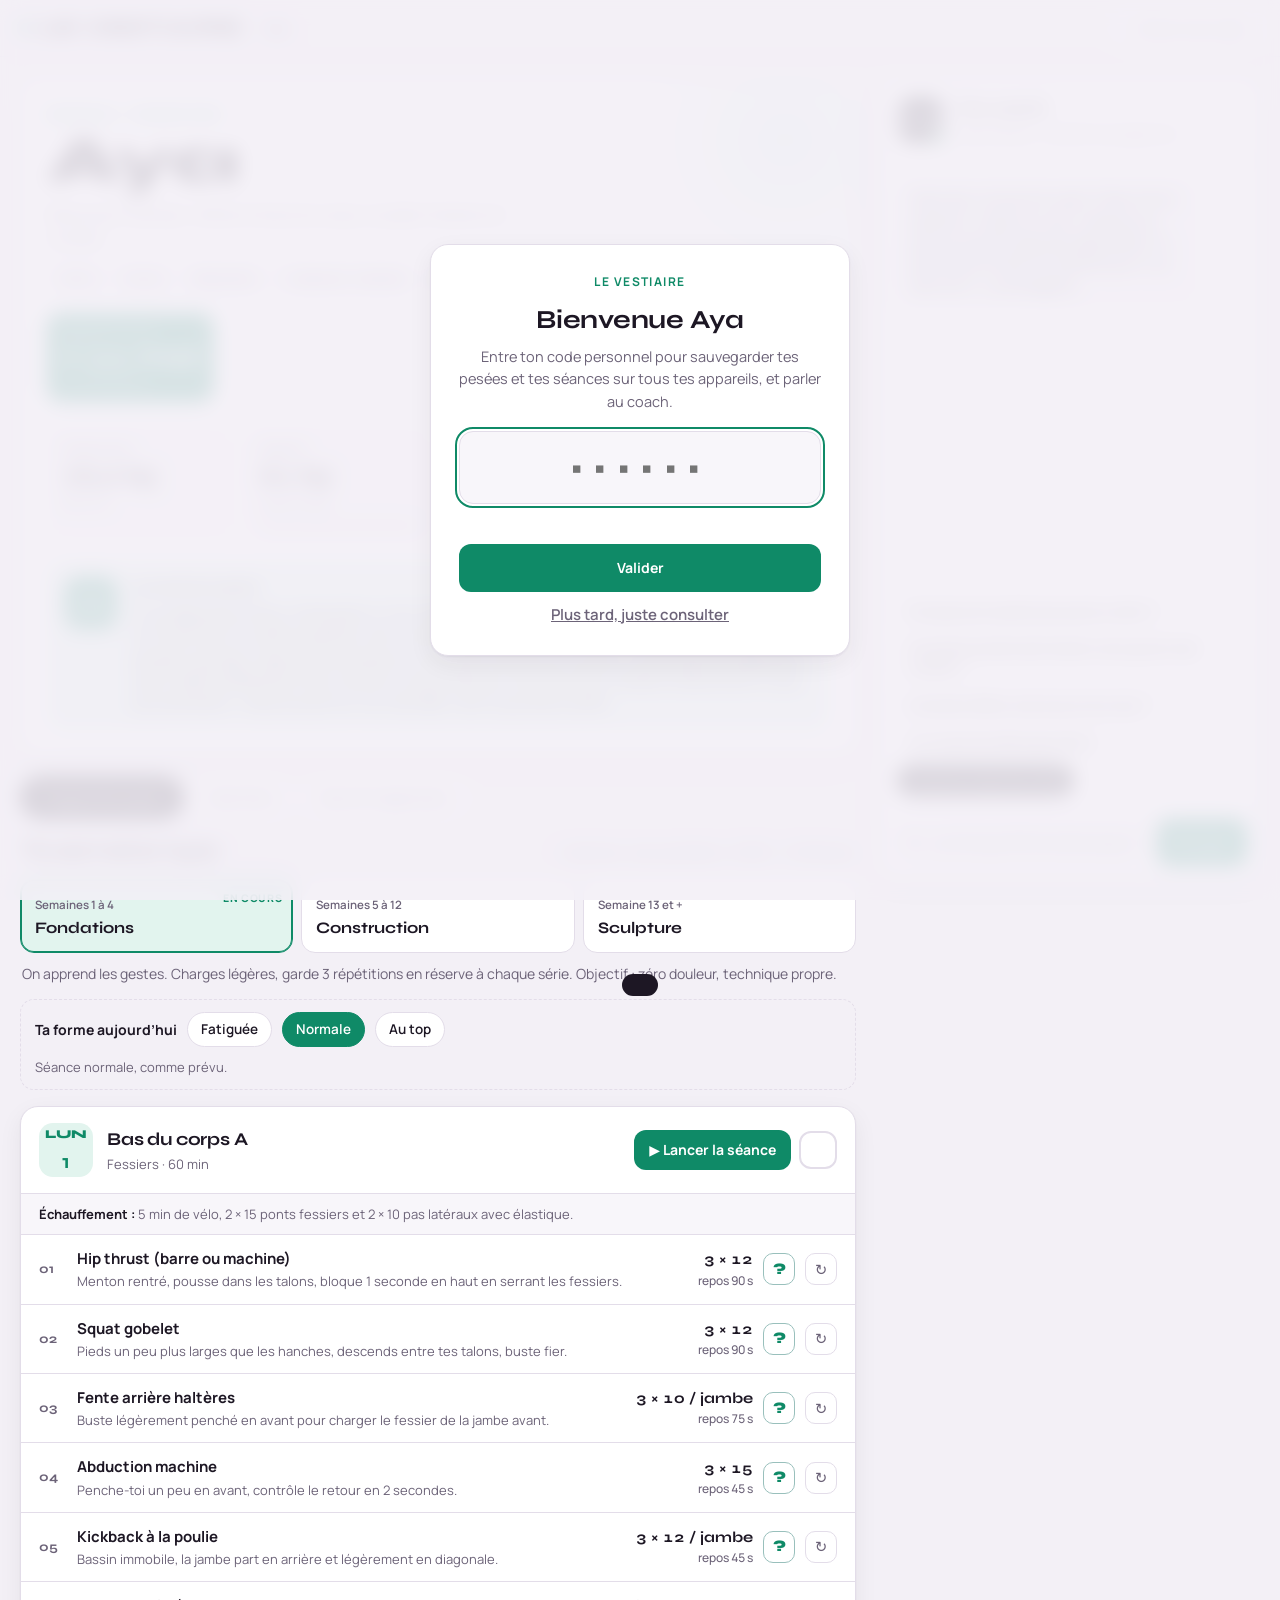
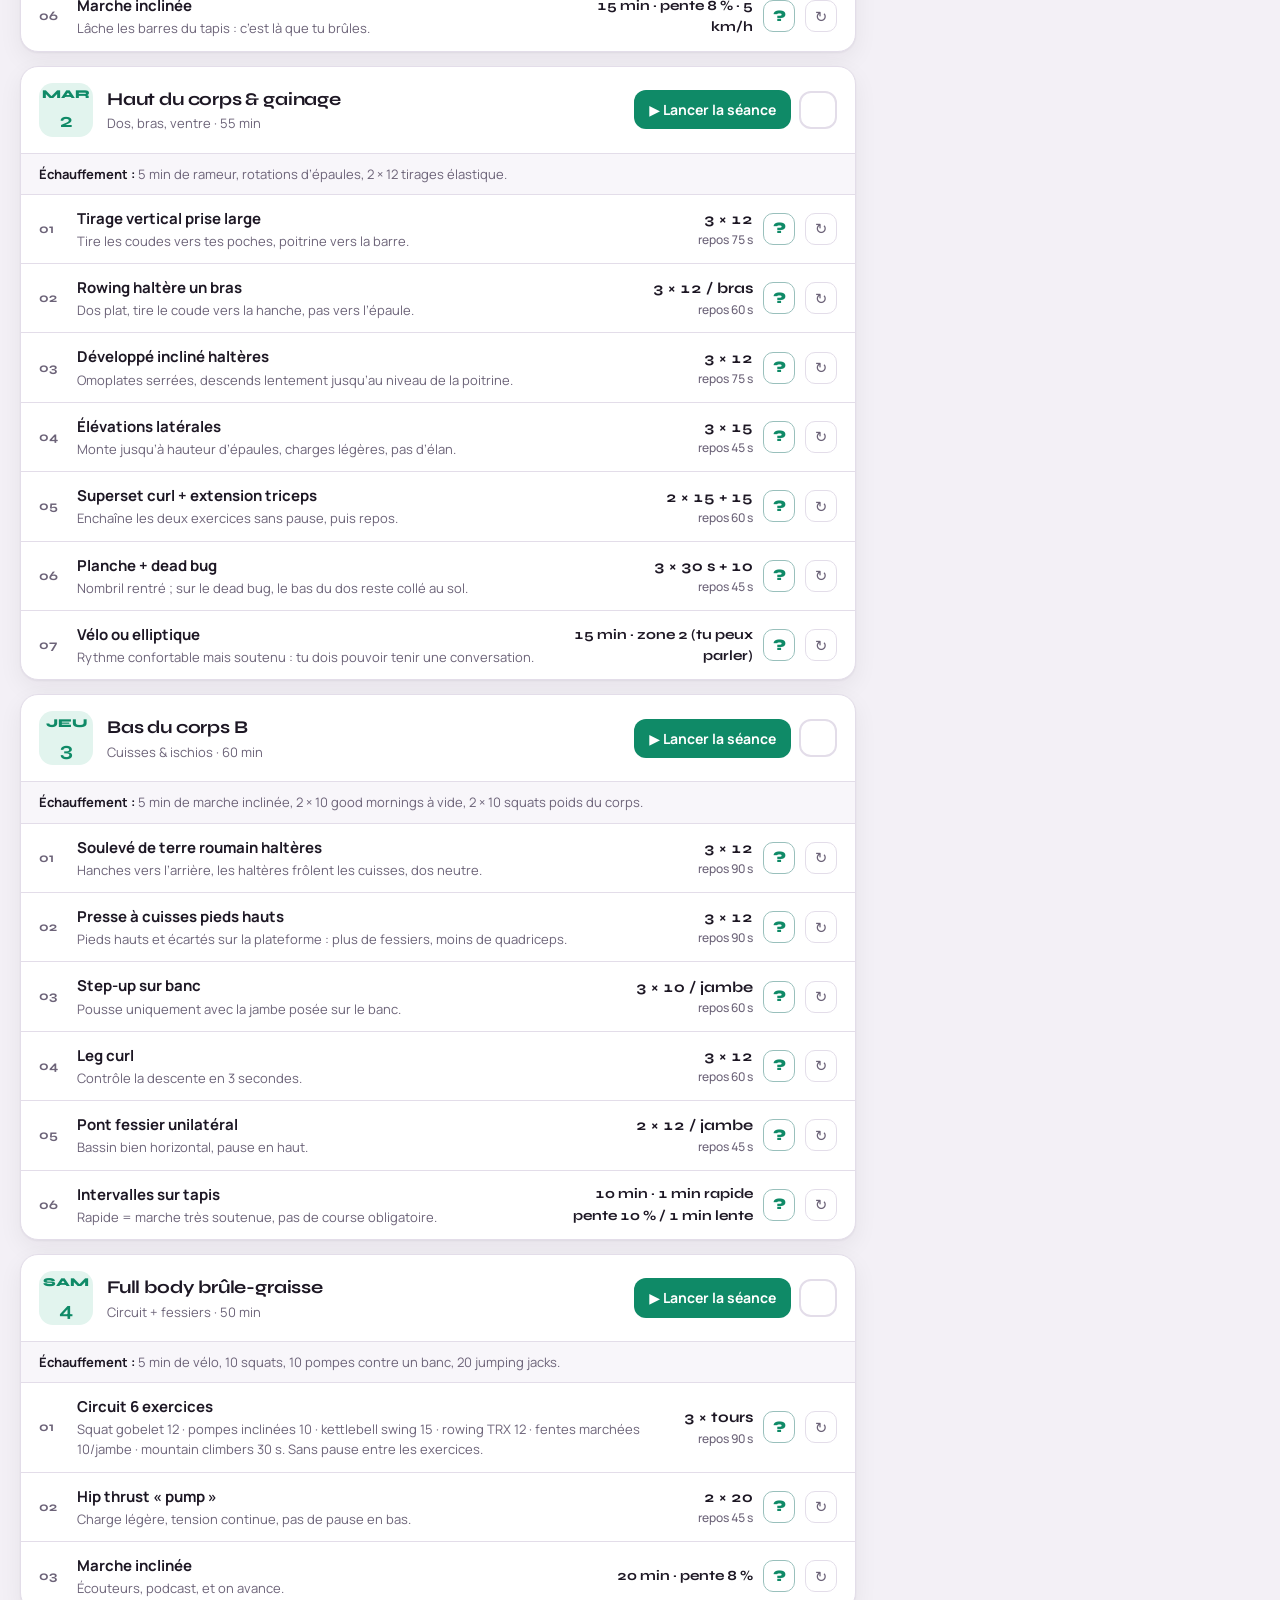
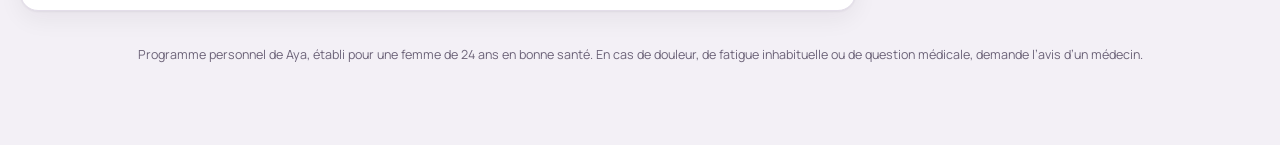
<file: aya/index.html>
<!DOCTYPE html>
<html lang="fr">
<head>
<meta charset="utf-8">
<meta name="viewport" content="width=device-width, initial-scale=1">
<title>Le Vestiaire d’Aya</title>
<meta name="theme-color" content="#0f8a67">
<meta name="apple-mobile-web-app-capable" content="yes">
<meta name="apple-mobile-web-app-title" content="Vestiaire">
<link rel="icon" href="data:image/svg+xml,%3Csvg%20xmlns%3D'http%3A%2F%2Fwww.w3.org%2F2000%2Fsvg'%20viewBox%3D'0%200%2064%2064'%3E%3Crect%20width%3D'64'%20height%3D'64'%20rx%3D'16'%20fill%3D'%230f8a67'%2F%3E%3Ctext%20x%3D'32'%20y%3D'44'%20font-family%3D'Arial'%20font-weight%3D'900'%20font-size%3D'34'%20text-anchor%3D'middle'%20fill%3D'white'%3EA%3C%2Ftext%3E%3C%2Fsvg%3E">
<link rel="preconnect" href="https://fonts.googleapis.com">
<link rel="preconnect" href="https://fonts.gstatic.com" crossorigin>
<link href="https://fonts.googleapis.com/css2?family=Syne:wght@600;700;800&family=Manrope:wght@400;500;600;700&display=swap" rel="stylesheet">
<link rel="stylesheet" href="app.css">
</head>
<body data-who="aya">

<header class="top">
  <div class="top-in">
    <div class="brand"><i aria-hidden="true"></i>Le Vestiaire</div>
    <span class="who-tag">· Aya</span>
    <button class="pill" id="syncPill" data-state="local">○ Entrer mon code</button>
  </div>
</header>

<main class="wrap">
  <div>
    <section class="card hero" id="hero"></section>

    <div class="tabs" role="tablist">
      <button role="tab" aria-selected="true" data-tab="prog" id="tab-prog">Programme sport</button>
      <button role="tab" aria-selected="false" data-tab="nut" id="tab-nut">Nutrition</button>
      <button role="tab" aria-selected="false" data-tab="suivi" id="tab-suivi">Suivi & trajectoire</button>
    </div>

    <section class="panel" id="p-prog" role="tabpanel"></section>
    <section class="panel" id="p-nut" role="tabpanel" hidden></section>
    <section class="panel" id="p-suivi" role="tabpanel" hidden></section>
  </div>

  <aside class="card coach" id="coach" aria-label="Coach">
    <div class="coach-h">
      <div class="ph">CO</div>
      <div><b>Ton coach</b><small id="coachSub">Pose tes questions, je connais ton programme</small></div>
      <button class="x" id="coachClose" aria-label="Fermer le coach">✕</button>
    </div>
    <div class="msgs" id="msgs" aria-live="polite"></div>
    <div class="sugg" id="sugg"></div>
    <form class="compose" id="compose">
      <input id="q" autocomplete="off" placeholder="Ex. : je n’ai que 30 minutes aujourd’hui" aria-label="Ta question au coach">
      <button type="submit">Envoyer</button>
    </form>
  </aside>

  <footer>Programme personnel de Aya, établi pour une femme de 24 ans en bonne santé. En cas de douleur, de fatigue inhabituelle ou de question médicale, demande l’avis d’un médecin.</footer>
</main>

<button class="fab" id="fab">Parler au coach</button>

<div class="player" id="player" role="dialog" aria-modal="true" aria-label="Mode séance">
  <div class="card pl" id="pl"></div>
</div>
<div class="toast" id="toast"></div>
<div class="lock" id="lock" role="dialog" aria-modal="true" aria-labelledby="lockT">
  <form class="card" id="lockForm">
    <div class="eyebrow">Le Vestiaire</div>
    <h2 id="lockT">Bienvenue Aya</h2>
    <p>Entre ton code personnel pour sauvegarder tes pesées et tes séances sur tous tes appareils, et parler au coach.</p>
    <label for="pinIn" class="sr" style="position:absolute;left:-9999px">Code personnel</label>
    <input id="pinIn" inputmode="numeric" autocomplete="one-time-code" maxlength="6" placeholder="••••••">
    <div class="err" id="pinErr" aria-live="polite"></div>
    <button class="btn" type="submit">Valider</button>
    <button class="later" type="button" id="lockLater">Plus tard, juste consulter</button>
  </form>
</div>
<div class="sheet" id="guide" role="dialog" aria-modal="true" aria-label="Comment faire l’exercice"><div class="card" id="guideIn"></div></div>
<div class="sheet" id="lib" role="dialog" aria-modal="true" aria-label="Toutes les questions"><div class="card">
  <button class="close" data-sheetclose="1" aria-label="Fermer">✕</button>
  <div class="eyebrow">Ton coach</div><h2>Toutes les réponses</h2>
  <label for="libQ" style="position:absolute;left:-9999px">Rechercher une question</label>
  <input id="libQ" class="lib-search" placeholder="Rechercher : faim, genou, alcool, balance…" autocomplete="off">
  <div class="lib-cats" id="libCats"></div>
  <div class="lib-list" id="libList"></div>
</div></div>

<script>const P = {
 "aya": {
  "key": "aya",
  "name": "Aya",
  "age": 24,
  "h": 1.65,
  "w0": 76,
  "goal": 61,
  "level": "Débutante",
  "freq": 4,
  "tagline": "Retrouver l’osmose : affiner le haut du corps, sculpter fessiers et cuisses.",
  "chips": [
   "1,65 m",
   "24 ans",
   "Débutante",
   "4 séances / semaine",
   "Ancien max : 108 kg",
   "Déjà −30 kg"
  ],
  "kcal": 1700,
  "Pg": 120,
  "Gg": 180,
  "Lg": 55,
  "steps": "8 000 → 10 000 pas",
  "water": "2,5 L",
  "rate": 0.55,
  "rateAfter": null,
  "milestones": [
   {
    "kg": 72,
    "label": "−5 kg"
   },
   {
    "kg": 70,
    "label": "Ton plus bas historique"
   }
  ],
  "deadlines": [],
  "note": {
   "t": "Le mot du coach",
   "p": "Tu as déjà perdu 30 kg : la discipline, tu l’as. Maintenant on change de mission : construire. Le corps ne choisit pas où il perd sa graisse, donc ventre, bras et dos vont s’affiner avec la perte globale, pendant que deux séances par semaine construisent fessiers et cuisses. La silhouette se rééquilibre avant même d’atteindre 61 kg. Comme tu vas prendre du muscle en bas, la balance descendra un peu plus lentement : mesure aussi ton tour de taille, c’est lui qui dira la vérité."
  },
  "phases": [
   {
    "n": "Fondations",
    "w": "Semaines 1 à 4",
    "from": 1,
    "txt": "On apprend les gestes. Charges légères, garde 3 répétitions en réserve à chaque série. Objectif : zéro douleur, technique propre."
   },
   {
    "n": "Construction",
    "w": "Semaines 5 à 12",
    "from": 5,
    "txt": "Dès que tu réussis toutes les séries avec la bonne technique, ajoute 1 à 2 kg. Garde 1 à 2 répétitions en réserve."
   },
   {
    "n": "Sculpture",
    "w": "Semaine 13 et +",
    "from": 13,
    "txt": "Hip thrust et squat plus lourds, volume fessiers au maximum. C’est là que la forme se dessine."
   }
  ],
  "sessions": [
   {
    "day": "Lun",
    "title": "Bas du corps A",
    "focus": "Fessiers",
    "dur": "60 min",
    "warm": "5 min de vélo, 2 × 15 ponts fessiers et 2 × 10 pas latéraux avec élastique.",
    "ex": [
     {
      "n": "Hip thrust (barre ou machine)",
      "p": [
       [
        3,
        "12"
       ],
       [
        4,
        "10"
       ],
       [
        4,
        "8"
       ]
      ],
      "r": 90,
      "c": "Menton rentré, pousse dans les talons, bloque 1 seconde en haut en serrant les fessiers."
     },
     {
      "n": "Squat gobelet",
      "p": [
       [
        3,
        "12"
       ],
       [
        4,
        "10"
       ],
       [
        4,
        "8"
       ]
      ],
      "r": 90,
      "c": "Pieds un peu plus larges que les hanches, descends entre tes talons, buste fier."
     },
     {
      "n": "Fente arrière haltères",
      "p": [
       [
        3,
        "10 / jambe"
       ],
       [
        3,
        "10 / jambe"
       ],
       [
        4,
        "8 / jambe"
       ]
      ],
      "r": 75,
      "c": "Buste légèrement penché en avant pour charger le fessier de la jambe avant."
     },
     {
      "n": "Abduction machine",
      "p": [
       [
        3,
        "15"
       ],
       [
        3,
        "15-20"
       ],
       [
        3,
        "20 + 10 partielles"
       ]
      ],
      "r": 45,
      "c": "Penche-toi un peu en avant, contrôle le retour en 2 secondes."
     },
     {
      "n": "Kickback à la poulie",
      "p": [
       [
        3,
        "12 / jambe"
       ],
       [
        3,
        "15 / jambe"
       ],
       [
        3,
        "15 / jambe"
       ]
      ],
      "r": 45,
      "c": "Bassin immobile, la jambe part en arrière et légèrement en diagonale."
     },
     {
      "n": "Marche inclinée",
      "cardio": [
       "15 min · pente 8 % · 5 km/h",
       "20 min · pente 10 % · 5 km/h",
       "20 min · pente 12 % · 5 km/h"
      ],
      "c": "Lâche les barres du tapis : c’est là que tu brûles."
     }
    ]
   },
   {
    "day": "Mar",
    "title": "Haut du corps & gainage",
    "focus": "Dos, bras, ventre",
    "dur": "55 min",
    "warm": "5 min de rameur, rotations d’épaules, 2 × 12 tirages élastique.",
    "ex": [
     {
      "n": "Tirage vertical prise large",
      "p": [
       [
        3,
        "12"
       ],
       [
        3,
        "10"
       ],
       [
        4,
        "10"
       ]
      ],
      "r": 75,
      "c": "Tire les coudes vers tes poches, poitrine vers la barre."
     },
     {
      "n": "Rowing haltère un bras",
      "p": [
       [
        3,
        "12 / bras"
       ],
       [
        3,
        "10 / bras"
       ],
       [
        4,
        "10 / bras"
       ]
      ],
      "r": 60,
      "c": "Dos plat, tire le coude vers la hanche, pas vers l’épaule."
     },
     {
      "n": "Développé incliné haltères",
      "p": [
       [
        3,
        "12"
       ],
       [
        3,
        "10"
       ],
       [
        3,
        "10"
       ]
      ],
      "r": 75,
      "c": "Omoplates serrées, descends lentement jusqu’au niveau de la poitrine."
     },
     {
      "n": "Élévations latérales",
      "p": [
       [
        3,
        "15"
       ],
       [
        3,
        "15"
       ],
       [
        4,
        "15"
       ]
      ],
      "r": 45,
      "c": "Monte jusqu’à hauteur d’épaules, charges légères, pas d’élan."
     },
     {
      "n": "Superset curl + extension triceps",
      "p": [
       [
        2,
        "15 + 15"
       ],
       [
        3,
        "12 + 12"
       ],
       [
        3,
        "12 + 12"
       ]
      ],
      "r": 60,
      "c": "Enchaîne les deux exercices sans pause, puis repos."
     },
     {
      "n": "Planche + dead bug",
      "p": [
       [
        3,
        "30 s + 10"
       ],
       [
        3,
        "40 s + 12"
       ],
       [
        3,
        "50 s + 14"
       ]
      ],
      "r": 45,
      "c": "Nombril rentré ; sur le dead bug, le bas du dos reste collé au sol."
     },
     {
      "n": "Vélo ou elliptique",
      "cardio": [
       "15 min · zone 2 (tu peux parler)",
       "20 min · zone 2",
       "20 min · zone 2"
      ],
      "c": "Rythme confortable mais soutenu : tu dois pouvoir tenir une conversation."
     }
    ]
   },
   {
    "day": "Jeu",
    "title": "Bas du corps B",
    "focus": "Cuisses & ischios",
    "dur": "60 min",
    "warm": "5 min de marche inclinée, 2 × 10 good mornings à vide, 2 × 10 squats poids du corps.",
    "ex": [
     {
      "n": "Soulevé de terre roumain haltères",
      "p": [
       [
        3,
        "12"
       ],
       [
        4,
        "10"
       ],
       [
        4,
        "8"
       ]
      ],
      "r": 90,
      "c": "Hanches vers l’arrière, les haltères frôlent les cuisses, dos neutre."
     },
     {
      "n": "Presse à cuisses pieds hauts",
      "p": [
       [
        3,
        "12"
       ],
       [
        4,
        "10"
       ],
       [
        4,
        "10"
       ]
      ],
      "r": 90,
      "c": "Pieds hauts et écartés sur la plateforme : plus de fessiers, moins de quadriceps."
     },
     {
      "n": "Step-up sur banc",
      "p": [
       [
        3,
        "10 / jambe"
       ],
       [
        3,
        "12 / jambe"
       ],
       [
        4,
        "10 / jambe"
       ]
      ],
      "r": 60,
      "c": "Pousse uniquement avec la jambe posée sur le banc."
     },
     {
      "n": "Leg curl",
      "p": [
       [
        3,
        "12"
       ],
       [
        3,
        "12"
       ],
       [
        4,
        "10"
       ]
      ],
      "r": 60,
      "c": "Contrôle la descente en 3 secondes."
     },
     {
      "n": "Pont fessier unilatéral",
      "p": [
       [
        2,
        "12 / jambe"
       ],
       [
        3,
        "12 / jambe"
       ],
       [
        3,
        "15 / jambe"
       ]
      ],
      "r": 45,
      "c": "Bassin bien horizontal, pause en haut."
     },
     {
      "n": "Intervalles sur tapis",
      "cardio": [
       "10 min · 1 min rapide pente 10 % / 1 min lente",
       "12 min · même format",
       "14 min · même format"
      ],
      "c": "Rapide = marche très soutenue, pas de course obligatoire."
     }
    ]
   },
   {
    "day": "Sam",
    "title": "Full body brûle-graisse",
    "focus": "Circuit + fessiers",
    "dur": "50 min",
    "warm": "5 min de vélo, 10 squats, 10 pompes contre un banc, 20 jumping jacks.",
    "ex": [
     {
      "n": "Circuit 6 exercices",
      "p": [
       [
        3,
        "tours"
       ],
       [
        4,
        "tours"
       ],
       [
        4,
        "tours"
       ]
      ],
      "r": 90,
      "c": "Squat gobelet 12 · pompes inclinées 10 · kettlebell swing 15 · rowing TRX 12 · fentes marchées 10/jambe · mountain climbers 30 s. Sans pause entre les exercices."
     },
     {
      "n": "Hip thrust « pump »",
      "p": [
       [
        2,
        "20"
       ],
       [
        2,
        "20"
       ],
       [
        3,
        "20"
       ]
      ],
      "r": 45,
      "c": "Charge légère, tension continue, pas de pause en bas."
     },
     {
      "n": "Marche inclinée",
      "cardio": [
       "20 min · pente 8 %",
       "25 min · pente 10 %",
       "30 min · pente 10-12 %"
      ],
      "c": "Écouteurs, podcast, et on avance."
     }
    ]
   }
  ],
  "meals": [
   {
    "k": "Petit-déjeuner",
    "h": "7h-9h",
    "opts": [
     {
      "n": "Bowl skyr & avoine",
      "l": [
       "250 g de skyr nature",
       "40 g de flocons d’avoine",
       "½ banane",
       "10 g de beurre de cacahuète"
      ],
      "kcal": 420,
      "p": 34
     },
     {
      "n": "Œufs & pain complet",
      "l": [
       "2 œufs + 2 blancs",
       "70 g de pain complet",
       "1 fruit"
      ],
      "kcal": 405,
      "p": 28
     },
     {
      "n": "Pancakes protéinés",
      "l": [
       "40 g d’avoine mixée",
       "1 œuf + 150 g de fromage blanc 0 %",
       "100 g de myrtilles, 1 cc de miel"
      ],
      "kcal": 380,
      "p": 25
     }
    ]
   },
   {
    "k": "Déjeuner",
    "h": "12h-13h30",
    "opts": [
     {
      "n": "Poulet, riz & légumes",
      "l": [
       "150 g de poulet",
       "180 g de riz basmati cuit",
       "Légumes à volonté",
       "1 cs d’huile d’olive"
      ],
      "kcal": 540,
      "p": 52
     },
     {
      "n": "Bowl saumon quinoa",
      "l": [
       "120 g de saumon",
       "150 g de quinoa cuit",
       "¼ d’avocat, concombre",
       "50 g d’edamame"
      ],
      "kcal": 570,
      "p": 40
     },
     {
      "n": "Wrap dinde feta",
      "l": [
       "1 grande tortilla complète",
       "120 g de dinde",
       "30 g de feta, crudités",
       "Sauce yaourt-citron"
      ],
      "kcal": 480,
      "p": 40
     }
    ]
   },
   {
    "k": "Collation",
    "h": "16h ou après séance",
    "opts": [
     {
      "n": "Fromage blanc & amandes",
      "l": [
       "200 g de fromage blanc 0 %",
       "15 g d’amandes"
      ],
      "kcal": 190,
      "p": 19
     },
     {
      "n": "Shaker & pomme",
      "l": [
       "30 g de whey",
       "1 pomme"
      ],
      "kcal": 175,
      "p": 24
     },
     {
      "n": "Galettes de riz & jambon",
      "l": [
       "2 galettes de riz",
       "2 tranches de jambon blanc",
       "1 carré de chocolat noir"
      ],
      "kcal": 195,
      "p": 15
     }
    ]
   },
   {
    "k": "Dîner",
    "h": "19h-21h",
    "opts": [
     {
      "n": "Cabillaud & patate douce",
      "l": [
       "150 g de cabillaud",
       "200 g de patate douce",
       "Haricots verts",
       "1 cs d’huile + 1 yaourt nature"
      ],
      "kcal": 480,
      "p": 36
     },
     {
      "n": "Pâtes bolognaise maison",
      "l": [
       "125 g de steak haché 5 %",
       "70 g de pâtes complètes (cru)",
       "Sauce tomate, courgettes",
       "15 g de parmesan"
      ],
      "kcal": 520,
      "p": 43
     },
     {
      "n": "Omelette garnie",
      "l": [
       "3 œufs + légumes poêlés",
       "150 g de pommes de terre",
       "30 g d’emmental, salade",
       "1 cs d’huile"
      ],
      "kcal": 575,
      "p": 32
     }
    ]
   }
  ],
  "rules": [
   [
    "Une protéine à chaque repas",
    "Viande, poisson, œufs, skyr, fromage blanc, tofu : c’est ce qui construit le fessier et coupe la faim."
   ],
   [
    "Les glucides autour des séances jambes",
    "Lundi et jeudi, ajoute 50 g de riz ou de patate douce au repas qui suit la séance."
   ],
   [
    "La moitié de l’assiette en légumes",
    "Midi et soir. Du volume, des fibres, très peu de calories."
   ],
   [
    "2,5 L d’eau par jour",
    "Une gourde de 1 L le matin, une l’après-midi, le reste aux repas."
   ],
   [
    "Un repas plaisir par semaine",
    "Sans culpabilité. Le repas suivant, on reprend le plan normalement."
   ]
  ],
  "shop": {
   "Protéines": [
    "Blancs de poulet / dinde",
    "Cabillaud, saumon",
    "Steak haché 5 %",
    "Œufs (x 18)",
    "Skyr, fromage blanc 0 %"
   ],
   "Féculents": [
    "Riz basmati",
    "Flocons d’avoine",
    "Patates douces",
    "Pâtes complètes, quinoa",
    "Pain complet"
   ],
   "Fruits & légumes": [
    "Haricots verts, courgettes",
    "Brocolis, salade",
    "Bananes, pommes",
    "Myrtilles (surgelées)",
    "Avocat, concombre"
   ],
   "Placard": [
    "Huile d’olive",
    "Beurre de cacahuète",
    "Amandes",
    "Chocolat noir 70 %",
    "Whey (facultatif)"
   ]
  },
  "faq": [
   {
    "c": "Pour toi",
    "q": "Pourquoi je ne perds pas que du ventre ?",
    "k": "ventre perdre cibler localement bras dos zone",
    "a": "Personne ne peut cibler la perte de graisse sur une zone. Le ventre, les bras et le dos s’affinent avec la perte globale. Ce qu’on peut cibler, c’est le muscle : c’est pour ça que tu as deux séances bas du corps. Mesure ton tour de taille chaque semaine, c’est souvent lui qui bouge avant la balance."
   },
   {
    "c": "Pour toi",
    "q": "Comment prendre des fessiers sans grossir des cuisses ?",
    "k": "fessiers cuisses grossir prendre volume bas corps",
    "a": "Ton programme met l’accent sur les exercices où le fessier travaille le plus : hip thrust, fentes avec le buste penché, kickback, abduction, presse avec les pieds hauts. En déficit calorique, tes cuisses vont s’affiner pendant que tes fessiers prennent de la forme."
   },
   {
    "c": "Pour toi",
    "q": "Comment affiner mes bras et mon dos ?",
    "k": "affiner bras dos epaules haut corps gros",
    "a": "Par la perte de gras globale, et en gardant le muscle avec la séance du mardi. Ton haut du corps est déjà fort : on l’entretient sans chercher à le développer. Les élévations latérales et le tirage dessinent une taille plus fine visuellement."
   },
   {
    "c": "Pour toi",
    "q": "Je n’ai pas de salle aujourd’hui",
    "k": "salle maison domicile pas salle fermee chez moi",
    "a": "Séance maison de 30 min : 4 tours de 15 ponts fessiers, 12 squats sumo, 10 fentes arrière par jambe, 10 pompes sur les genoux, 30 s de planche. 60 s de repos entre les tours, puis 30 min de marche rapide dehors."
   },
   {
    "c": "Pour toi",
    "q": "Je débute : c’est normal de trembler ?",
    "k": "trembler debutante normal tremble muscles",
    "a": "Oui, c’est très normal au début : ton système nerveux apprend à coordonner les muscles. Ça disparaît en 2 à 4 semaines. Garde des charges légères pendant la phase Fondations."
   },
   {
    "c": "Pour toi",
    "q": "Je n’ai jamais fait de musculation, par où commencer ?",
    "k": "jamais fait debut commencer premiere fois musculation debutante",
    "a": "Commence par la phase Fondations : charges légères, 3 répétitions en réserve, et ouvre la fiche « Comment faire » de chaque exercice avant de le tenter. Le mode séance te guide série par série. Les 2 premières semaines, l’objectif est seulement d’apprendre les gestes."
   },
   {
    "c": "Pour toi",
    "q": "Je prends du poids alors que je fais tout bien",
    "k": "prends poids grossi monte muscle tout bien",
    "a": "En début de musculation, les muscles stockent plus d’eau et de glycogène : 0,5 à 1 kg de plus sur la balance, c’est fréquent. Regarde ton tour de taille et tes photos. Si la tendance sur 3 semaines ne baisse pas, on ajustera."
   },
   {
    "c": "Pour toi",
    "q": "Pourquoi 4 séances et pas plus ?",
    "k": "pourquoi 4 seances plus 5 6 tous les jours",
    "a": "C’est le bon équilibre pour une débutante : assez pour progresser, assez de repos pour que les muscles se construisent. Les autres jours, tu marches. Tu pourras passer à 5 séances après 3 mois si tu en as envie."
   },
   {
    "c": "Pour toi",
    "q": "J’ai peur de reprendre mes kilos",
    "k": "peur reprendre kilos rechute yoyo maintenir",
    "a": "Tu as déjà prouvé que tu sais perdre 30 kg. Ce qui protège de la reprise, c’est exactement ce qu’on construit : du muscle, une alimentation que tu peux tenir toute ta vie, et des habitudes. À 61 kg, on remontera les calories progressivement pour stabiliser."
   },
   {
    "c": "Pour toi",
    "q": "Et quand j’aurai atteint 61 kg ?",
    "k": "apres objectif atteint 61 maintien stabiliser",
    "a": "On passe en maintien : +100 à 150 kcal par semaine jusqu’à stabiliser le poids, en gardant les 4 séances. C’est souvent à ce moment que les fessiers prennent le plus de forme."
   }
  ],
  "profil": "Profil : débutante, ancien poids max 108 kg (déjà −30 kg), plus bas 70 kg. Veut perdre du gras en général (ventre, bras, dos) et prendre un peu de muscle aux fessiers et cuisses ; haut du corps déjà fort. Marche au quotidien, disponible tous les jours, dort 8 h, mange équilibré 2 à 3 repas. Très motivée."
 }
};</script>
<script src="app.js"></script>

</body>
</html>
</file>
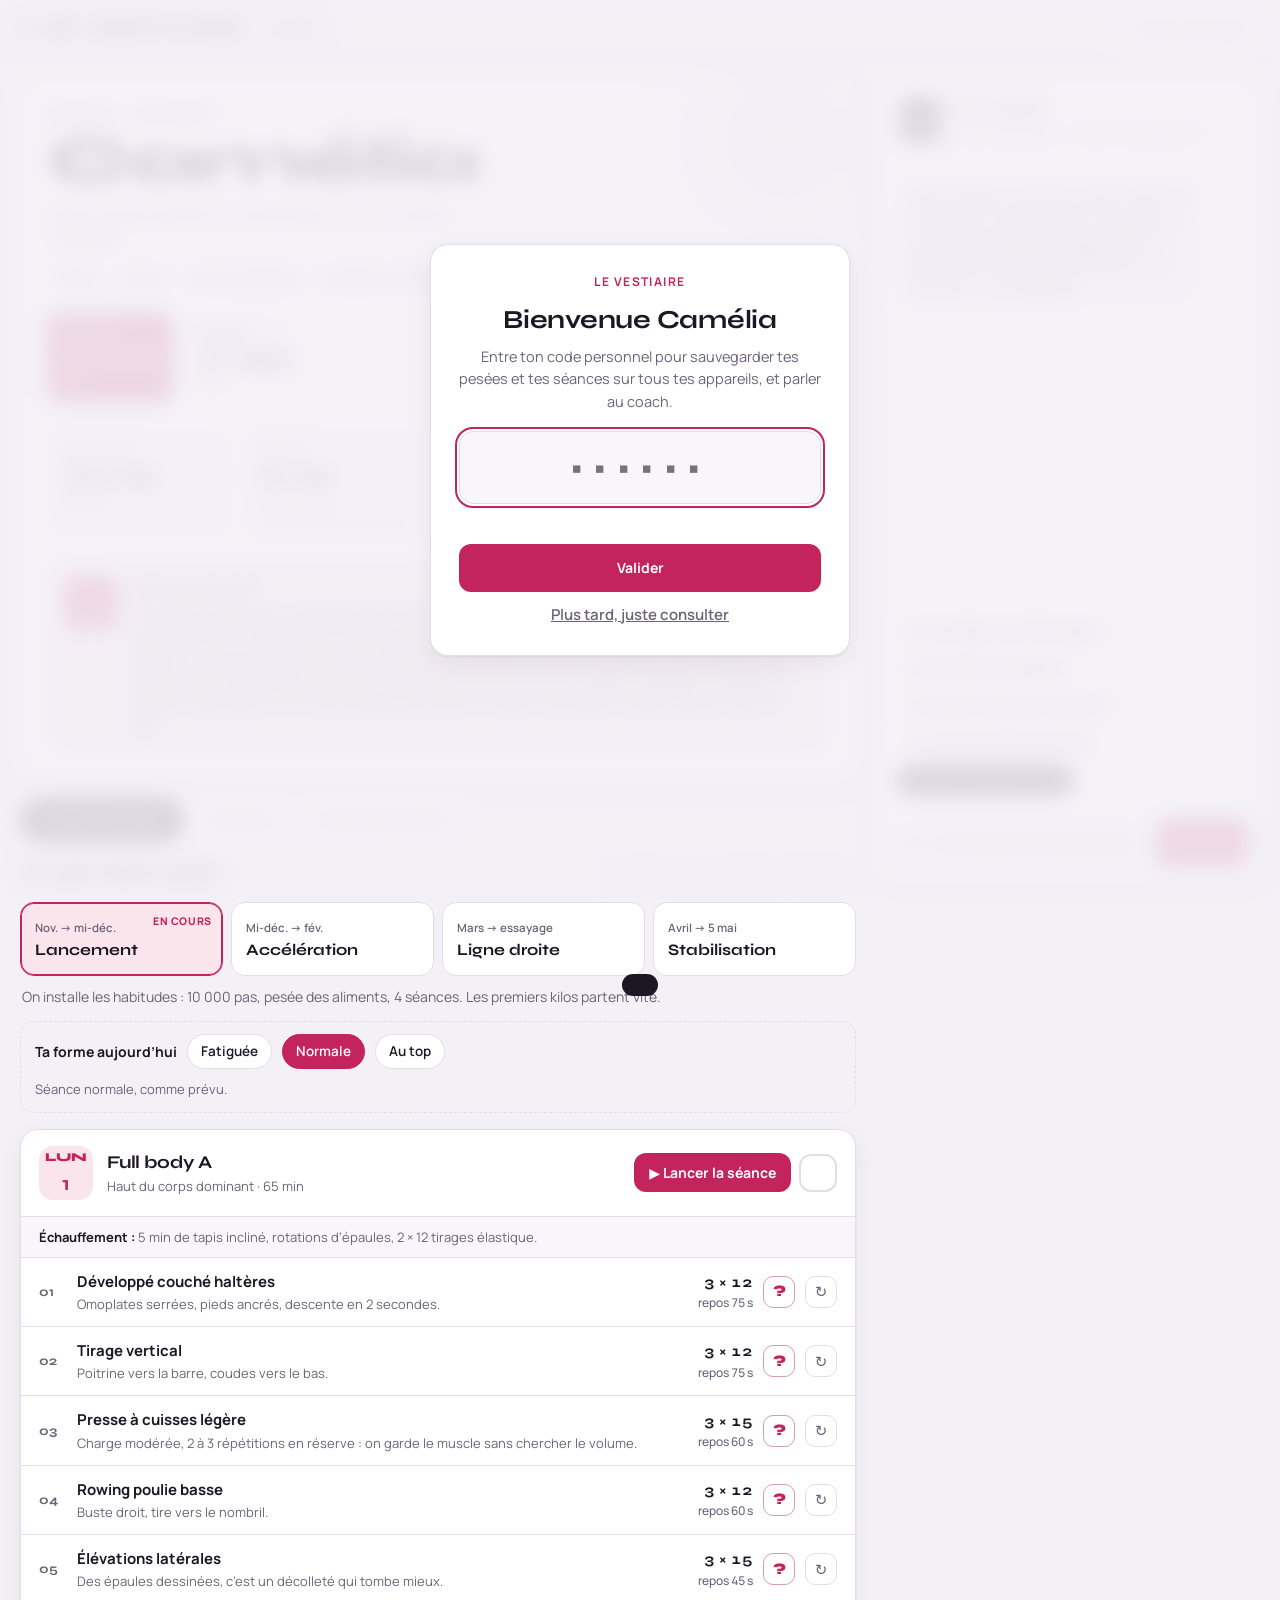
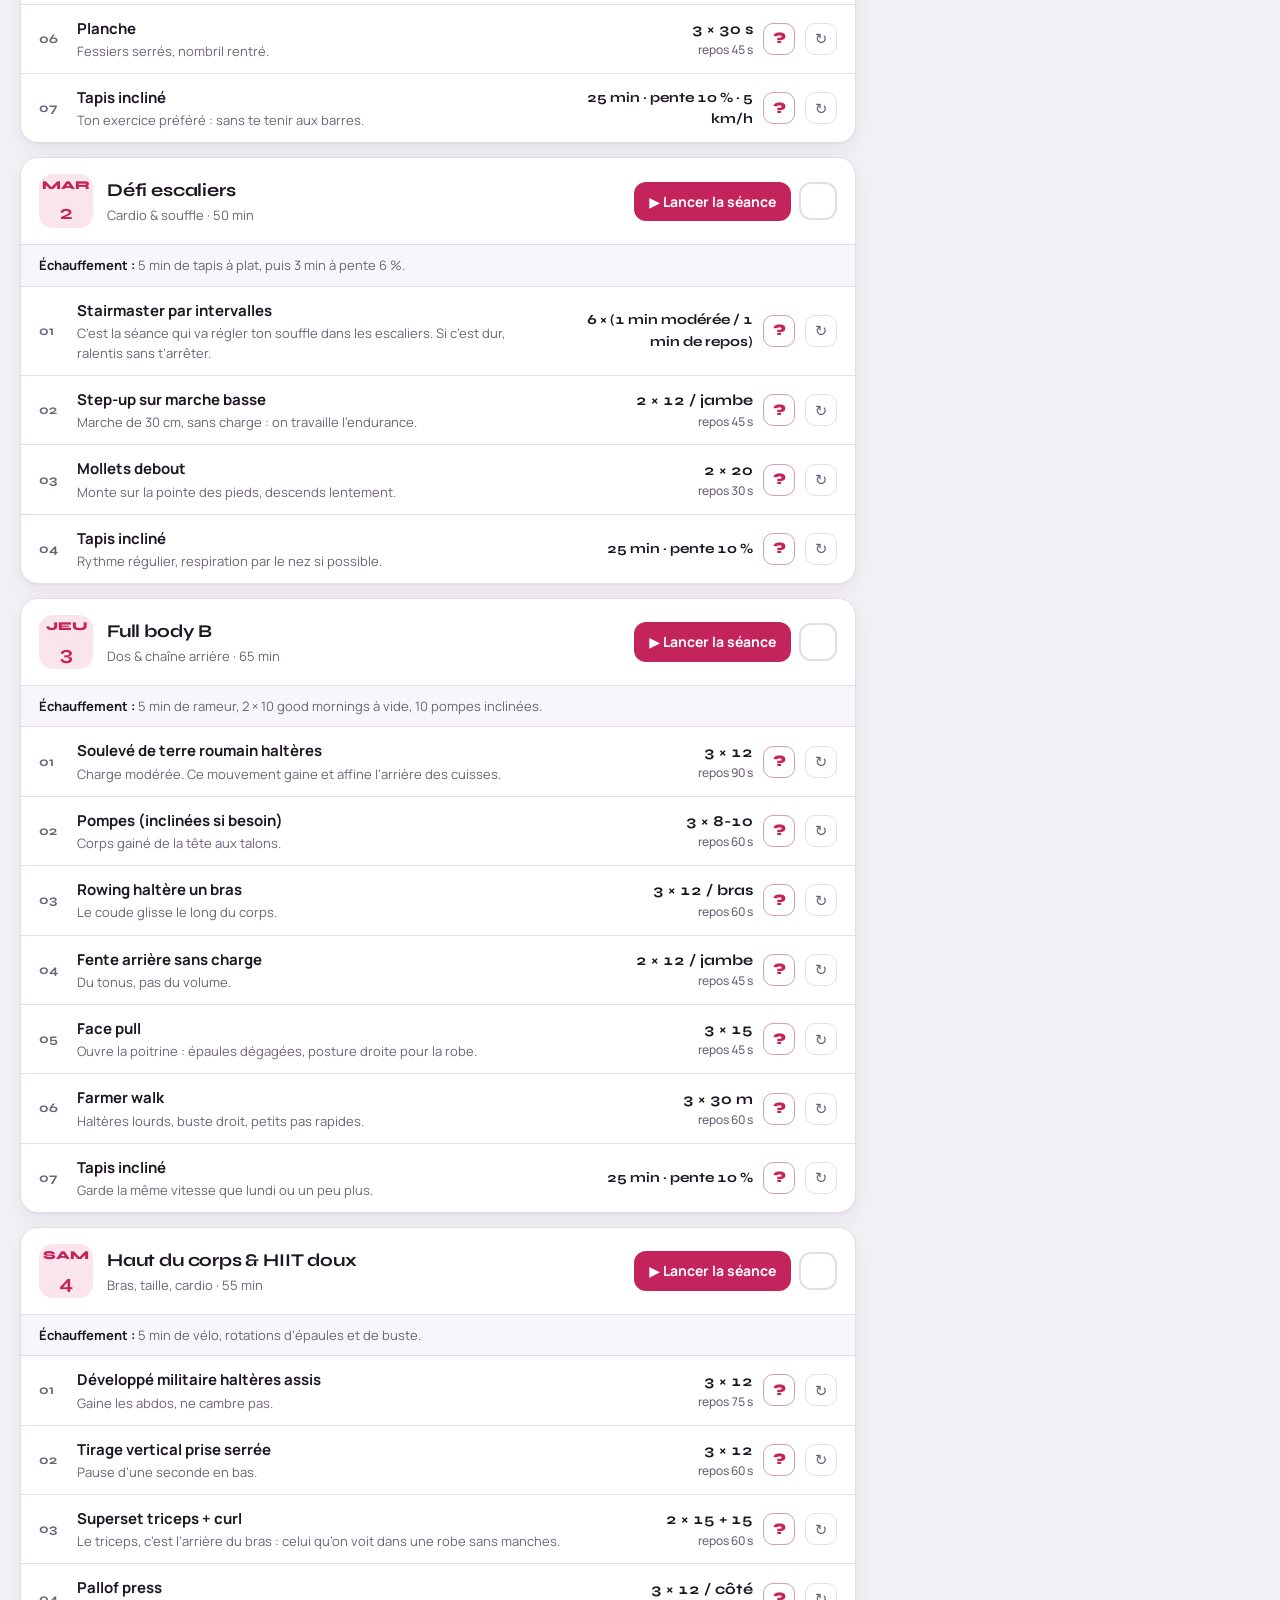
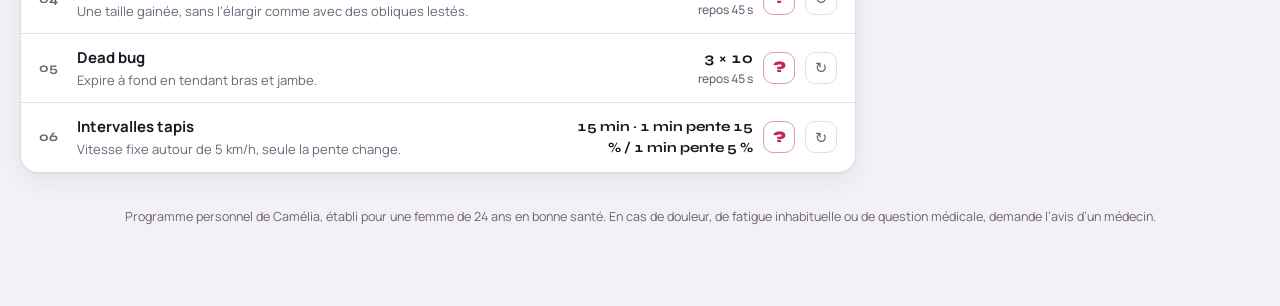
<file: camelia/index.html>
<!DOCTYPE html>
<html lang="fr">
<head>
<meta charset="utf-8">
<meta name="viewport" content="width=device-width, initial-scale=1">
<title>Le Vestiaire de Camélia</title>
<meta name="theme-color" content="#c3245b">
<meta name="apple-mobile-web-app-capable" content="yes">
<meta name="apple-mobile-web-app-title" content="Vestiaire">
<link rel="icon" href="data:image/svg+xml,%3Csvg%20xmlns%3D'http%3A%2F%2Fwww.w3.org%2F2000%2Fsvg'%20viewBox%3D'0%200%2064%2064'%3E%3Crect%20width%3D'64'%20height%3D'64'%20rx%3D'16'%20fill%3D'%23c3245b'%2F%3E%3Ctext%20x%3D'32'%20y%3D'44'%20font-family%3D'Arial'%20font-weight%3D'900'%20font-size%3D'34'%20text-anchor%3D'middle'%20fill%3D'white'%3EC%3C%2Ftext%3E%3C%2Fsvg%3E">
<link rel="preconnect" href="https://fonts.googleapis.com">
<link rel="preconnect" href="https://fonts.gstatic.com" crossorigin>
<link href="https://fonts.googleapis.com/css2?family=Syne:wght@600;700;800&family=Manrope:wght@400;500;600;700&display=swap" rel="stylesheet">
<link rel="stylesheet" href="app.css">
</head>
<body data-who="camelia">

<header class="top">
  <div class="top-in">
    <div class="brand"><i aria-hidden="true"></i>Le Vestiaire</div>
    <span class="who-tag">· Camélia</span>
    <button class="pill" id="syncPill" data-state="local">○ Entrer mon code</button>
  </div>
</header>

<main class="wrap">
  <div>
    <section class="card hero" id="hero"></section>

    <div class="tabs" role="tablist">
      <button role="tab" aria-selected="true" data-tab="prog" id="tab-prog">Programme sport</button>
      <button role="tab" aria-selected="false" data-tab="nut" id="tab-nut">Nutrition</button>
      <button role="tab" aria-selected="false" data-tab="suivi" id="tab-suivi">Suivi & trajectoire</button>
    </div>

    <section class="panel" id="p-prog" role="tabpanel"></section>
    <section class="panel" id="p-nut" role="tabpanel" hidden></section>
    <section class="panel" id="p-suivi" role="tabpanel" hidden></section>
  </div>

  <aside class="card coach" id="coach" aria-label="Coach">
    <div class="coach-h">
      <div class="ph">CO</div>
      <div><b>Ton coach</b><small id="coachSub">Pose tes questions, je connais ton programme</small></div>
      <button class="x" id="coachClose" aria-label="Fermer le coach">✕</button>
    </div>
    <div class="msgs" id="msgs" aria-live="polite"></div>
    <div class="sugg" id="sugg"></div>
    <form class="compose" id="compose">
      <input id="q" autocomplete="off" placeholder="Ex. : je n’ai que 30 minutes aujourd’hui" aria-label="Ta question au coach">
      <button type="submit">Envoyer</button>
    </form>
  </aside>

  <footer>Programme personnel de Camélia, établi pour une femme de 24 ans en bonne santé. En cas de douleur, de fatigue inhabituelle ou de question médicale, demande l’avis d’un médecin.</footer>
</main>

<button class="fab" id="fab">Parler au coach</button>

<div class="player" id="player" role="dialog" aria-modal="true" aria-label="Mode séance">
  <div class="card pl" id="pl"></div>
</div>
<div class="toast" id="toast"></div>
<div class="lock" id="lock" role="dialog" aria-modal="true" aria-labelledby="lockT">
  <form class="card" id="lockForm">
    <div class="eyebrow">Le Vestiaire</div>
    <h2 id="lockT">Bienvenue Camélia</h2>
    <p>Entre ton code personnel pour sauvegarder tes pesées et tes séances sur tous tes appareils, et parler au coach.</p>
    <label for="pinIn" class="sr" style="position:absolute;left:-9999px">Code personnel</label>
    <input id="pinIn" inputmode="numeric" autocomplete="one-time-code" maxlength="6" placeholder="••••••">
    <div class="err" id="pinErr" aria-live="polite"></div>
    <button class="btn" type="submit">Valider</button>
    <button class="later" type="button" id="lockLater">Plus tard, juste consulter</button>
  </form>
</div>
<div class="sheet" id="guide" role="dialog" aria-modal="true" aria-label="Comment faire l’exercice"><div class="card" id="guideIn"></div></div>
<div class="sheet" id="lib" role="dialog" aria-modal="true" aria-label="Toutes les questions"><div class="card">
  <button class="close" data-sheetclose="1" aria-label="Fermer">✕</button>
  <div class="eyebrow">Ton coach</div><h2>Toutes les réponses</h2>
  <label for="libQ" style="position:absolute;left:-9999px">Rechercher une question</label>
  <input id="libQ" class="lib-search" placeholder="Rechercher : faim, genou, alcool, balance…" autocomplete="off">
  <div class="lib-cats" id="libCats"></div>
  <div class="lib-list" id="libList"></div>
</div></div>

<script>const P = {
 "camelia": {
  "key": "camelia",
  "name": "Camélia",
  "age": 24,
  "h": 1.65,
  "w0": 76,
  "goal": 61,
  "level": "3 ans de pratique",
  "freq": 4,
  "tagline": "Perdre 15 kg en gardant ta morphologie, et arriver prête à l’essayage.",
  "chips": [
   "1,65 m",
   "24 ans",
   "3 ans de pratique",
   "4 séances / semaine",
   "Fan de tapis incliné",
   "Record : 68 kg"
  ],
  "kcal": 1550,
  "Pg": 125,
  "Gg": 150,
  "Lg": 50,
  "steps": "10 000 pas",
  "water": "2 L",
  "rate": 0.6,
  "rateAfter": 0.2,
  "milestones": [
   {
    "kg": 68,
    "label": "Ton ancien record"
   }
  ],
  "deadlines": [
   {
    "d": "2027-04-01",
    "label": "Essayage"
   },
   {
    "d": "2027-05-05",
    "label": "Mariage"
   }
  ],
  "note": {
   "t": "Le mot du coach",
   "p": "Ton calendrier est clair : essayage début avril, mariage le 5 mai. On vise environ 63 kg à l’essayage, puis on stabilise : si tu perds encore beaucoup après, la robe flottera et les retouches seront lourdes. Tu manges déjà autour de 1 500 kcal et tu as repris un peu : le problème vient rarement du chiffre, plutôt de la précision et du sommeil. Pour le bas du corps : charges modérées et répétitions hautes, tu gardes le tonus sans prendre de volume. Le tapis incliné que tu aimes reste au cœur du plan."
  },
  "phases": [
   {
    "n": "Lancement",
    "w": "Nov. → mi-déc.",
    "from": 1,
    "txt": "On installe les habitudes : 10 000 pas, pesée des aliments, 4 séances. Les premiers kilos partent vite."
   },
   {
    "n": "Accélération",
    "w": "Mi-déc. → fév.",
    "from": 7,
    "txt": "Plus de cardio incliné, plus d’intervalles. On passe sous 68 kg pendant cette phase."
   },
   {
    "n": "Ligne droite",
    "w": "Mars → essayage",
    "from": 16,
    "txt": "On tient le cap, zéro régime extrême. Tu arrives à l’essayage avec ton vrai corps, en forme."
   },
   {
    "n": "Stabilisation",
    "w": "Avril → 5 mai",
    "from": 22,
    "txt": "Calories remontées de 100 à 150 kcal. On garde le poids stable pour que la robe tombe parfaitement."
   }
  ],
  "sessions": [
   {
    "day": "Lun",
    "title": "Full body A",
    "focus": "Haut du corps dominant",
    "dur": "65 min",
    "warm": "5 min de tapis incliné, rotations d’épaules, 2 × 12 tirages élastique.",
    "ex": [
     {
      "n": "Développé couché haltères",
      "p": [
       [
        3,
        "12"
       ],
       [
        4,
        "10"
       ],
       [
        4,
        "10"
       ]
      ],
      "r": 75,
      "c": "Omoplates serrées, pieds ancrés, descente en 2 secondes."
     },
     {
      "n": "Tirage vertical",
      "p": [
       [
        3,
        "12"
       ],
       [
        4,
        "10"
       ],
       [
        4,
        "10"
       ]
      ],
      "r": 75,
      "c": "Poitrine vers la barre, coudes vers le bas."
     },
     {
      "n": "Presse à cuisses légère",
      "p": [
       [
        3,
        "15"
       ],
       [
        3,
        "15"
       ],
       [
        3,
        "15"
       ]
      ],
      "r": 60,
      "c": "Charge modérée, 2 à 3 répétitions en réserve : on garde le muscle sans chercher le volume."
     },
     {
      "n": "Rowing poulie basse",
      "p": [
       [
        3,
        "12"
       ],
       [
        3,
        "12"
       ],
       [
        4,
        "12"
       ]
      ],
      "r": 60,
      "c": "Buste droit, tire vers le nombril."
     },
     {
      "n": "Élévations latérales",
      "p": [
       [
        3,
        "15"
       ],
       [
        3,
        "15"
       ],
       [
        3,
        "15"
       ]
      ],
      "r": 45,
      "c": "Des épaules dessinées, c’est un décolleté qui tombe mieux."
     },
     {
      "n": "Planche",
      "p": [
       [
        3,
        "30 s"
       ],
       [
        3,
        "45 s"
       ],
       [
        3,
        "60 s"
       ]
      ],
      "r": 45,
      "c": "Fessiers serrés, nombril rentré."
     },
     {
      "n": "Tapis incliné",
      "cardio": [
       "25 min · pente 10 % · 5 km/h",
       "30 min · pente 12 % · 5 km/h",
       "35 min · pente 12 % · 5,2 km/h"
      ],
      "c": "Ton exercice préféré : sans te tenir aux barres."
     }
    ]
   },
   {
    "day": "Mar",
    "title": "Défi escaliers",
    "focus": "Cardio & souffle",
    "dur": "50 min",
    "warm": "5 min de tapis à plat, puis 3 min à pente 6 %.",
    "ex": [
     {
      "n": "Stairmaster par intervalles",
      "cardio": [
       "6 × (1 min modérée / 1 min de repos)",
       "8 × (1 min 30 / 1 min de repos)",
       "12 min en continu, niveau modéré"
      ],
      "c": "C’est la séance qui va régler ton souffle dans les escaliers. Si c’est dur, ralentis sans t’arrêter."
     },
     {
      "n": "Step-up sur marche basse",
      "p": [
       [
        2,
        "12 / jambe"
       ],
       [
        3,
        "12 / jambe"
       ],
       [
        3,
        "15 / jambe"
       ]
      ],
      "r": 45,
      "c": "Marche de 30 cm, sans charge : on travaille l’endurance."
     },
     {
      "n": "Mollets debout",
      "p": [
       [
        2,
        "20"
       ],
       [
        3,
        "20"
       ],
       [
        3,
        "20"
       ]
      ],
      "r": 30,
      "c": "Monte sur la pointe des pieds, descends lentement."
     },
     {
      "n": "Tapis incliné",
      "cardio": [
       "25 min · pente 10 %",
       "30 min · pente 12 %",
       "30 min · pente 12 %"
      ],
      "c": "Rythme régulier, respiration par le nez si possible."
     }
    ]
   },
   {
    "day": "Jeu",
    "title": "Full body B",
    "focus": "Dos & chaîne arrière",
    "dur": "65 min",
    "warm": "5 min de rameur, 2 × 10 good mornings à vide, 10 pompes inclinées.",
    "ex": [
     {
      "n": "Soulevé de terre roumain haltères",
      "p": [
       [
        3,
        "12"
       ],
       [
        3,
        "12"
       ],
       [
        4,
        "10"
       ]
      ],
      "r": 90,
      "c": "Charge modérée. Ce mouvement gaine et affine l’arrière des cuisses."
     },
     {
      "n": "Pompes (inclinées si besoin)",
      "p": [
       [
        3,
        "8-10"
       ],
       [
        3,
        "10-12"
       ],
       [
        4,
        "10-12"
       ]
      ],
      "r": 60,
      "c": "Corps gainé de la tête aux talons."
     },
     {
      "n": "Rowing haltère un bras",
      "p": [
       [
        3,
        "12 / bras"
       ],
       [
        3,
        "12 / bras"
       ],
       [
        4,
        "10 / bras"
       ]
      ],
      "r": 60,
      "c": "Le coude glisse le long du corps."
     },
     {
      "n": "Fente arrière sans charge",
      "p": [
       [
        2,
        "12 / jambe"
       ],
       [
        3,
        "12 / jambe"
       ],
       [
        3,
        "12 / jambe"
       ]
      ],
      "r": 45,
      "c": "Du tonus, pas du volume."
     },
     {
      "n": "Face pull",
      "p": [
       [
        3,
        "15"
       ],
       [
        3,
        "15"
       ],
       [
        3,
        "15"
       ]
      ],
      "r": 45,
      "c": "Ouvre la poitrine : épaules dégagées, posture droite pour la robe."
     },
     {
      "n": "Farmer walk",
      "p": [
       [
        3,
        "30 m"
       ],
       [
        3,
        "40 m"
       ],
       [
        4,
        "40 m"
       ]
      ],
      "r": 60,
      "c": "Haltères lourds, buste droit, petits pas rapides."
     },
     {
      "n": "Tapis incliné",
      "cardio": [
       "25 min · pente 10 %",
       "30 min · pente 12 %",
       "30 min · pente 12 %"
      ],
      "c": "Garde la même vitesse que lundi ou un peu plus."
     }
    ]
   },
   {
    "day": "Sam",
    "title": "Haut du corps & HIIT doux",
    "focus": "Bras, taille, cardio",
    "dur": "55 min",
    "warm": "5 min de vélo, rotations d’épaules et de buste.",
    "ex": [
     {
      "n": "Développé militaire haltères assis",
      "p": [
       [
        3,
        "12"
       ],
       [
        3,
        "10"
       ],
       [
        4,
        "10"
       ]
      ],
      "r": 75,
      "c": "Gaine les abdos, ne cambre pas."
     },
     {
      "n": "Tirage vertical prise serrée",
      "p": [
       [
        3,
        "12"
       ],
       [
        3,
        "12"
       ],
       [
        3,
        "10"
       ]
      ],
      "r": 60,
      "c": "Pause d’une seconde en bas."
     },
     {
      "n": "Superset triceps + curl",
      "p": [
       [
        2,
        "15 + 15"
       ],
       [
        3,
        "12 + 12"
       ],
       [
        3,
        "12 + 12"
       ]
      ],
      "r": 60,
      "c": "Le triceps, c’est l’arrière du bras : celui qu’on voit dans une robe sans manches."
     },
     {
      "n": "Pallof press",
      "p": [
       [
        3,
        "12 / côté"
       ],
       [
        3,
        "12 / côté"
       ],
       [
        3,
        "15 / côté"
       ]
      ],
      "r": 45,
      "c": "Une taille gainée, sans l’élargir comme avec des obliques lestés."
     },
     {
      "n": "Dead bug",
      "p": [
       [
        3,
        "10"
       ],
       [
        3,
        "12"
       ],
       [
        3,
        "14"
       ]
      ],
      "r": 45,
      "c": "Expire à fond en tendant bras et jambe."
     },
     {
      "n": "Intervalles tapis",
      "cardio": [
       "15 min · 1 min pente 15 % / 1 min pente 5 %",
       "20 min · même format",
       "20 min · même format"
      ],
      "c": "Vitesse fixe autour de 5 km/h, seule la pente change."
     }
    ]
   }
  ],
  "meals": [
   {
    "k": "Petit-déjeuner",
    "h": "7h-9h",
    "opts": [
     {
      "n": "Skyr fruits rouges",
      "l": [
       "200 g de skyr nature",
       "30 g de flocons d’avoine",
       "100 g de fruits rouges",
       "10 g de beurre de cacahuète"
      ],
      "kcal": 350,
      "p": 28
     },
     {
      "n": "Œufs & tartine",
      "l": [
       "2 œufs + 2 blancs",
       "40 g de pain complet",
       "1 fruit"
      ],
      "kcal": 335,
      "p": 23
     },
     {
      "n": "Version pressée",
      "l": [
       "Shaker 30 g de whey",
       "1 banane",
       "15 g d’amandes"
      ],
      "kcal": 305,
      "p": 28
     }
    ]
   },
   {
    "k": "Déjeuner",
    "h": "12h-13h30",
    "opts": [
     {
      "n": "Poulet, riz & légumes",
      "l": [
       "150 g de poulet",
       "120 g de riz cuit",
       "Légumes à volonté",
       "1 cc d’huile d’olive"
      ],
      "kcal": 415,
      "p": 52
     },
     {
      "n": "Poke bowl saumon",
      "l": [
       "120 g de saumon",
       "100 g de riz cuit",
       "50 g d’edamame",
       "Crudités, sauce soja"
      ],
      "kcal": 460,
      "p": 34
     },
     {
      "n": "Salade lentilles & dinde",
      "l": [
       "120 g de dinde",
       "100 g de lentilles cuites",
       "30 g de feta, crudités",
       "1 cc d’huile"
      ],
      "kcal": 405,
      "p": 44
     }
    ]
   },
   {
    "k": "Collation",
    "h": "16h ou après séance",
    "opts": [
     {
      "n": "Fromage blanc & fruit",
      "l": [
       "150 g de fromage blanc 0 %",
       "1 fruit"
      ],
      "kcal": 135,
      "p": 12
     },
     {
      "n": "Shaker après séance",
      "l": [
       "25 g de whey",
       "1 fruit"
      ],
      "kcal": 155,
      "p": 20
     },
     {
      "n": "Dinde & pomme",
      "l": [
       "2 tranches de blanc de dinde",
       "1 pomme"
      ],
      "kcal": 120,
      "p": 12
     }
    ]
   },
   {
    "k": "Dîner",
    "h": "19h-21h",
    "opts": [
     {
      "n": "Cabillaud & patate douce",
      "l": [
       "150 g de cabillaud",
       "150 g de patate douce",
       "Haricots verts à volonté",
       "1 yaourt grec 0 %"
      ],
      "kcal": 390,
      "p": 41
     },
     {
      "n": "Pâtes ratatouille & steak",
      "l": [
       "125 g de steak haché 5 %",
       "50 g de pâtes complètes (cru)",
       "Ratatouille maison",
       "10 g de parmesan"
      ],
      "kcal": 440,
      "p": 38
     },
     {
      "n": "Papillote saumon",
      "l": [
       "110 g de saumon",
       "150 g de brocoli",
       "100 g de quinoa cuit",
       "Citron, herbes"
      ],
      "kcal": 400,
      "p": 30
     }
    ]
   }
  ],
  "rules": [
   [
    "Pèse tes aliments pendant 4 semaines",
    "Huile, sauces, grignotages : c’est souvent la différence entre 1 500 kcal sur le papier et 1 900 en vrai."
   ],
   [
    "125 g de protéines par jour",
    "Tu gardes ton muscle, ta forme, et tu as beaucoup moins faim."
   ],
   [
    "7 h 30 de sommeil minimum",
    "Moins de 7 h, c’est plus de faim et plus d’envies de sucre le lendemain. C’est une règle du programme, pas un bonus."
   ],
   [
    "10 000 pas tous les jours",
    "Une marche de 25 min après le déjeuner ou le dîner suffit à compléter."
   ],
   [
    "Pas de régime extrême avant l’essayage",
    "Ni jeûne, ni restriction d’eau la veille. La robe doit être ajustée à ton vrai corps, pas à un corps déshydraté."
   ],
   [
    "Les fêtes, on les vit",
    "24, 25 et 31 décembre libres. Les autres jours de la semaine restent normaux."
   ]
  ],
  "shop": {
   "Protéines": [
    "Poulet, dinde",
    "Cabillaud, saumon",
    "Steak haché 5 %",
    "Œufs (x 12)",
    "Skyr, fromage blanc, yaourt grec"
   ],
   "Féculents": [
    "Riz",
    "Flocons d’avoine",
    "Patates douces",
    "Lentilles, quinoa",
    "Pâtes et pain complets"
   ],
   "Fruits & légumes": [
    "Haricots verts, brocolis",
    "Ratatouille (surgelée ok)",
    "Crudités",
    "Fruits rouges surgelés",
    "Pommes, bananes"
   ],
   "Placard": [
    "Huile d’olive",
    "Beurre de cacahuète",
    "Amandes",
    "Sauce soja",
    "Whey (facultatif)"
   ]
  },
  "faq": [
   {
    "c": "Pour toi",
    "q": "Et si je stagne avant l’essayage ?",
    "k": "stagne essayage bloque avril plateau",
    "a": "Regarde la moyenne sur 2 semaines. Si elle ne bouge pas : vérifie d’abord le sommeil et la pesée des aliments. Ensuite seulement, on ajoute 2 000 pas par jour ou 10 min de tapis incliné. On ne descend jamais sous 1 400 kcal."
   },
   {
    "c": "Pour toi",
    "q": "Les escaliers me fatiguent",
    "k": "escaliers souffle essoufflee monter marches",
    "a": "C’est exactement le rôle de la séance du mardi. En 3 à 4 semaines, tu sentiras la différence. Prends aussi les escaliers dès que tu peux, à ton rythme, même en t’arrêtant à chaque étage au début."
   },
   {
    "c": "Pour toi",
    "q": "Je vais avoir de grosses cuisses ?",
    "k": "grosses cuisses volume jambes muscle bas corps",
    "a": "Non. Tes séances jambes utilisent des charges modérées et des répétitions hautes : elles gardent le tonus sans développer de volume. Et en déficit calorique, on ne prend pas de masse musculaire importante. Tes jambes vont s’affiner."
   },
   {
    "c": "Pour toi",
    "q": "Je n’ai pas de salle aujourd’hui",
    "k": "salle maison domicile pas salle fermee chez moi",
    "a": "Marche rapide de 45 min avec côtes ou escaliers, puis 3 tours de 12 pompes inclinées, 15 ponts fessiers, 12 rowings avec un sac à dos chargé, 40 s de planche."
   },
   {
    "c": "Pour toi",
    "q": "Pourquoi j’ai repris en mangeant 1 500 kcal ?",
    "k": "repris 1500 mange peu pourquoi reprise",
    "a": "Souvent, les calories réelles sont plus hautes que prévu : huile, sauces, boissons, grignotages, week-ends. Le manque de sommeil augmente aussi la faim. Pèse tes aliments 4 semaines, vise 7 h 30 de sommeil et 10 000 pas : c’est là que se trouve la différence."
   },
   {
    "c": "Pour toi",
    "q": "Quand vais-je retrouver 68 kg ?",
    "k": "68 kilos record quand retrouver ancien",
    "a": "Au rythme prévu, vers fin janvier. Regarde la courbe de l’onglet Suivi : la ligne orange en pointillés marque les 68 kg."
   },
   {
    "c": "Pour toi",
    "q": "La dernière semaine avant l’essayage",
    "k": "semaine avant essayage veille derniere jours",
    "a": "On ne change rien : mêmes repas, mêmes séances, bon sommeil. Pas de régime sec, pas de restriction d’eau, pas de diurétiques. La veille, mange normalement et peu salé. La robe doit être ajustée à ton vrai corps, celui que tu auras au mariage."
   },
   {
    "c": "Pour toi",
    "q": "Après l’essayage, je fais quoi ?",
    "k": "apres essayage avril stabiliser maintien",
    "a": "Phase Stabilisation : on remonte de 100 à 150 kcal et on garde les séances. Objectif : un poids stable à 1 kg près jusqu’au 5 mai, pour que les retouches restent légères."
   },
   {
    "c": "Pour toi",
    "q": "La semaine du mariage",
    "k": "semaine mariage jour j 5 mai",
    "a": "Séances légères (mode « Fatiguée »), beaucoup d’eau, repas habituels et peu salés les 2 derniers jours, et du sommeil. Le jour J, un vrai petit-déjeuner avec protéines : tu vas tenir debout longtemps !"
   },
   {
    "c": "Pour toi",
    "q": "Je dors peu en ce moment, ça change quoi ?",
    "k": "dors peu sommeil 8h fatigue moins dormir",
    "a": "Beaucoup : moins de 7 h de sommeil augmente la faim et les envies de sucre, et ralentit la perte. Couche-toi 30 minutes plus tôt cette semaine, sans écran. C’est une règle du programme, pas un bonus."
   },
   {
    "c": "Pour toi",
    "q": "Je peux faire plus de tapis incliné ?",
    "k": "plus tapis incline cardio ajouter",
    "a": "Oui, jusqu’à 10 minutes de plus par séance, ou une marche inclinée de 30 minutes un jour de repos. Au-delà, garde plutôt l’énergie pour tes pas quotidiens."
   },
   {
    "c": "Pour toi",
    "q": "Mes bras dans une robe sans manches",
    "k": "bras robe manches triceps affiner",
    "a": "Le superset triceps + curl du samedi tonifie l’arrière du bras, et les élévations latérales dessinent les épaules. Avec la perte de gras, les bras s’affinent. Le face pull améliore aussi la posture : épaules ouvertes, port de tête droit."
   }
  ],
  "profil": "Profil : 3 ans de pratique, aime le cardio sur tapis incliné, a un peu de mal dans les escaliers (souffle). Marche ~5 000 pas/jour, dort moins de 8 h en ce moment, essaie de manger 1 500 kcal mais a repris du poids (ancien 90 kg, descendue à 68 kg). Aime sa morphologie, ne veut pas développer le bas du corps. Essayage de robe de mariée début avril 2027, mariage le 5 mai 2027 : retouches légères possibles, pas de grosses. Priorité : revenir au moins à 68 kg."
 }
};</script>
<script src="app.js"></script>

</body>
</html>
</file>
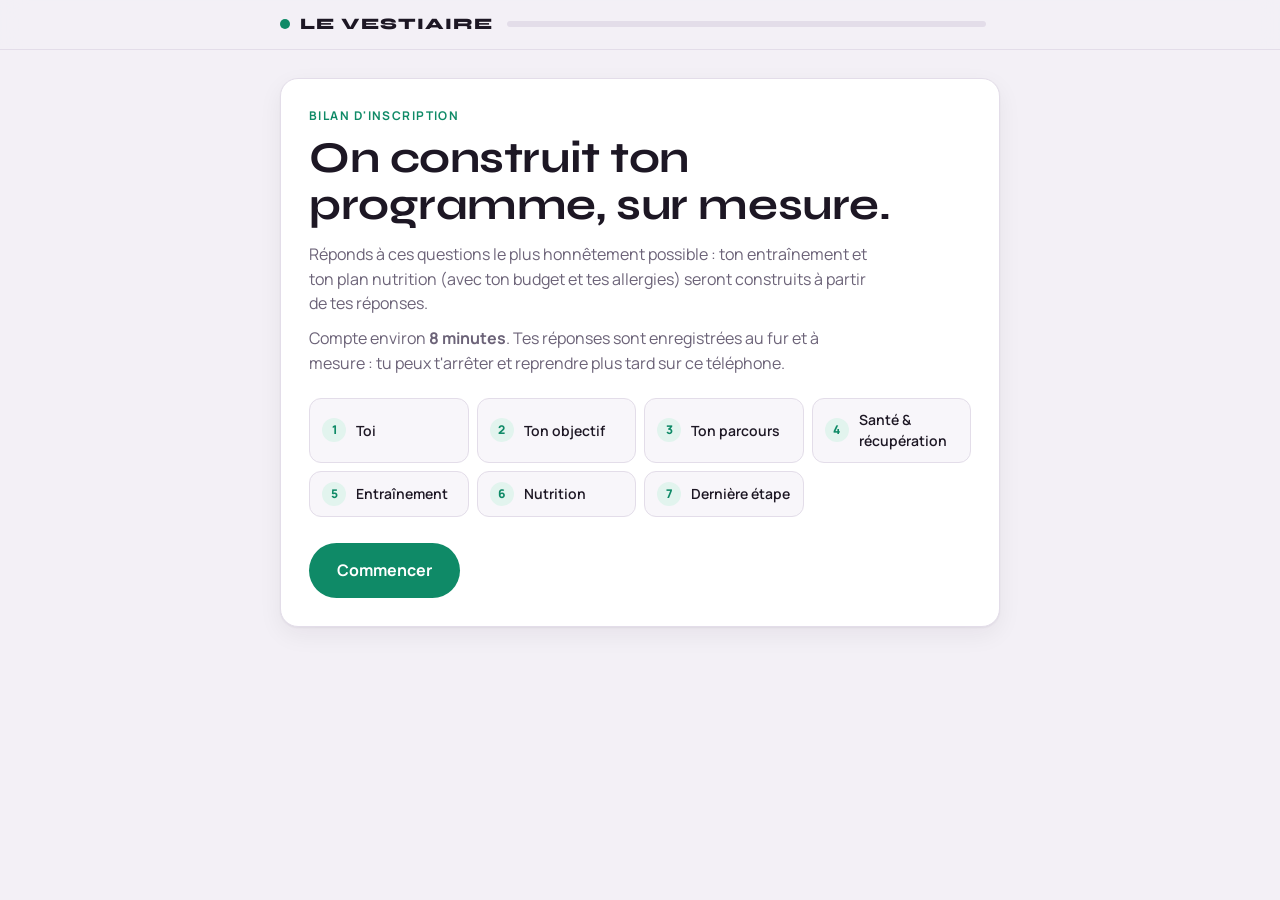
<file: questionnaire/index.html>
<!DOCTYPE html>
<html lang="fr">
<head>
<meta charset="utf-8">
<meta name="viewport" content="width=device-width, initial-scale=1, viewport-fit=cover">
<title>Ton bilan · Le Vestiaire</title>
<meta name="description" content="Le questionnaire pour construire ton programme sport et nutrition sur mesure.">
<meta name="theme-color" content="#0f8a67">
<meta property="og:title" content="Ton bilan · Le Vestiaire">
<meta property="og:description" content="8 minutes pour construire ton programme sport et nutrition sur mesure.">
<link rel="icon" href="data:image/svg+xml,%3Csvg%20xmlns%3D'http%3A%2F%2Fwww.w3.org%2F2000%2Fsvg'%20viewBox%3D'0%200%2064%2064'%3E%3Crect%20width%3D'64'%20height%3D'64'%20rx%3D'16'%20fill%3D'%230f8a67'%2F%3E%3Ctext%20x%3D'32'%20y%3D'44'%20font-family%3D'Arial'%20font-weight%3D'900'%20font-size%3D'34'%20text-anchor%3D'middle'%20fill%3D'white'%3EV%3C%2Ftext%3E%3C%2Fsvg%3E">
<link rel="preconnect" href="https://fonts.googleapis.com">
<link rel="preconnect" href="https://fonts.gstatic.com" crossorigin>
<link href="https://fonts.googleapis.com/css2?family=Syne:wght@600;700;800&family=Manrope:wght@400;500;600;700&display=swap" rel="stylesheet">
<link rel="stylesheet" href="q.css">
</head>
<body>
<header class="top">
  <div class="top-in">
    <div class="brand"><i aria-hidden="true"></i>Le Vestiaire</div>
    <div class="prog" aria-hidden="true"><b id="bar"></b></div>
    <span class="prog-txt" id="progTxt"></span>
  </div>
</header>

<main class="wrap">
  <form id="app" class="card" novalidate></form>
  <div class="alert" id="alert" role="alert"></div>
</main>

<nav class="nav" id="nav" hidden>
  <div class="nav-in">
    <button type="button" class="btn ghost" id="prev">Retour</button>
    <span class="sp"></span>
    <span class="saved" id="saved"></span>
    <button type="button" class="btn" id="next">Continuer</button>
  </div>
</nav>

<script src="questions.js"></script>
<script src="form.js"></script>
</body>
</html>
</file>
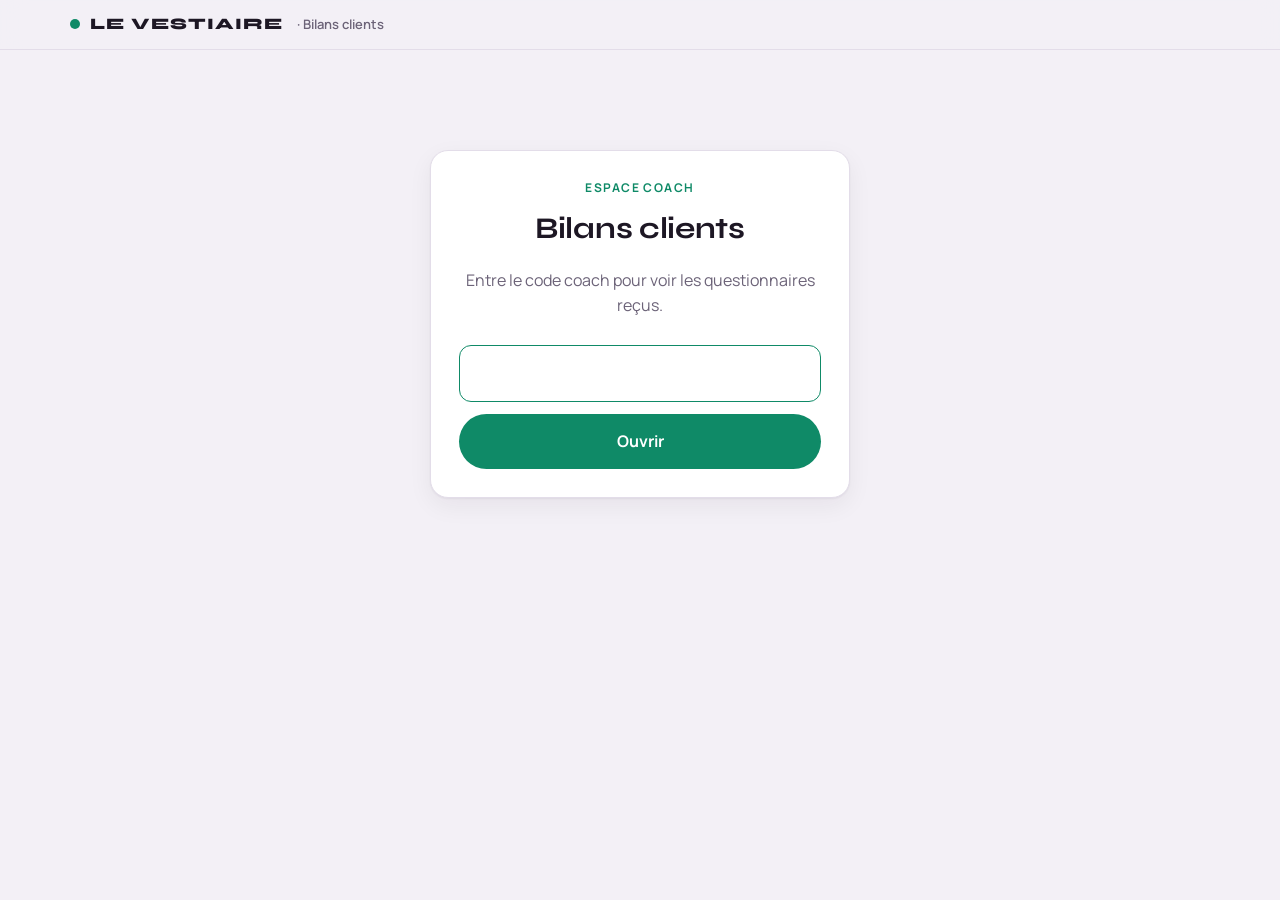
<file: questionnaire/coach.html>
<!DOCTYPE html>
<html lang="fr">
<head>
<meta charset="utf-8">
<meta name="viewport" content="width=device-width, initial-scale=1, viewport-fit=cover">
<title>Bilans clients · Le Vestiaire</title>
<meta name="robots" content="noindex, nofollow">
<meta name="theme-color" content="#1d1724">
<link rel="preconnect" href="https://fonts.googleapis.com">
<link rel="preconnect" href="https://fonts.gstatic.com" crossorigin>
<link href="https://fonts.googleapis.com/css2?family=Syne:wght@600;700;800&family=Manrope:wght@400;500;600;700&display=swap" rel="stylesheet">
<link rel="stylesheet" href="q.css">
<style>
  .wrap{max-width:1180px}
  .top-in{max-width:1180px}
  .layout{display:grid; grid-template-columns:340px 1fr; gap:18px; align-items:start}
  @media (max-width:860px){.layout{grid-template-columns:1fr} .layout.detail .list{display:none} .layout:not(.detail) .det{display:none}}
  .list{padding:14px; position:sticky; top:72px; max-height:calc(100vh - 90px); overflow:auto}
  .tools{display:flex; gap:8px; margin-bottom:10px; flex-wrap:wrap}
  .tools .in{padding:9px 12px; font-size:14px}
  .filters{display:flex; gap:6px; flex-wrap:wrap; margin-bottom:10px}
  .filters button{border:1.5px solid var(--line); background:var(--surface-2); border-radius:99px; padding:6px 11px; font-size:13px; font-weight:700; color:var(--muted)}
  .filters button[aria-pressed="true"]{background:var(--ink); color:var(--surface); border-color:var(--ink)}
  .item{display:block; width:100%; text-align:left; border:1px solid transparent; background:transparent; border-radius:12px; padding:11px 12px; margin-bottom:4px}
  .item:hover{background:var(--surface-2)}
  .item[aria-current="true"]{background:var(--acc-soft); border-color:color-mix(in srgb,var(--acc) 30%,transparent)}
  .item b{font-family:var(--f-display); font-size:16px}
  .item small{display:block; color:var(--muted); font-size:12.5px}
  .tag{display:inline-block; font-size:11px; font-weight:800; letter-spacing:.04em; text-transform:uppercase; padding:3px 8px; border-radius:99px; background:var(--surface-2); color:var(--muted); border:1px solid var(--line); vertical-align:middle; margin-left:6px}
  .tag.nouveau{background:var(--acc); color:var(--acc-ink); border-color:var(--acc)}
  .tag.programme_fait{background:var(--acc-soft); color:var(--acc)}
  .det h1{font-size:32px}
  .det-head{display:flex; gap:12px; align-items:flex-start; flex-wrap:wrap; margin-bottom:18px}
  .det-head .sp{flex:1}
  .kpis{display:grid; grid-template-columns:repeat(auto-fill,minmax(130px,1fr)); gap:10px; margin:0 0 22px}
  .kpi{background:var(--surface-2); border:1px solid var(--line); border-radius:14px; padding:12px 14px}
  .kpi span{display:block; font-size:12px; color:var(--muted); font-weight:700; text-transform:uppercase; letter-spacing:.06em}
  .kpi b{font-family:var(--f-display); font-size:22px; font-variant-numeric:tabular-nums}
  .flag{background:var(--bad-soft); color:var(--bad); border-radius:12px; padding:10px 14px; font-weight:700; font-size:14px; margin:0 0 10px}
  .qa h3{font-size:18px; margin:24px 0 10px; padding-top:18px; border-top:1px solid var(--line)}
  .qa h3:first-child{border-top:0; padding-top:0; margin-top:0}
  .qa dl{margin:0; display:grid; grid-template-columns:minmax(160px,38%) 1fr; gap:8px 18px}
  @media (max-width:560px){.qa dl{grid-template-columns:1fr; gap:2px} .qa dd{margin-bottom:10px}}
  .qa dt{color:var(--muted); font-size:14px}
  .qa dd{margin:0; font-weight:600; white-space:pre-wrap}
  .row{display:flex; gap:8px; flex-wrap:wrap; align-items:center}
  select.in{width:auto; padding:9px 12px}
  .lock{max-width:420px; margin:8vh auto 0; text-align:center}
  .lock h1{font-size:30px; margin:8px 0 10px}
  .lock p{color:var(--muted)}
  .lock .in{text-align:center; letter-spacing:.3em; font-weight:800; font-size:20px; text-transform:uppercase; margin:12px 0}
  .empty{color:var(--muted); text-align:center; padding:50px 20px}
  .toast{position:fixed; bottom:20px; left:50%; transform:translateX(-50%); background:var(--ink); color:var(--surface); padding:10px 18px; border-radius:99px; font-weight:700; font-size:14px; opacity:0; transition:opacity .2s; pointer-events:none; z-index:50}
  .toast.on{opacity:1}
  .back{display:none}
  @media (max-width:860px){.back{display:inline-block}}
  .linkbox{display:flex; gap:8px; align-items:center; background:var(--surface-2); border:1px dashed var(--line); border-radius:12px; padding:8px 8px 8px 12px; font-size:13px; margin-bottom:12px}
  .linkbox code{flex:1; overflow:hidden; text-overflow:ellipsis; white-space:nowrap}
  .linkbox button{border:0; background:var(--ink); color:var(--surface); border-radius:99px; padding:6px 12px; font-weight:700; font-size:12px}
</style>
</head>
<body>
<header class="top">
  <div class="top-in">
    <div class="brand"><i aria-hidden="true"></i>Le Vestiaire</div>
    <span class="prog-txt">· Bilans clients</span>
    <span style="flex:1"></span>
    <button class="btn ghost" id="logout" hidden style="padding:8px 14px;font-size:13px">Verrouiller</button>
  </div>
</header>
<main class="wrap" id="main"></main>
<div class="toast" id="toast"></div>
<script src="questions.js"></script>
<script src="coach.js"></script>
</body>
</html>
</file>
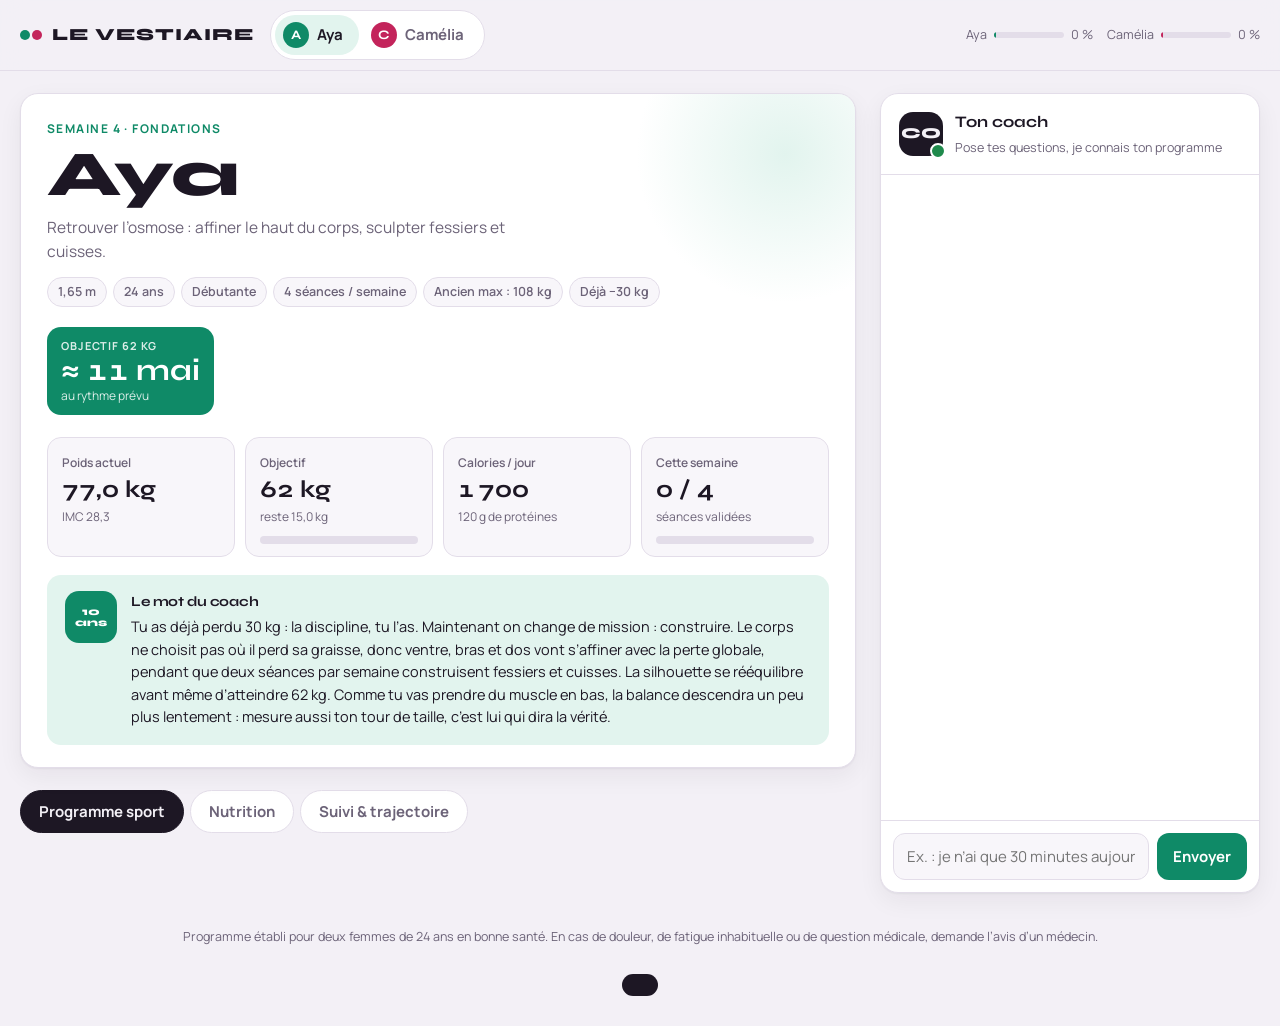
<file: src/template.html>
<!DOCTYPE html>
<html lang="fr">
<head>
<meta charset="utf-8">
<meta name="viewport" content="width=device-width, initial-scale=1">
<title>Le Vestiaire d’Aya & Camélia</title>
<link rel="preconnect" href="https://fonts.googleapis.com">
<link rel="preconnect" href="https://fonts.gstatic.com" crossorigin>
<link href="https://fonts.googleapis.com/css2?family=Syne:wght@600;700;800&family=Manrope:wght@400;500;600;700&display=swap" rel="stylesheet">
<style>
/* Layout : barre duo en haut · fiche athlète · onglets Programme / Nutrition / Suivi · coach en colonne droite (tiroir sur mobile) */
:root{
  --bg:#f3f0f6; --surface:#ffffff; --surface-2:#f8f6fa; --ink:#1d1724; --muted:#6c6378; --line:#e3dde9;
  --aya:#0f8a67; --aya-soft:#e2f4ee; --cam:#c3245b; --cam-soft:#fbe5ed;
  --good:#1f8a4c; --warn:#b7791f;
  --acc:var(--aya); --acc-soft:var(--aya-soft);
  --f-display:"Syne", "Arial Black", system-ui, sans-serif;
  --f-body:"Manrope", system-ui, -apple-system, "Segoe UI", sans-serif;
  --r:18px; --shadow:0 1px 2px rgba(29,23,36,.05), 0 8px 24px rgba(29,23,36,.06);
  color-scheme:light;
}
@media (prefers-color-scheme: dark){
  :root:not([data-theme="light"]){
    --bg:#131017; --surface:#1d1923; --surface-2:#241f2b; --ink:#f2edf6; --muted:#a69db1; --line:#2f2938;
    --aya:#3fcf9f; --aya-soft:#173a30; --cam:#ff6696; --cam-soft:#43182a; --good:#4ccf84; --warn:#e3a94a;
    --shadow:0 1px 2px rgba(0,0,0,.3), 0 10px 30px rgba(0,0,0,.25);
    color-scheme:dark;
  }
}
:root[data-theme="dark"]{
  --bg:#131017; --surface:#1d1923; --surface-2:#241f2b; --ink:#f2edf6; --muted:#a69db1; --line:#2f2938;
  --aya:#3fcf9f; --aya-soft:#173a30; --cam:#ff6696; --cam-soft:#43182a; --good:#4ccf84; --warn:#e3a94a;
  --shadow:0 1px 2px rgba(0,0,0,.3), 0 10px 30px rgba(0,0,0,.25);
  color-scheme:dark;
}
body[data-who="camelia"]{ --acc:var(--cam); --acc-soft:var(--cam-soft); }
body[data-who="aya"]{ --acc:var(--aya); --acc-soft:var(--aya-soft); }

*{box-sizing:border-box}
html,body{margin:0}
body{background:var(--bg); color:var(--ink); font-family:var(--f-body); font-size:15px; line-height:1.55; -webkit-font-smoothing:antialiased; transition:background .3s}
h1,h2,h3,h4{font-family:var(--f-display); margin:0; text-wrap:balance; letter-spacing:-.01em}
button,input,select{font:inherit; color:inherit}
button{cursor:pointer}
:focus-visible{outline:2px solid var(--acc); outline-offset:2px; border-radius:8px}
.num{font-variant-numeric:tabular-nums}

/* ---------- top bar ---------- */
.top{position:sticky; top:0; z-index:30; background:color-mix(in srgb, var(--bg) 86%, transparent); backdrop-filter:blur(12px); border-bottom:1px solid var(--line)}
.top-in{max-width:1320px; margin:0 auto; padding:10px 20px; display:flex; align-items:center; gap:16px; flex-wrap:wrap}
.brand{font-family:var(--f-display); font-weight:800; font-size:17px; letter-spacing:.06em; text-transform:uppercase; display:flex; align-items:center; gap:10px}
.brand i{display:inline-block; width:10px; height:10px; border-radius:50%; background:var(--aya); box-shadow:12px 0 0 var(--cam); margin-right:12px}
.switch{display:flex; background:var(--surface); border:1px solid var(--line); border-radius:999px; padding:4px; gap:4px}
.switch button{border:0; background:transparent; padding:7px 16px 7px 8px; border-radius:999px; font-weight:700; display:flex; align-items:center; gap:8px; color:var(--muted)}
.switch button .av{width:26px; height:26px; border-radius:50%; display:grid; place-items:center; font-family:var(--f-display); font-size:13px; color:#fff}
.switch button[data-p="aya"] .av{background:var(--aya)} .switch button[data-p="camelia"] .av{background:var(--cam)}
.switch button[aria-pressed="true"]{background:var(--acc-soft); color:var(--ink)}
.duo{margin-left:auto; display:flex; gap:14px; align-items:center; font-size:12.5px; color:var(--muted)}
.duo .d{display:flex; align-items:center; gap:7px}
.duo .bar{width:70px; height:6px; border-radius:6px; background:var(--line); overflow:hidden}
.duo .bar b{display:block; height:100%; border-radius:6px}

/* ---------- page ---------- */
.wrap{max-width:1320px; margin:0 auto; padding:22px 20px 80px; display:grid; grid-template-columns:minmax(0,1fr) 380px; gap:24px; align-items:start}
@media (max-width:1100px){ .wrap{grid-template-columns:minmax(0,1fr)} }

.card{background:var(--surface); border:1px solid var(--line); border-radius:var(--r); box-shadow:var(--shadow)}

/* hero */
.hero{padding:26px 26px 22px; position:relative; overflow:hidden}
.hero::after{content:""; position:absolute; right:-80px; top:-90px; width:300px; height:300px; border-radius:50%; background:radial-gradient(circle, var(--acc-soft) 0%, transparent 70%); pointer-events:none}
.hero-top{display:flex; gap:20px; align-items:flex-end; justify-content:space-between; flex-wrap:wrap; position:relative; z-index:1}
.eyebrow{font-size:12px; font-weight:700; letter-spacing:.12em; text-transform:uppercase; color:var(--acc)}
.hero h1{font-size:clamp(40px,6vw,64px); line-height:.95; font-weight:800; margin-top:6px}
.hero .tag{color:var(--muted); max-width:52ch; margin:10px 0 0; font-size:15.5px}
.chips{display:flex; gap:6px; flex-wrap:wrap; margin-top:14px}
.chip{font-size:12.5px; font-weight:600; padding:4px 10px; border-radius:999px; background:var(--surface-2); border:1px solid var(--line); color:var(--muted)}
.countdown{display:flex; gap:10px; flex-wrap:wrap}
.cd{background:var(--acc); color:#fff; border-radius:14px; padding:10px 14px; min-width:112px}
.cd.alt{background:var(--surface-2); color:var(--ink); border:1px solid var(--line)}
.cd small{display:block; font-size:11px; letter-spacing:.08em; text-transform:uppercase; opacity:.85; font-weight:700}
.cd b{font-family:var(--f-display); font-size:30px; line-height:1.1}
.cd span{display:block; font-size:12px; opacity:.85}
.cd b{white-space:nowrap}

.tiles{display:grid; grid-template-columns:repeat(4,1fr); gap:10px; margin-top:22px; position:relative; z-index:1}
@media (max-width:720px){ .tiles{grid-template-columns:repeat(2,1fr)} }
.tile{background:var(--surface-2); border:1px solid var(--line); border-radius:14px; padding:12px 14px}
.tile small{color:var(--muted); font-size:12px; font-weight:600}
.tile b{display:block; font-family:var(--f-display); font-size:24px; line-height:1.2; margin-top:2px}
.tile span{font-size:12px; color:var(--muted)}
.prog{height:8px; background:var(--line); border-radius:8px; overflow:hidden; margin-top:8px}
.prog b{display:block; height:100%; background:var(--acc); border-radius:8px; transition:width .6s}

.note{margin-top:18px; display:grid; grid-template-columns:auto 1fr; gap:14px; padding:16px 18px; border-radius:14px; background:var(--acc-soft); position:relative; z-index:1}
.note .stamp{width:52px; height:52px; border-radius:14px; background:var(--acc); color:#fff; display:grid; place-items:center; text-align:center; line-height:1; font-family:var(--f-display); font-weight:800; font-size:11px}
.note h4{font-size:14px; margin-bottom:4px}
.note p{margin:0; font-size:14.5px; max-width:75ch}

/* tabs */
.tabs{display:flex; gap:6px; margin:22px 0 14px; flex-wrap:wrap}
.tabs button{border:1px solid var(--line); background:var(--surface); padding:9px 18px; border-radius:999px; font-weight:700; color:var(--muted)}
.tabs button[aria-selected="true"]{background:var(--ink); color:var(--bg); border-color:var(--ink)}
.panel[hidden]{display:none}

.sec-h{display:flex; align-items:baseline; justify-content:space-between; gap:12px; flex-wrap:wrap; margin:6px 2px 12px}
.sec-h h2{font-size:22px}
.sec-h p{margin:0; color:var(--muted); font-size:13.5px}

/* phases */
.phases{display:grid; grid-template-columns:repeat(auto-fit,minmax(170px,1fr)); gap:8px; margin-bottom:14px}
.phase{text-align:left; border:1px solid var(--line); background:var(--surface); border-radius:14px; padding:12px 14px; position:relative}
.phase small{font-size:11.5px; color:var(--muted); font-weight:600}
.phase b{display:block; font-family:var(--f-display); font-size:16px}
.phase .now{position:absolute; top:10px; right:10px; font-size:10.5px; font-weight:800; letter-spacing:.06em; text-transform:uppercase; color:var(--acc)}
.phase[aria-pressed="true"]{border-color:var(--acc); box-shadow:inset 0 0 0 1px var(--acc); background:var(--acc-soft)}
.phase-txt{margin:-4px 2px 14px; color:var(--muted); font-size:14px}

.energy{display:flex; align-items:center; gap:10px; flex-wrap:wrap; padding:12px 14px; border-radius:14px; border:1px dashed var(--line); margin-bottom:16px}
.energy > span{font-weight:700; font-size:14px}
.energy button{border:1px solid var(--line); background:var(--surface); border-radius:999px; padding:6px 13px; font-weight:600; font-size:13.5px}
.energy button[aria-pressed="true"]{background:var(--acc); color:#fff; border-color:var(--acc)}
.energy em{font-style:normal; color:var(--muted); font-size:13px; flex-basis:100%}

/* sessions */
.sessions{display:grid; gap:14px}
.sess{overflow:hidden}
.sess-h{display:grid; grid-template-columns:auto 1fr auto; gap:14px; align-items:center; padding:16px 18px; border-bottom:1px solid var(--line)}
.dayb{width:54px; height:54px; border-radius:14px; background:var(--acc-soft); color:var(--acc); display:grid; place-items:center; text-align:center; line-height:1.05; font-family:var(--f-display); font-weight:800; font-size:12px; text-transform:uppercase}
.dayb b{font-size:20px; display:block}
.sess-h h3{font-size:18px}
.sess-h p{margin:0; color:var(--muted); font-size:13px}
.sess-act{display:flex; gap:8px; align-items:center}
.btn{border:0; background:var(--acc); color:#fff; font-weight:700; padding:9px 15px; border-radius:12px; display:inline-flex; align-items:center; gap:8px; font-size:14px}
.btn.ghost{background:var(--surface-2); color:var(--ink); border:1px solid var(--line)}
.btn:disabled{opacity:.45; cursor:default}
.done-t{width:38px; height:38px; border-radius:12px; border:2px solid var(--line); background:var(--surface); display:grid; place-items:center; font-weight:800; color:transparent}
.done-t[aria-pressed="true"]{background:var(--good); border-color:var(--good); color:#fff}
@media (max-width:620px){ .sess-h{grid-template-columns:auto 1fr} .sess-act{grid-column:1/-1} }
.warm{padding:10px 18px; font-size:13px; color:var(--muted); background:var(--surface-2); border-bottom:1px solid var(--line)}
.warm b{color:var(--ink)}
.ex{display:grid; grid-template-columns:28px 1fr auto auto auto; gap:10px; align-items:center; padding:12px 18px; border-bottom:1px solid var(--line)}
.ex:last-child{border-bottom:0}
.ex .i{font-family:var(--f-display); font-weight:700; color:var(--muted); font-size:13px}
.ex .n{font-weight:700}
.ex .c{font-size:13px; color:var(--muted); margin-top:1px}
.ex .rx{font-family:var(--f-display); font-weight:700; text-align:right; white-space:nowrap}
.ex .rx small{display:block; font-family:var(--f-body); font-weight:500; color:var(--muted); font-size:12px}
.ex.cardio .rx{white-space:normal; max-width:190px; font-size:14px}
.alt{border:1px solid var(--line); background:var(--surface); width:32px; height:32px; border-radius:10px; color:var(--muted); font-size:15px}
.alt:hover{color:var(--acc); border-color:var(--acc)}
@media (max-width:620px){ .ex{grid-template-columns:22px 1fr auto auto} .ex .rx{grid-column:2 / -1; text-align:left} .ex .alt{grid-row:1} }
.alt.how{font-family:var(--f-display); font-weight:800; color:var(--acc); border-color:color-mix(in srgb, var(--acc) 35%, var(--line))}
.howlink{border:0; background:none; color:var(--acc); font-weight:700; text-decoration:underline; margin-top:8px; font-size:14px}
/* fiche exercice + bibliothèque */
.sheet{position:fixed; inset:0; z-index:85; display:none; align-items:center; justify-content:center; padding:16px; background:color-mix(in srgb, var(--bg) 80%, transparent); backdrop-filter:blur(8px)}
.sheet.open{display:flex}
.sheet .card{width:min(640px,100%); max-height:88vh; overflow:auto; padding:24px; position:relative}
.sheet .close{position:absolute; right:14px; top:14px; border:0; background:var(--surface-2); border-radius:10px; width:36px; height:36px}
.sheet h2{font-size:24px; margin:6px 40px 8px 0}
.sheet h3{font-size:17px; margin:22px 0 6px; padding-top:14px; border-top:1px solid var(--line)}
.sheet h3:first-of-type{border-top:0; padding-top:0}
.g-sec{margin-top:12px}
.g-sec b.lab{display:block; font-size:12px; letter-spacing:.08em; text-transform:uppercase; color:var(--acc); margin-bottom:4px}
.g-sec p{margin:0; font-size:14.5px}
.g-sec ol, .g-sec ul{margin:0; padding-left:20px; font-size:14.5px; display:grid; gap:4px}
.g-two{display:grid; grid-template-columns:1fr 1fr; gap:10px; margin-top:12px}
@media (max-width:520px){ .g-two{grid-template-columns:1fr} }
.g-two div{background:var(--surface-2); border:1px solid var(--line); border-radius:12px; padding:10px 12px; font-size:14px}
.g-two b{display:block; font-size:12px; color:var(--muted); margin-bottom:2px}
.g-alt{background:var(--acc-soft) !important; border-color:var(--acc) !important}
.g-act{display:flex; gap:8px; flex-wrap:wrap; margin-top:18px}
.g-act a{text-decoration:none}
.lib-search{width:100%; border:1px solid var(--line); background:var(--surface-2); border-radius:12px; padding:11px 13px; margin:6px 0 10px}
.lib-cats{display:flex; gap:6px; flex-wrap:wrap; margin-bottom:12px}
.lib-cats button{border:1px solid var(--line); background:var(--surface); border-radius:999px; padding:5px 12px; font-weight:600; font-size:13px}
.lib-cats button[aria-pressed="true"]{background:var(--acc); color:#fff; border-color:var(--acc)}
.lib-list{display:grid; gap:6px}
.lib-list details{border:1px solid var(--line); border-radius:12px; background:var(--surface)}
.lib-list summary{cursor:pointer; padding:11px 14px; font-weight:700; font-size:14.5px; list-style:none; display:flex; justify-content:space-between; gap:10px}
.lib-list summary::after{content:"+"; color:var(--acc); font-weight:800}
.lib-list details[open] summary::after{content:"−"}
.lib-list details p{margin:0; padding:0 14px 12px; font-size:14px; color:var(--ink)}
.lib-list .cat{font-size:11px; color:var(--muted); font-weight:700; text-transform:uppercase; letter-spacing:.06em; margin:10px 2px 0}
.sugg .more{background:var(--ink); color:var(--bg); border-color:var(--ink)}

/* nutrition */
.nut-top{display:grid; grid-template-columns:260px 1fr; gap:14px}
@media (max-width:760px){ .nut-top{grid-template-columns:1fr} }
.ring-card{padding:18px; display:grid; place-items:center; text-align:center}
.macros{padding:18px 20px; display:grid; gap:14px}
.mac-row{display:grid; grid-template-columns:110px 1fr 80px; gap:12px; align-items:center}
.mac-row .lab b{display:block; font-size:14px}
.mac-row .lab small{color:var(--muted); font-size:12px}
.mac-row .bar{height:10px; border-radius:10px; background:var(--line); overflow:hidden}
.mac-row .bar b{display:block; height:100%; border-radius:10px}
.mac-row .v{text-align:right; font-family:var(--f-display); font-weight:700}
.plate{display:flex; gap:14px; align-items:center; border-top:1px solid var(--line); padding-top:14px}
.plate p{margin:0; font-size:13.5px; color:var(--muted)}
.plate p b{color:var(--ink)}
.meals{display:grid; grid-template-columns:repeat(2,minmax(0,1fr)); gap:14px; margin-top:14px}
@media (max-width:760px){ .meals{grid-template-columns:1fr} }
.meal{padding:16px 18px; display:flex; flex-direction:column; gap:8px}
.meal-h{display:flex; justify-content:space-between; align-items:center; gap:10px}
.meal-h h4{font-size:15px}
.meal-h small{color:var(--muted); font-size:12px; font-weight:600}
.meal .dish{font-weight:700; font-size:15.5px}
.meal ul{margin:0; padding-left:18px; font-size:13.5px; color:var(--muted)}
.meal-f{display:flex; justify-content:space-between; align-items:center; margin-top:auto; padding-top:8px; border-top:1px dashed var(--line)}
.kp{display:flex; gap:8px; font-size:12.5px; font-weight:700}
.kp span{padding:3px 9px; border-radius:999px; background:var(--surface-2); border:1px solid var(--line)}
.dots{display:flex; gap:5px; align-items:center}
.dots i{width:7px; height:7px; border-radius:50%; background:var(--line)}
.dots i.on{background:var(--acc)}
.swap{border:1px solid var(--line); background:var(--surface); border-radius:10px; padding:5px 10px; font-size:12.5px; font-weight:700}
.daytotal{margin-top:14px; padding:14px 18px; display:flex; justify-content:space-between; align-items:center; gap:12px; flex-wrap:wrap}
.daytotal b{font-family:var(--f-display); font-size:20px}
.rules{margin-top:14px; padding:18px 20px}
.rules ol{margin:10px 0 0; padding:0; list-style:none; display:grid; gap:10px; counter-reset:r}
.rules li{display:grid; grid-template-columns:28px 1fr; gap:10px; font-size:14px; counter-increment:r}
.rules li::before{content:counter(r); width:24px; height:24px; border-radius:8px; background:var(--acc-soft); color:var(--acc); display:grid; place-items:center; font-family:var(--f-display); font-weight:800; font-size:12px}
.rules li b{display:block}
.rules li span{color:var(--muted)}
.shop{margin-top:14px; padding:18px 20px}
.shop-g{display:grid; grid-template-columns:repeat(auto-fit,minmax(170px,1fr)); gap:14px; margin-top:10px}
.shop-g h5{margin:0 0 4px; font-size:12px; letter-spacing:.08em; text-transform:uppercase; color:var(--acc)}
.shop-g ul{margin:0; padding-left:16px; font-size:13.5px}

/* suivi */
.track-top{display:grid; grid-template-columns:1fr 290px; gap:14px}
@media (max-width:860px){ .track-top{grid-template-columns:1fr} }
.chart-card{padding:18px 18px 10px}
.chart-card svg{width:100%; height:auto; display:block}
.legend{display:flex; gap:16px; flex-wrap:wrap; font-size:12.5px; color:var(--muted); margin-top:6px}
.legend i{display:inline-block; width:18px; height:3px; border-radius:2px; vertical-align:middle; margin-right:6px}
.log{padding:18px}
.log label{display:block; font-size:12.5px; font-weight:700; color:var(--muted); margin:10px 0 4px}
.log input{width:100%; border:1px solid var(--line); background:var(--surface-2); border-radius:12px; padding:10px 12px}
.log .btn{width:100%; justify-content:center; margin-top:12px}
.hist{margin-top:12px; max-height:170px; overflow:auto; font-size:13.5px}
.hist div{display:flex; justify-content:space-between; padding:6px 2px; border-bottom:1px solid var(--line)}
.hist button{border:0; background:none; color:var(--muted); font-size:12px}
.week{margin-top:14px; padding:18px}
.weekgrid{display:flex; gap:6px; flex-wrap:wrap; margin-top:10px}
.wk{width:30px; height:30px; border-radius:8px; background:var(--surface-2); border:1px solid var(--line); display:grid; place-items:center; font-size:11px; font-weight:700; color:var(--muted)}
.wk.l1{background:color-mix(in srgb, var(--acc) 25%, var(--surface-2))}
.wk.l2{background:color-mix(in srgb, var(--acc) 50%, var(--surface-2)); color:var(--ink)}
.wk.l3{background:color-mix(in srgb, var(--acc) 75%, var(--surface-2)); color:#fff}
.wk.l4{background:var(--acc); color:#fff}
.wk.cur{outline:2px solid var(--ink); outline-offset:1px}
.badges{display:grid; grid-template-columns:repeat(auto-fit,minmax(150px,1fr)); gap:10px; margin-top:14px}
.badge{padding:12px 14px; border-radius:14px; border:1px solid var(--line); background:var(--surface); display:flex; gap:10px; align-items:center; opacity:.55}
.badge.on{opacity:1; border-color:var(--acc); background:var(--acc-soft)}
.badge .m{width:34px; height:34px; border-radius:50%; background:var(--line); display:grid; place-items:center; font-family:var(--f-display); font-weight:800; font-size:12px; flex:none}
.badge.on .m{background:var(--acc); color:#fff}
.badge b{font-size:13.5px; display:block; line-height:1.25}
.badge small{font-size:11.5px; color:var(--muted)}
.sync{font-size:12px; color:var(--muted); margin-top:10px}

/* coach */
.coach{position:sticky; top:76px; display:flex; flex-direction:column; height:calc(100vh - 100px); max-height:860px; min-height:520px; overflow:hidden}
.coach-h{padding:16px 18px; border-bottom:1px solid var(--line); display:flex; gap:12px; align-items:center}
.coach-h .ph{width:44px; height:44px; border-radius:14px; background:var(--ink); color:var(--bg); display:grid; place-items:center; font-family:var(--f-display); font-weight:800; position:relative}
.coach-h .ph::after{content:""; position:absolute; right:-3px; bottom:-3px; width:12px; height:12px; border-radius:50%; background:var(--good); border:2px solid var(--surface)}
.coach-h b{font-family:var(--f-display); font-size:16px; display:block}
.coach-h small{color:var(--muted); font-size:12.5px}
.coach-h .x{margin-left:auto; border:0; background:var(--surface-2); width:34px; height:34px; border-radius:10px; display:none}
.msgs{flex:1; overflow:auto; padding:16px; display:flex; flex-direction:column; gap:10px}
.msg{max-width:88%; padding:10px 13px; border-radius:16px; font-size:14px; white-space:pre-wrap; word-wrap:break-word}
.msg.c{background:var(--surface-2); border:1px solid var(--line); border-bottom-left-radius:6px}
.msg.u{background:var(--acc); color:#fff; align-self:flex-end; border-bottom-right-radius:6px}
.msg.sys{align-self:center; font-size:12px; color:var(--muted); background:none; padding:2px}
.msg.c b{font-weight:700}
.sugg{display:flex; gap:6px; flex-wrap:wrap; padding:0 16px 10px}
.sugg button{border:1px solid var(--line); background:var(--surface); border-radius:999px; padding:5px 11px; font-size:12.5px; font-weight:600; text-align:left}
.sugg button:hover{border-color:var(--acc); color:var(--acc)}
.compose{display:flex; gap:8px; padding:12px; border-top:1px solid var(--line)}
.compose input{flex:1; border:1px solid var(--line); background:var(--surface-2); border-radius:12px; padding:11px 13px; min-width:0}
.compose button{border:0; background:var(--acc); color:#fff; border-radius:12px; padding:0 16px; font-weight:700}
.fab{display:none; position:fixed; right:16px; bottom:16px; z-index:40; border:0; background:var(--ink); color:var(--bg); padding:13px 18px; border-radius:999px; font-weight:800; box-shadow:0 10px 30px rgba(0,0,0,.25)}
@media (max-width:1100px){
  .coach{position:fixed; inset:auto 0 0 0; top:auto; height:82vh; max-height:none; z-index:50; border-radius:22px 22px 0 0; transform:translateY(105%); transition:transform .3s ease}
  .coach.open{transform:none}
  .coach-h .x{display:grid; place-items:center}
  .fab{display:block}
}

/* player */
.player{position:fixed; inset:0; z-index:80; background:color-mix(in srgb, var(--bg) 92%, transparent); backdrop-filter:blur(10px); display:none; align-items:center; justify-content:center; padding:16px}
.player.open{display:flex}
.pl{width:min(560px,100%); padding:24px; text-align:center; position:relative}
.pl .close{position:absolute; right:14px; top:14px; border:0; background:var(--surface-2); border-radius:10px; width:36px; height:36px}
.pl .step{font-size:12px; font-weight:800; letter-spacing:.1em; text-transform:uppercase; color:var(--acc)}
.pl h2{font-size:28px; margin:8px 0 4px}
.pl .rx{font-family:var(--f-display); font-size:20px; font-weight:700}
.pl .cue{color:var(--muted); font-size:14px; max-width:44ch; margin:10px auto 0}
.timer{width:190px; height:190px; margin:20px auto 10px; position:relative}
.timer svg{width:100%; height:100%; transform:rotate(-90deg)}
.timer .t{position:absolute; inset:0; display:grid; place-items:center; text-align:center; font-family:var(--f-display); font-size:44px; font-weight:800; line-height:1}
.timer .t small{display:block; font-family:var(--f-body); font-size:12px; color:var(--muted); font-weight:600; margin-top:6px}
.setdots{display:flex; justify-content:center; gap:8px; margin:6px 0 16px}
.setdots i{width:30px; height:8px; border-radius:6px; background:var(--line)}
.setdots i.on{background:var(--acc)}
.pl-act{display:flex; gap:10px; justify-content:center; flex-wrap:wrap}
.pl-act .btn{padding:12px 20px; font-size:15px}
.toast{position:fixed; left:50%; bottom:24px; transform:translateX(-50%) translateY(120px); background:var(--ink); color:var(--bg); padding:11px 18px; border-radius:12px; font-weight:700; font-size:14px; z-index:90; transition:transform .3s}
.toast.on{transform:translateX(-50%)}
@media (prefers-reduced-motion: reduce){ *{transition:none !important; animation:none !important} }
.typing{display:inline-flex; gap:4px}
.typing i{width:6px; height:6px; border-radius:50%; background:var(--muted); animation:b 1s infinite}
.typing i:nth-child(2){animation-delay:.15s} .typing i:nth-child(3){animation-delay:.3s}
@keyframes b{0%,100%{opacity:.3}50%{opacity:1}}
footer{grid-column:1/-1; color:var(--muted); font-size:12.5px; text-align:center; padding-top:10px}
</style>
</head>
<body data-who="aya">

<header class="top">
  <div class="top-in">
    <div class="brand"><i aria-hidden="true"></i>Le Vestiaire</div>
    <div class="switch" role="group" aria-label="Choisir l’athlète">
      <button data-p="aya" aria-pressed="true"><span class="av">A</span>Aya</button>
      <button data-p="camelia" aria-pressed="false"><span class="av">C</span>Camélia</button>
    </div>
    <div class="duo" aria-label="Progression du duo">
      <div class="d">Aya <span class="bar"><b id="duoA" style="width:0;background:var(--aya)"></b></span><span id="duoAt" class="num">0 %</span></div>
      <div class="d">Camélia <span class="bar"><b id="duoC" style="width:0;background:var(--cam)"></b></span><span id="duoCt" class="num">0 %</span></div>
    </div>
  </div>
</header>

<main class="wrap">
  <div>
    <section class="card hero" id="hero"></section>

    <div class="tabs" role="tablist">
      <button role="tab" aria-selected="true" data-tab="prog" id="tab-prog">Programme sport</button>
      <button role="tab" aria-selected="false" data-tab="nut" id="tab-nut">Nutrition</button>
      <button role="tab" aria-selected="false" data-tab="suivi" id="tab-suivi">Suivi & trajectoire</button>
    </div>

    <section class="panel" id="p-prog" role="tabpanel"></section>
    <section class="panel" id="p-nut" role="tabpanel" hidden></section>
    <section class="panel" id="p-suivi" role="tabpanel" hidden></section>
  </div>

  <aside class="card coach" id="coach" aria-label="Coach">
    <div class="coach-h">
      <div class="ph">CO</div>
      <div><b>Ton coach</b><small id="coachSub">Pose tes questions, je connais ton programme</small></div>
      <button class="x" id="coachClose" aria-label="Fermer le coach">✕</button>
    </div>
    <div class="msgs" id="msgs" aria-live="polite"></div>
    <div class="sugg" id="sugg"></div>
    <form class="compose" id="compose">
      <input id="q" autocomplete="off" placeholder="Ex. : je n’ai que 30 minutes aujourd’hui" aria-label="Ta question au coach">
      <button type="submit">Envoyer</button>
    </form>
  </aside>

  <footer>Programme établi pour deux femmes de 24 ans en bonne santé. En cas de douleur, de fatigue inhabituelle ou de question médicale, demande l’avis d’un médecin.</footer>
</main>

<button class="fab" id="fab">Parler au coach</button>

<div class="player" id="player" role="dialog" aria-modal="true" aria-label="Mode séance">
  <div class="card pl" id="pl"></div>
</div>
<div class="toast" id="toast"></div>
<div class="sheet" id="guide" role="dialog" aria-modal="true" aria-label="Comment faire l’exercice"><div class="card" id="guideIn"></div></div>
<div class="sheet" id="lib" role="dialog" aria-modal="true" aria-label="Toutes les questions"><div class="card">
  <button class="close" data-sheetclose="1" aria-label="Fermer">✕</button>
  <div class="eyebrow">Ton coach</div><h2>Toutes les réponses</h2>
  <label for="libQ" style="position:absolute;left:-9999px">Rechercher une question</label>
  <input id="libQ" class="lib-search" placeholder="Rechercher : faim, genou, alcool, balance…" autocomplete="off">
  <div class="lib-cats" id="libCats"></div>
  <div class="lib-list" id="libList"></div>
</div></div>

<script>
/* ===================== DONNÉES ===================== */
const START = "2026-11-10"; // jour 1 du programme (semaine 1)

const P = {
  aya: {
    key:"aya", name:"Aya", age:24, h:1.65, w0:77, goal:62, level:"Débutante", freq:4,
    tagline:"Retrouver l’osmose : affiner le haut du corps, sculpter fessiers et cuisses.",
    chips:["1,65 m","24 ans","Débutante","4 séances / semaine","Ancien max : 108 kg","Déjà −30 kg"],
    kcal:1700, Pg:120, Gg:180, Lg:55, steps:"8 000 → 10 000 pas", water:"2,5 L",
    rate:0.55, rateAfter:null,
    milestones:[{kg:72,label:"−5 kg"},{kg:70,label:"Ton plus bas historique"}],
    deadlines:[],
    note:{t:"Le mot du coach",
      p:"Tu as déjà perdu 30 kg : la discipline, tu l’as. Maintenant on change de mission : construire. Le corps ne choisit pas où il perd sa graisse, donc ventre, bras et dos vont s’affiner avec la perte globale, pendant que deux séances par semaine construisent fessiers et cuisses. La silhouette se rééquilibre avant même d’atteindre 62 kg. Comme tu vas prendre du muscle en bas, la balance descendra un peu plus lentement : mesure aussi ton tour de taille, c’est lui qui dira la vérité."},
    phases:[
      {n:"Fondations", w:"Semaines 1 à 4", from:1, txt:"On apprend les gestes. Charges légères, garde 3 répétitions en réserve à chaque série. Objectif : zéro douleur, technique propre."},
      {n:"Construction", w:"Semaines 5 à 12", from:5, txt:"Dès que tu réussis toutes les séries avec la bonne technique, ajoute 1 à 2 kg. Garde 1 à 2 répétitions en réserve."},
      {n:"Sculpture", w:"Semaine 13 et +", from:13, txt:"Hip thrust et squat plus lourds, volume fessiers au maximum. C’est là que la forme se dessine."}
    ],
    sessions:[
      {day:"Lun", title:"Bas du corps A", focus:"Fessiers", dur:"60 min",
       warm:"5 min de vélo, 2 × 15 ponts fessiers et 2 × 10 pas latéraux avec élastique.",
       ex:[
        {n:"Hip thrust (barre ou machine)", p:[[3,"12"],[4,"10"],[4,"8"]], r:90, c:"Menton rentré, pousse dans les talons, bloque 1 seconde en haut en serrant les fessiers."},
        {n:"Squat gobelet", p:[[3,"12"],[4,"10"],[4,"8"]], r:90, c:"Pieds un peu plus larges que les hanches, descends entre tes talons, buste fier."},
        {n:"Fente arrière haltères", p:[[3,"10 / jambe"],[3,"10 / jambe"],[4,"8 / jambe"]], r:75, c:"Buste légèrement penché en avant pour charger le fessier de la jambe avant."},
        {n:"Abduction machine", p:[[3,"15"],[3,"15-20"],[3,"20 + 10 partielles"]], r:45, c:"Penche-toi un peu en avant, contrôle le retour en 2 secondes."},
        {n:"Kickback à la poulie", p:[[3,"12 / jambe"],[3,"15 / jambe"],[3,"15 / jambe"]], r:45, c:"Bassin immobile, la jambe part en arrière et légèrement en diagonale."},
        {n:"Marche inclinée", cardio:["15 min · pente 8 % · 5 km/h","20 min · pente 10 % · 5 km/h","20 min · pente 12 % · 5 km/h"], c:"Lâche les barres du tapis : c’est là que tu brûles."}
       ]},
      {day:"Mar", title:"Haut du corps & gainage", focus:"Dos, bras, ventre", dur:"55 min",
       warm:"5 min de rameur, rotations d’épaules, 2 × 12 tirages élastique.",
       ex:[
        {n:"Tirage vertical prise large", p:[[3,"12"],[3,"10"],[4,"10"]], r:75, c:"Tire les coudes vers tes poches, poitrine vers la barre."},
        {n:"Rowing haltère un bras", p:[[3,"12 / bras"],[3,"10 / bras"],[4,"10 / bras"]], r:60, c:"Dos plat, tire le coude vers la hanche, pas vers l’épaule."},
        {n:"Développé incliné haltères", p:[[3,"12"],[3,"10"],[3,"10"]], r:75, c:"Omoplates serrées, descends lentement jusqu’au niveau de la poitrine."},
        {n:"Élévations latérales", p:[[3,"15"],[3,"15"],[4,"15"]], r:45, c:"Monte jusqu’à hauteur d’épaules, charges légères, pas d’élan."},
        {n:"Superset curl + extension triceps", p:[[2,"15 + 15"],[3,"12 + 12"],[3,"12 + 12"]], r:60, c:"Enchaîne les deux exercices sans pause, puis repos."},
        {n:"Planche + dead bug", p:[[3,"30 s + 10"],[3,"40 s + 12"],[3,"50 s + 14"]], r:45, c:"Nombril rentré ; sur le dead bug, le bas du dos reste collé au sol."},
        {n:"Vélo ou elliptique", cardio:["15 min · zone 2 (tu peux parler)","20 min · zone 2","20 min · zone 2"], c:"Rythme confortable mais soutenu : tu dois pouvoir tenir une conversation."}
       ]},
      {day:"Jeu", title:"Bas du corps B", focus:"Cuisses & ischios", dur:"60 min",
       warm:"5 min de marche inclinée, 2 × 10 good mornings à vide, 2 × 10 squats poids du corps.",
       ex:[
        {n:"Soulevé de terre roumain haltères", p:[[3,"12"],[4,"10"],[4,"8"]], r:90, c:"Hanches vers l’arrière, les haltères frôlent les cuisses, dos neutre."},
        {n:"Presse à cuisses pieds hauts", p:[[3,"12"],[4,"10"],[4,"10"]], r:90, c:"Pieds hauts et écartés sur la plateforme : plus de fessiers, moins de quadriceps."},
        {n:"Step-up sur banc", p:[[3,"10 / jambe"],[3,"12 / jambe"],[4,"10 / jambe"]], r:60, c:"Pousse uniquement avec la jambe posée sur le banc."},
        {n:"Leg curl", p:[[3,"12"],[3,"12"],[4,"10"]], r:60, c:"Contrôle la descente en 3 secondes."},
        {n:"Pont fessier unilatéral", p:[[2,"12 / jambe"],[3,"12 / jambe"],[3,"15 / jambe"]], r:45, c:"Bassin bien horizontal, pause en haut."},
        {n:"Intervalles sur tapis", cardio:["10 min · 1 min rapide pente 10 % / 1 min lente","12 min · même format","14 min · même format"], c:"Rapide = marche très soutenue, pas de course obligatoire."}
       ]},
      {day:"Sam", title:"Full body brûle-graisse", focus:"Circuit + fessiers", dur:"50 min",
       warm:"5 min de vélo, 10 squats, 10 pompes contre un banc, 20 jumping jacks.",
       ex:[
        {n:"Circuit 6 exercices", p:[[3,"tours"],[4,"tours"],[4,"tours"]], r:90, c:"Squat gobelet 12 · pompes inclinées 10 · kettlebell swing 15 · rowing TRX 12 · fentes marchées 10/jambe · mountain climbers 30 s. Sans pause entre les exercices."},
        {n:"Hip thrust « pump »", p:[[2,"20"],[2,"20"],[3,"20"]], r:45, c:"Charge légère, tension continue, pas de pause en bas."},
        {n:"Marche inclinée", cardio:["20 min · pente 8 %","25 min · pente 10 %","30 min · pente 10-12 %"], c:"Écouteurs, podcast, et on avance."}
       ]}
    ],
    meals:[
      {k:"Petit-déjeuner", h:"7h-9h", opts:[
        {n:"Bowl skyr & avoine", l:["250 g de skyr nature","40 g de flocons d’avoine","½ banane","10 g de beurre de cacahuète"], kcal:420, p:34},
        {n:"Œufs & pain complet", l:["2 œufs + 2 blancs","70 g de pain complet","1 fruit"], kcal:405, p:28},
        {n:"Pancakes protéinés", l:["40 g d’avoine mixée","1 œuf + 150 g de fromage blanc 0 %","100 g de myrtilles, 1 cc de miel"], kcal:380, p:25}]},
      {k:"Déjeuner", h:"12h-13h30", opts:[
        {n:"Poulet, riz & légumes", l:["150 g de poulet","180 g de riz basmati cuit","Légumes à volonté","1 cs d’huile d’olive"], kcal:540, p:52},
        {n:"Bowl saumon quinoa", l:["120 g de saumon","150 g de quinoa cuit","¼ d’avocat, concombre","50 g d’edamame"], kcal:570, p:40},
        {n:"Wrap dinde feta", l:["1 grande tortilla complète","120 g de dinde","30 g de feta, crudités","Sauce yaourt-citron"], kcal:480, p:40}]},
      {k:"Collation", h:"16h ou après séance", opts:[
        {n:"Fromage blanc & amandes", l:["200 g de fromage blanc 0 %","15 g d’amandes"], kcal:190, p:19},
        {n:"Shaker & pomme", l:["30 g de whey","1 pomme"], kcal:175, p:24},
        {n:"Galettes de riz & jambon", l:["2 galettes de riz","2 tranches de jambon blanc","1 carré de chocolat noir"], kcal:195, p:15}]},
      {k:"Dîner", h:"19h-21h", opts:[
        {n:"Cabillaud & patate douce", l:["150 g de cabillaud","200 g de patate douce","Haricots verts","1 cs d’huile + 1 yaourt nature"], kcal:480, p:36},
        {n:"Pâtes bolognaise maison", l:["125 g de steak haché 5 %","70 g de pâtes complètes (cru)","Sauce tomate, courgettes","15 g de parmesan"], kcal:520, p:43},
        {n:"Omelette garnie", l:["3 œufs + légumes poêlés","150 g de pommes de terre","30 g d’emmental, salade","1 cs d’huile"], kcal:575, p:32}]}
    ],
    rules:[
      ["Une protéine à chaque repas","Viande, poisson, œufs, skyr, fromage blanc, tofu : c’est ce qui construit le fessier et coupe la faim."],
      ["Les glucides autour des séances jambes","Lundi et jeudi, ajoute 50 g de riz ou de patate douce au repas qui suit la séance."],
      ["La moitié de l’assiette en légumes","Midi et soir. Du volume, des fibres, très peu de calories."],
      ["2,5 L d’eau par jour","Une gourde de 1 L le matin, une l’après-midi, le reste aux repas."],
      ["Un repas plaisir par semaine","Sans culpabilité. Le repas suivant, on reprend le plan normalement."]
    ],
    shop:{"Protéines":["Blancs de poulet / dinde","Cabillaud, saumon","Steak haché 5 %","Œufs (x 18)","Skyr, fromage blanc 0 %"],
          "Féculents":["Riz basmati","Flocons d’avoine","Patates douces","Pâtes complètes, quinoa","Pain complet"],
          "Fruits & légumes":["Haricots verts, courgettes","Brocolis, salade","Bananes, pommes","Myrtilles (surgelées)","Avocat, concombre"],
          "Placard":["Huile d’olive","Beurre de cacahuète","Amandes","Chocolat noir 70 %","Whey (facultatif)"]},
    faq:{
      "Pourquoi je ne perds pas que du ventre ?":"Personne ne peut cibler la perte de graisse sur une zone. Le ventre, les bras et le dos s’affinent avec la perte globale. Ce qu’on peut cibler, c’est le muscle : c’est pour ça que tu as deux séances bas du corps. Mesure ton tour de taille chaque semaine, c’est souvent lui qui bouge avant la balance.",
      "Je n’ai pas de salle aujourd’hui":"Séance maison 30 min : 4 tours de 15 ponts fessiers, 12 squats sumo, 10 fentes arrière par jambe, 10 pompes sur les genoux, 30 s de planche. 60 s de repos entre les tours, puis 30 min de marche rapide dehors.",
      "J’ai faim le soir":"Ajoute du volume sans calories : une grosse soupe de légumes ou une salade avant le dîner. Garde ta collation protéinée entre 16h et 17h. Et vérifie ton eau : la soif ressemble souvent à la faim.",
      "J’ai craqué ce week-end":"Un week-end ne défait pas un mois. Pas de compensation, pas de jeûne : tu reprends ton plan dès le prochain repas. La balance montera peut-être 2 jours (eau et sel), puis elle redescend.",
      "La balance ne bouge pas":"Regarde la moyenne sur 2 semaines, pas un jour. Avec la prise de muscle en bas, le poids peut stagner pendant que la taille diminue. Si rien ne bouge en 3 semaines (poids et tour de taille), on retire 100 kcal."
    }
  },
  camelia: {
    key:"camelia", name:"Camélia", age:24, h:1.65, w0:76, goal:61, level:"3 ans de pratique", freq:4,
    tagline:"Perdre 15 kg en gardant ta morphologie, et arriver prête à l’essayage.",
    chips:["1,65 m","24 ans","3 ans de pratique","4 séances / semaine","Fan de tapis incliné","Record : 68 kg"],
    kcal:1550, Pg:125, Gg:150, Lg:50, steps:"10 000 pas", water:"2 L",
    rate:0.6, rateAfter:0.2,
    milestones:[{kg:68,label:"Ton ancien record"}],
    deadlines:[{d:"2027-04-01",label:"Essayage"},{d:"2027-05-05",label:"Mariage"}],
    note:{t:"Le mot du coach",
      p:"Ton calendrier est clair : essayage début avril, mariage le 5 mai. On vise environ 63 kg à l’essayage, puis on stabilise : si tu perds encore beaucoup après, la robe flottera et les retouches seront lourdes. Tu manges déjà autour de 1 500 kcal et tu as repris un peu : le problème vient rarement du chiffre, plutôt de la précision et du sommeil. Pour le bas du corps : charges modérées et répétitions hautes, tu gardes le tonus sans prendre de volume. Le tapis incliné que tu aimes reste au cœur du plan."},
    phases:[
      {n:"Lancement", w:"Nov. → mi-déc.", from:1, txt:"On installe les habitudes : 10 000 pas, pesée des aliments, 4 séances. Les premiers kilos partent vite."},
      {n:"Accélération", w:"Mi-déc. → fév.", from:7, txt:"Plus de cardio incliné, plus d’intervalles. On passe sous 68 kg pendant cette phase."},
      {n:"Ligne droite", w:"Mars → essayage", from:16, txt:"On tient le cap, zéro régime extrême. Tu arrives à l’essayage avec ton vrai corps, en forme."},
      {n:"Stabilisation", w:"Avril → 5 mai", from:22, txt:"Calories remontées de 100 à 150 kcal. On garde le poids stable pour que la robe tombe parfaitement."}
    ],
    sessions:[
      {day:"Lun", title:"Full body A", focus:"Haut du corps dominant", dur:"65 min",
       warm:"5 min de tapis incliné, rotations d’épaules, 2 × 12 tirages élastique.",
       ex:[
        {n:"Développé couché haltères", p:[[3,"12"],[4,"10"],[4,"10"]], r:75, c:"Omoplates serrées, pieds ancrés, descente en 2 secondes."},
        {n:"Tirage vertical", p:[[3,"12"],[4,"10"],[4,"10"]], r:75, c:"Poitrine vers la barre, coudes vers le bas."},
        {n:"Presse à cuisses légère", p:[[3,"15"],[3,"15"],[3,"15"]], r:60, c:"Charge modérée, 2 à 3 répétitions en réserve : on garde le muscle sans chercher le volume."},
        {n:"Rowing poulie basse", p:[[3,"12"],[3,"12"],[4,"12"]], r:60, c:"Buste droit, tire vers le nombril."},
        {n:"Élévations latérales", p:[[3,"15"],[3,"15"],[3,"15"]], r:45, c:"Des épaules dessinées, c’est un décolleté qui tombe mieux."},
        {n:"Planche", p:[[3,"30 s"],[3,"45 s"],[3,"60 s"]], r:45, c:"Fessiers serrés, nombril rentré."},
        {n:"Tapis incliné", cardio:["25 min · pente 10 % · 5 km/h","30 min · pente 12 % · 5 km/h","35 min · pente 12 % · 5,2 km/h"], c:"Ton exercice préféré : sans te tenir aux barres."}
       ]},
      {day:"Mar", title:"Défi escaliers", focus:"Cardio & souffle", dur:"50 min",
       warm:"5 min de tapis à plat, puis 3 min à pente 6 %.",
       ex:[
        {n:"Stairmaster par intervalles", cardio:["6 × (1 min modérée / 1 min de repos)","8 × (1 min 30 / 1 min de repos)","12 min en continu, niveau modéré"], c:"C’est la séance qui va régler ton souffle dans les escaliers. Si c’est dur, ralentis sans t’arrêter."},
        {n:"Step-up sur marche basse", p:[[2,"12 / jambe"],[3,"12 / jambe"],[3,"15 / jambe"]], r:45, c:"Marche de 30 cm, sans charge : on travaille l’endurance."},
        {n:"Mollets debout", p:[[2,"20"],[3,"20"],[3,"20"]], r:30, c:"Monte sur la pointe des pieds, descends lentement."},
        {n:"Tapis incliné", cardio:["25 min · pente 10 %","30 min · pente 12 %","30 min · pente 12 %"], c:"Rythme régulier, respiration par le nez si possible."}
       ]},
      {day:"Jeu", title:"Full body B", focus:"Dos & chaîne arrière", dur:"65 min",
       warm:"5 min de rameur, 2 × 10 good mornings à vide, 10 pompes inclinées.",
       ex:[
        {n:"Soulevé de terre roumain haltères", p:[[3,"12"],[3,"12"],[4,"10"]], r:90, c:"Charge modérée. Ce mouvement gaine et affine l’arrière des cuisses."},
        {n:"Pompes (inclinées si besoin)", p:[[3,"8-10"],[3,"10-12"],[4,"10-12"]], r:60, c:"Corps gainé de la tête aux talons."},
        {n:"Rowing haltère un bras", p:[[3,"12 / bras"],[3,"12 / bras"],[4,"10 / bras"]], r:60, c:"Le coude glisse le long du corps."},
        {n:"Fente arrière sans charge", p:[[2,"12 / jambe"],[3,"12 / jambe"],[3,"12 / jambe"]], r:45, c:"Du tonus, pas du volume."},
        {n:"Face pull", p:[[3,"15"],[3,"15"],[3,"15"]], r:45, c:"Ouvre la poitrine : épaules dégagées, posture droite pour la robe."},
        {n:"Farmer walk", p:[[3,"30 m"],[3,"40 m"],[4,"40 m"]], r:60, c:"Haltères lourds, buste droit, petits pas rapides."},
        {n:"Tapis incliné", cardio:["25 min · pente 10 %","30 min · pente 12 %","30 min · pente 12 %"], c:"Garde la même vitesse que lundi ou un peu plus."}
       ]},
      {day:"Sam", title:"Haut du corps & HIIT doux", focus:"Bras, taille, cardio", dur:"55 min",
       warm:"5 min de vélo, rotations d’épaules et de buste.",
       ex:[
        {n:"Développé militaire haltères assis", p:[[3,"12"],[3,"10"],[4,"10"]], r:75, c:"Gaine les abdos, ne cambre pas."},
        {n:"Tirage vertical prise serrée", p:[[3,"12"],[3,"12"],[3,"10"]], r:60, c:"Pause d’une seconde en bas."},
        {n:"Superset triceps + curl", p:[[2,"15 + 15"],[3,"12 + 12"],[3,"12 + 12"]], r:60, c:"Le triceps, c’est l’arrière du bras : celui qu’on voit dans une robe sans manches."},
        {n:"Pallof press", p:[[3,"12 / côté"],[3,"12 / côté"],[3,"15 / côté"]], r:45, c:"Une taille gainée, sans l’élargir comme avec des obliques lestés."},
        {n:"Dead bug", p:[[3,"10"],[3,"12"],[3,"14"]], r:45, c:"Expire à fond en tendant bras et jambe."},
        {n:"Intervalles tapis", cardio:["15 min · 1 min pente 15 % / 1 min pente 5 %","20 min · même format","20 min · même format"], c:"Vitesse fixe autour de 5 km/h, seule la pente change."}
       ]}
    ],
    meals:[
      {k:"Petit-déjeuner", h:"7h-9h", opts:[
        {n:"Skyr fruits rouges", l:["200 g de skyr nature","30 g de flocons d’avoine","100 g de fruits rouges","10 g de beurre de cacahuète"], kcal:350, p:28},
        {n:"Œufs & tartine", l:["2 œufs + 2 blancs","40 g de pain complet","1 fruit"], kcal:335, p:23},
        {n:"Version pressée", l:["Shaker 30 g de whey","1 banane","15 g d’amandes"], kcal:305, p:28}]},
      {k:"Déjeuner", h:"12h-13h30", opts:[
        {n:"Poulet, riz & légumes", l:["150 g de poulet","120 g de riz cuit","Légumes à volonté","1 cc d’huile d’olive"], kcal:415, p:52},
        {n:"Poke bowl saumon", l:["120 g de saumon","100 g de riz cuit","50 g d’edamame","Crudités, sauce soja"], kcal:460, p:34},
        {n:"Salade lentilles & dinde", l:["120 g de dinde","100 g de lentilles cuites","30 g de feta, crudités","1 cc d’huile"], kcal:405, p:44}]},
      {k:"Collation", h:"16h ou après séance", opts:[
        {n:"Fromage blanc & fruit", l:["150 g de fromage blanc 0 %","1 fruit"], kcal:135, p:12},
        {n:"Shaker après séance", l:["25 g de whey","1 fruit"], kcal:155, p:20},
        {n:"Dinde & pomme", l:["2 tranches de blanc de dinde","1 pomme"], kcal:120, p:12}]},
      {k:"Dîner", h:"19h-21h", opts:[
        {n:"Cabillaud & patate douce", l:["150 g de cabillaud","150 g de patate douce","Haricots verts à volonté","1 yaourt grec 0 %"], kcal:390, p:41},
        {n:"Pâtes ratatouille & steak", l:["125 g de steak haché 5 %","50 g de pâtes complètes (cru)","Ratatouille maison","10 g de parmesan"], kcal:440, p:38},
        {n:"Papillote saumon", l:["110 g de saumon","150 g de brocoli","100 g de quinoa cuit","Citron, herbes"], kcal:400, p:30}]}
    ],
    rules:[
      ["Pèse tes aliments pendant 4 semaines","Huile, sauces, grignotages : c’est souvent la différence entre 1 500 kcal sur le papier et 1 900 en vrai."],
      ["125 g de protéines par jour","Tu gardes ton muscle, ta forme, et tu as beaucoup moins faim."],
      ["7 h 30 de sommeil minimum","Moins de 7 h, c’est plus de faim et plus d’envies de sucre le lendemain. C’est une règle du programme, pas un bonus."],
      ["10 000 pas tous les jours","Une marche de 25 min après le déjeuner ou le dîner suffit à compléter."],
      ["Pas de régime extrême avant l’essayage","Ni jeûne, ni restriction d’eau la veille. La robe doit être ajustée à ton vrai corps, pas à un corps déshydraté."],
      ["Les fêtes, on les vit","24, 25 et 31 décembre libres. Les autres jours de la semaine restent normaux."]
    ],
    shop:{"Protéines":["Poulet, dinde","Cabillaud, saumon","Steak haché 5 %","Œufs (x 12)","Skyr, fromage blanc, yaourt grec"],
          "Féculents":["Riz","Flocons d’avoine","Patates douces","Lentilles, quinoa","Pâtes et pain complets"],
          "Fruits & légumes":["Haricots verts, brocolis","Ratatouille (surgelée ok)","Crudités","Fruits rouges surgelés","Pommes, bananes"],
          "Placard":["Huile d’olive","Beurre de cacahuète","Amandes","Sauce soja","Whey (facultatif)"]},
    faq:{
      "Et si je stagne avant l’essayage ?":"Regarde la moyenne sur 2 semaines. Si elle ne bouge pas : vérifie d’abord sommeil et pesée des aliments. Ensuite seulement, on ajoute 2 000 pas par jour ou 10 min de tapis incliné. On ne descend pas sous 1 400 kcal.",
      "Les escaliers me fatiguent":"C’est exactement le rôle de la séance du mardi. En 3 à 4 semaines, tu vas sentir la différence. En plus, prends les escaliers dès que tu peux, à ton rythme, même en t’arrêtant à chaque étage au début.",
      "Je n’ai pas de salle aujourd’hui":"Marche rapide de 45 min avec côtes ou escaliers, puis 3 tours de 12 pompes inclinées, 15 ponts fessiers, 12 rowings avec un sac à dos chargé, 40 s de planche.",
      "J’ai craqué ce week-end":"Un week-end ne défait pas un mois. Pas de jeûne le lundi : tu reprends simplement ton plan au prochain repas. La balance montera 1 ou 2 jours à cause de l’eau et du sel, puis redescend.",
      "Je peux boire de l’alcool ?":"Les calories de l’alcool comptent sans nourrir. Un verre le week-end, ça passe. Au-delà, ça ralentit la perte et le sommeil. Avant l’essayage, réduis au maximum."
    }
  }
};
const ORDER = ["aya","camelia"];

/* ===================== ÉTAT ===================== */
let who = location.hash === "#camelia" ? "camelia" : "aya";
let tab = "prog";
let phaseSel = null;
let energy = 1; // 0 fatiguée, 1 normale, 2 au top
const mealSel = {aya:[0,0,0,0], camelia:[0,0,0,0]};
const blank = () => ({weights:[], waist:[], done:{}});
let S = {aya:blank(), camelia:blank()};
try { const raw = localStorage.getItem("vestiaire-v1"); if(raw){ const o = JSON.parse(raw); ORDER.forEach(k=>{ if(o[k]) S[k] = Object.assign(blank(), o[k]); }); } } catch(e){}

/* ===================== OUTILS ===================== */
const $ = s => document.querySelector(s);
const esc = s => String(s).replace(/[&<>"]/g, c => ({"&":"&amp;","<":"&lt;",">":"&gt;",'"':"&quot;"}[c]));
const fmt = (n,d=1) => Number(n).toLocaleString("fr-FR",{minimumFractionDigits:d, maximumFractionDigits:d});
const DAY = 864e5;
const today = () => { const d = new Date(); d.setHours(0,0,0,0); return d; };
const iso = d => d.getFullYear()+"-"+String(d.getMonth()+1).padStart(2,"0")+"-"+String(d.getDate()).padStart(2,"0");
const parse = s => { const [y,m,d] = s.split("-").map(Number); return new Date(y,m-1,d); };
const weekNo = (d=today()) => Math.max(1, Math.floor((d - parse(START))/ (7*DAY)) + 1);
const dateOfWeek = w => new Date(parse(START).getTime() + w*7*DAY);
const frDate = d => d.toLocaleDateString("fr-FR",{day:"numeric", month:"long"});
const frShort = d => d.toLocaleDateString("fr-FR",{day:"numeric", month:"short"});

function curPhaseIdx(p){ const w = weekNo(); let i = 0; p.phases.forEach((ph,k)=>{ if(w >= ph.from) i = k; }); return i; }
function latestW(k){ const a = S[k].weights; if(!a.length) return P[k].w0; return [...a].sort((x,y)=>x.d.localeCompare(y.d)).at(-1).kg; }
function pct(k){ const p = P[k]; const lost = p.w0 - latestW(k); return Math.max(0, Math.min(100, lost/(p.w0-p.goal)*100)); }
function weekDone(k, w=weekNo()){ return S[k].done["w"+w] || []; }

/* trajectoire : 2 premières semaines plus rapides (eau), puis rythme régulier */
function projAt(p, t){
  let w;
  if (t <= 2) w = p.w0 - t*0.9;
  else {
    const fit = p.deadlines[0] ? (parse(p.deadlines[0].d) - parse(START))/(7*DAY) : Infinity;
    if (t <= fit) w = p.w0 - 1.8 - (t-2)*p.rate;
    else w = p.w0 - 1.8 - (fit-2)*p.rate - (t-fit)*p.rateAfter;
  }
  return Math.max(p.goal, w);
}
function weekWhen(p, kg){ for(let t=0; t<80; t+=0.1){ if(projAt(p,t) <= kg + 1e-9) return t; } return null; }

/* ===================== SAUVEGARDE ===================== */
let db = null, canWrite = true, syncState = "local";
const queue = {aya:Promise.resolve(), camelia:Promise.resolve()};
function save(k){
  try { localStorage.setItem("vestiaire-v1", JSON.stringify(S)); } catch(e){}
  if (!db || !canWrite) return;
  const body = JSON.parse(JSON.stringify(S[k]));
  queue[k] = queue[k].then(()=> db.doc("suivi/"+k).set(body)).then(()=>{ syncState="cloud"; }).catch(e=>{
    if (e && e.code === "invalid_argument") { canWrite = false; syncState = "lecture"; renderSync(); }
  });
}
function renderSync(){
  const el = $("#syncNote"); if(!el) return;
  el.textContent = syncState === "cloud" ? "Synchronisé : tes données te suivent sur tous tes appareils."
    : syncState === "lecture" ? "Tu peux consulter les données, mais pas les modifier (demande l’accès Éditeur à la personne qui t’a partagé la page)."
    : "Enregistré sur cet appareil.";
}
(async ()=>{
  try {
    db = await claude.use("db");
    if (!db) return;
    for (const k of ORDER){
      const snap = await Promise.race([db.doc("suivi/"+k).get(), new Promise((_,r)=>setTimeout(()=>r("timeout"),10000))]);
      if (snap && snap.exists){ S[k] = Object.assign(blank(), JSON.parse(JSON.stringify(snap.data()))); }
    }
    syncState = "cloud"; renderAll();
  } catch(e){ /* reste en local */ }
})();

/* ===================== RENDU : EN-TÊTE ===================== */
function renderDuo(){
  ORDER.forEach(k=>{
    const v = Math.round(pct(k)); const s = k==="aya"?"A":"C";
    $("#duo"+s).style.width = Math.max(3,v)+"%"; $("#duo"+s+"t").textContent = v+" %";
  });
}
function renderHero(){
  const p = P[who]; const cur = latestW(who); const imc = cur/(p.h*p.h);
  const wd = weekDone(who).length;
  let cd = "";
  if (p.deadlines.length){
    cd = '<div class="countdown">' + p.deadlines.map((d,i)=>{
      const n = Math.ceil((parse(d.d)-today())/DAY);
      return `<div class="cd ${i?'alt':''}"><small>${esc(d.label)}</small><b class="num">J-${n}</b><span>${frDate(parse(d.d))}</span></div>`;
    }).join("") + '</div>';
  } else {
    const t = weekWhen(p, p.goal);
    cd = `<div class="countdown"><div class="cd"><small>Objectif ${p.goal} kg</small><b class="num">≈ ${t?frShort(dateOfWeek(t)):"—"}</b><span>au rythme prévu</span></div></div>`;
  }
  $("#hero").innerHTML = `
    <div class="hero-top">
      <div>
        <div class="eyebrow">Semaine ${weekNo()} · ${esc(p.phases[curPhaseIdx(p)].n)}</div>
        <h1>${esc(p.name)}</h1>
        <p class="tag">${esc(p.tagline)}</p>
        <div class="chips">${p.chips.map(c=>`<span class="chip">${esc(c)}</span>`).join("")}</div>
      </div>
      ${cd}
    </div>
    <div class="tiles">
      <div class="tile"><small>Poids actuel</small><b class="num">${fmt(cur)} kg</b><span>IMC ${fmt(imc)}</span></div>
      <div class="tile"><small>Objectif</small><b class="num">${p.goal} kg</b><span>reste ${fmt(Math.max(0,cur-p.goal))} kg</span><div class="prog"><b style="width:${pct(who)}%"></b></div></div>
      <div class="tile"><small>Calories / jour</small><b class="num">${p.kcal.toLocaleString("fr-FR")}</b><span>${p.Pg} g de protéines</span></div>
      <div class="tile"><small>Cette semaine</small><b class="num">${wd} / ${p.freq}</b><span>séances validées</span><div class="prog"><b style="width:${wd/p.freq*100}%"></b></div></div>
    </div>
    <div class="note"><div class="stamp">10<br>ans</div><div><h4>${esc(p.note.t)}</h4><p>${esc(p.note.p)}</p></div></div>`;
}

/* ===================== PROGRAMME ===================== */
function rxFor(e, ph){
  if (e.cardio){
    let s = e.cardio[Math.min(ph, e.cardio.length-1)];
    if (energy === 0) s = s.replace(/(\d+) min/, (m,n)=> Math.max(10, Math.round(n*0.6))+" min");
    return {txt:s, sets:1, rest:0};
  }
  let [sets, reps] = e.p[Math.min(ph, e.p.length-1)];
  if (energy === 0) sets = Math.max(2, sets-1);
  return {txt:`${sets} × ${reps}`, sets, reps, rest:e.r};
}
function renderProg(){
  const p = P[who]; const cur = curPhaseIdx(p); const ph = phaseSel ?? cur;
  const pIdx = Math.min(ph, 2);
  const done = weekDone(who);
  const eNote = ["Version allégée : une série de moins par exercice, cardio raccourci, charges −10 %. Mieux vaut une séance douce qu’une séance sautée.",
                 "Séance normale, comme prévu.",
                 "Tu as de l’énergie : garde le plan et ajoute le finisher bonus en fin de séance (3 × 30 s de montée de genoux / 30 s de repos)."][energy];
  $("#p-prog").innerHTML = `
    <div class="sec-h"><h2>Ta semaine type</h2><p>${p.freq} séances · pas quotidiens : ${esc(p.steps)}</p></div>
    <div class="phases">${p.phases.map((x,i)=>`
      <button class="phase" data-ph="${i}" aria-pressed="${i===ph}">${i===cur?'<span class="now">En cours</span>':''}<small>${esc(x.w)}</small><b>${esc(x.n)}</b></button>`).join("")}
    </div>
    <p class="phase-txt">${esc(p.phases[ph].txt)}</p>
    <div class="energy" role="group" aria-label="Forme du jour">
      <span>Ta forme aujourd’hui</span>
      ${["Fatiguée","Normale","Au top"].map((l,i)=>`<button data-en="${i}" aria-pressed="${i===energy}">${l}</button>`).join("")}
      <em>${eNote}</em>
    </div>
    <div class="sessions">${p.sessions.map((s,si)=>`
      <article class="card sess">
        <div class="sess-h">
          <div class="dayb"><span>${s.day}</span><b>${si+1}</b></div>
          <div><h3>${esc(s.title)}</h3><p>${esc(s.focus)} · ${s.dur}</p></div>
          <div class="sess-act">
            <button class="btn" data-play="${si}">▶ Lancer la séance</button>
            <button class="done-t" data-done="${si}" aria-pressed="${done.includes(si)}" aria-label="Marquer la séance ${si+1} comme faite cette semaine" title="Faite cette semaine">✓</button>
          </div>
        </div>
        <div class="warm"><b>Échauffement :</b> ${esc(s.warm)}</div>
        ${s.ex.map((e,ei)=>{ const r = rxFor(e,pIdx); return `
          <div class="ex ${e.cardio?'cardio':''}">
            <div class="i">${String(ei+1).padStart(2,"0")}</div>
            <div><div class="n">${esc(e.n)}</div><div class="c">${esc(e.c)}</div></div>
            <div class="rx num">${esc(r.txt)}${r.rest?`<small>repos ${r.rest} s</small>`:""}</div>
            ${GUIDE_OF[e.n] ? `<button class="alt how" data-guide="${si}-${ei}" title="Comment faire cet exercice" aria-label="Comment faire : ${esc(e.n)}">?</button>` : "<span></span>"}
            <button class="alt" data-alt="${si}-${ei}" title="Remplacer cet exercice" aria-label="Alternative à ${esc(e.n)}">↻</button>
          </div>`;}).join("")}
      </article>`).join("")}
    </div>`;
}

/* ===================== NUTRITION ===================== */
function donut(p){
  const tot = p.Pg*4 + p.Gg*4 + p.Lg*9; const R = 70, C = 2*Math.PI*R;
  const parts = [[p.Pg*4,"var(--acc)"],[p.Gg*4,"color-mix(in srgb, var(--acc) 45%, var(--surface-2))"],[p.Lg*9,"var(--warn)"]];
  let off = 0;
  const arcs = parts.map(([v,c])=>{ const l = v/tot*C; const s = `<circle cx="90" cy="90" r="${R}" fill="none" stroke="${c}" stroke-width="18" stroke-dasharray="${l-3} ${C-l+3}" stroke-dashoffset="${-off}" transform="rotate(-90 90 90)"/>`; off += l; return s; }).join("");
  return `<svg viewBox="0 0 180 180" width="190" height="190" role="img" aria-label="Répartition des calories">
    <circle cx="90" cy="90" r="${R}" fill="none" stroke="var(--line)" stroke-width="18"/>${arcs}
    <text x="90" y="88" text-anchor="middle" font-family="Syne" font-weight="800" font-size="30" fill="var(--ink)">${p.kcal.toLocaleString("fr-FR")}</text>
    <text x="90" y="110" text-anchor="middle" font-size="12" fill="var(--muted)">kcal / jour</text></svg>`;
}
function renderNut(){
  const p = P[who]; const tot = p.Pg*4+p.Gg*4+p.Lg*9;
  const sel = mealSel[who];
  const sumK = p.meals.reduce((a,m,i)=>a+m.opts[sel[i]].kcal,0);
  const sumP = p.meals.reduce((a,m,i)=>a+m.opts[sel[i]].p,0);
  const marge = p.kcal - sumK;
  const macro = (lab, sub, g, kc, col) => `<div class="mac-row"><div class="lab"><b>${lab}</b><small>${sub}</small></div><div class="bar"><b style="width:${kc/tot*100}%;background:${col}"></b></div><div class="v num">${g} g</div></div>`;
  $("#p-nut").innerHTML = `
    <div class="sec-h"><h2>Ton assiette au quotidien</h2><p>Déficit doux et tenable · eau : ${esc(p.water)} / jour</p></div>
    <div class="nut-top">
      <div class="card ring-card">${donut(p)}</div>
      <div class="card macros">
        ${macro("Protéines","muscle & satiété",p.Pg,p.Pg*4,"var(--acc)")}
        ${macro("Glucides","énergie des séances",p.Gg,p.Gg*4,"color-mix(in srgb, var(--acc) 45%, var(--surface-2))")}
        ${macro("Lipides","hormones",p.Lg,p.Lg*9,"var(--warn)")}
        <div class="plate">
          <svg viewBox="0 0 80 80" width="74" height="74" aria-hidden="true">
            <circle cx="40" cy="40" r="36" fill="var(--surface-2)" stroke="var(--line)" stroke-width="2"/>
            <path d="M40 40 L40 8 A32 32 0 0 1 40 72 Z" fill="var(--good)" opacity=".75"/>
            <path d="M40 40 L40 72 A32 32 0 0 1 8 40 Z" fill="var(--acc)"/>
            <path d="M40 40 L8 40 A32 32 0 0 1 40 8 Z" fill="var(--warn)" opacity=".8"/>
          </svg>
          <p><b>La règle de l’assiette :</b> ½ légumes, ¼ protéines, ¼ féculents. Avec ça, tu peux manger au restaurant ou chez ta famille sans rien compter.</p>
        </div>
      </div>
    </div>
    <div class="meals">${p.meals.map((m,i)=>{ const o = m.opts[sel[i]]; return `
      <article class="card meal">
        <div class="meal-h"><h4>${m.k}</h4><small>${m.h}</small></div>
        <div class="dish">${esc(o.n)}</div>
        <ul>${o.l.map(x=>`<li>${esc(x)}</li>`).join("")}</ul>
        <div class="meal-f">
          <div class="kp"><span class="num">${o.kcal} kcal</span><span class="num">${o.p} g prot.</span></div>
          <div class="dots">${m.opts.map((_,j)=>`<i class="${j===sel[i]?'on':''}"></i>`).join("")}<button class="swap" data-swap="${i}">Autre idée ↻</button></div>
        </div>
      </article>`;}).join("")}
    </div>
    <div class="card daytotal">
      <div>Ta journée composée : <b class="num">${sumK.toLocaleString("fr-FR")} kcal</b> · <b class="num">${sumP} g</b> de protéines</div>
      <span class="chip">${marge>=0?`Marge plaisir : ${marge} kcal (lait dans le café, carré de chocolat, huile de cuisson)`:`${-marge} kcal au-dessus : réduis un féculent`}</span>
    </div>
    <div class="card rules"><h3>Les règles d’or de ${esc(p.name)}</h3>
      <ol>${p.rules.map(([b,s])=>`<li><div><b>${esc(b)}</b><span>${esc(s)}</span></div></li>`).join("")}</ol>
    </div>
    <div class="card shop"><div class="sec-h" style="margin:0"><h3>Liste de courses de la semaine</h3><button class="btn ghost" id="copyShop">Copier la liste</button></div>
      <div class="shop-g">${Object.entries(p.shop).map(([g,l])=>`<div><h5>${g}</h5><ul>${l.map(x=>`<li>${esc(x)}</li>`).join("")}</ul></div>`).join("")}</div>
    </div>`;
}

/* ===================== SUIVI ===================== */
function chart(){
  const p = P[who]; const W = 640, H = 300, m = {l:40,r:16,t:16,b:30};
  const horizon = p.deadlines.length ? Math.ceil((parse(p.deadlines.at(-1).d)-parse(START))/(7*DAY))+2 : Math.ceil((weekWhen(p,p.goal)||26))+3;
  const pts = [...S[who].weights].sort((a,b)=>a.d.localeCompare(b.d)).map(x=>({t:(parse(x.d)-parse(START))/(7*DAY), kg:x.kg}));
  const all = pts.map(x=>x.kg).concat([p.w0, p.goal]);
  const yMax = Math.ceil(Math.max(...all)+1), yMin = Math.floor(Math.min(...all)-1);
  const X = t => m.l + (t/horizon)*(W-m.l-m.r), Y = kg => m.t + (yMax-kg)/(yMax-yMin)*(H-m.t-m.b);
  let g = "";
  for (let kg = Math.ceil(yMin); kg <= yMax; kg++){ if ((kg - yMin) % 2) continue;
    g += `<line x1="${m.l}" x2="${W-m.r}" y1="${Y(kg)}" y2="${Y(kg)}" stroke="var(--line)"/><text x="${m.l-8}" y="${Y(kg)+4}" text-anchor="end" font-size="11" fill="var(--muted)">${kg}</text>`; }
  for (let t = 0; t <= horizon; t += 4){ g += `<text x="${X(t)}" y="${H-8}" text-anchor="middle" font-size="11" fill="var(--muted)">${frShort(dateOfWeek(t))}</text>`; }
  p.deadlines.forEach(d=>{ const t = (parse(d.d)-parse(START))/(7*DAY);
    g += `<line x1="${X(t)}" x2="${X(t)}" y1="${m.t}" y2="${H-m.b}" stroke="var(--cam)" stroke-dasharray="3 4"/><text x="${X(t)-4}" y="${m.t+12}" text-anchor="end" font-size="11" font-weight="700" fill="var(--cam)">${d.label}</text>`; });
  p.milestones.forEach(ms=>{ if (ms.kg < yMin || ms.kg > yMax) return;
    g += `<line x1="${m.l}" x2="${W-m.r}" y1="${Y(ms.kg)}" y2="${Y(ms.kg)}" stroke="var(--warn)" stroke-dasharray="2 4"/><text x="${W-m.r}" y="${Y(ms.kg)-5}" text-anchor="end" font-size="11" fill="var(--warn)">${ms.kg} kg · ${esc(ms.label)}</text>`; });
  g += `<line x1="${m.l}" x2="${W-m.r}" y1="${Y(p.goal)}" y2="${Y(p.goal)}" stroke="var(--acc)" stroke-width="1.5"/><text x="${m.l+6}" y="${Y(p.goal)-6}" font-size="11" font-weight="700" fill="var(--acc)">Objectif ${p.goal} kg</text>`;
  let d = "", area = "";
  for (let t = 0; t <= horizon; t += 0.25){ d += (t?"L":"M")+X(t).toFixed(1)+" "+Y(projAt(p,t)).toFixed(1)+" "; }
  area = d + `L${X(horizon)} ${H-m.b} L${X(0)} ${H-m.b} Z`;
  g += `<path d="${area}" fill="var(--acc)" opacity=".08"/><path d="${d}" fill="none" stroke="var(--acc)" stroke-width="2" stroke-dasharray="6 5" opacity=".7"/>`;
  if (pts.length){
    const line = pts.map((q,i)=>(i?"L":"M")+X(q.t).toFixed(1)+" "+Y(q.kg).toFixed(1)).join(" ");
    g += `<path d="${line}" fill="none" stroke="var(--ink)" stroke-width="2.5" stroke-linejoin="round"/>`;
    pts.forEach((q,i)=>{ const last = i===pts.length-1; g += `<circle cx="${X(q.t)}" cy="${Y(q.kg)}" r="${last?5.5:3.5}" fill="${last?'var(--acc)':'var(--ink)'}" stroke="var(--surface)" stroke-width="2"/>`; });
    const l = pts.at(-1); g += `<text x="${X(l.t)+9}" y="${Y(l.kg)+4}" font-size="12" font-weight="700" fill="var(--ink)">${fmt(l.kg)}</text>`;
  }
  const tn = (today()-parse(START))/(7*DAY);
  g += `<line x1="${X(tn)}" x2="${X(tn)}" y1="${m.t}" y2="${H-m.b}" stroke="var(--muted)" opacity=".5"/><text x="${X(tn)+4}" y="${m.t+12}" font-size="10.5" fill="var(--muted)">aujourd’hui</text>`;
  return `<svg viewBox="0 0 ${W} ${H}" role="img" aria-label="Trajectoire de poids prévue et pesées">${g}</svg>`;
}
function badges(){
  const p = P[who]; const lost = p.w0 - latestW(who);
  const weeks = Object.values(S[who].done);
  const total = weeks.reduce((a,b)=>a+b.length,0);
  const full = weeks.filter(w=>w.length>=p.freq).length;
  const list = [
    ["1", "Première séance", "Le plus dur est fait", total>=1],
    ["4/4", "Semaine parfaite", "4 séances sur 4", full>=1],
    ["−2", "Premiers −2 kg", "Ça bouge", lost>=2],
    ["−5", "Cap des −5 kg", "Le corps change", lost>=5],
    who==="camelia" ? ["68", "Retour à 68 kg", "Ton ancien record", latestW(who)<=68] : ["−10", "Cap des −10 kg", "Équilibre en vue", lost>=10],
    ["20", "20 séances", "La régularité paie", total>=20]
  ];
  return list.map(([m,b,s,on])=>`<div class="badge ${on?'on':''}"><div class="m">${m}</div><div><b>${b}</b><small>${s}</small></div></div>`).join("");
}
function renderSuivi(){
  const p = P[who]; const wN = weekNo();
  const hist = [...S[who].weights].sort((a,b)=>b.d.localeCompare(a.d));
  const tFit = p.deadlines.length ? (parse(p.deadlines[0].d)-parse(START))/(7*DAY) : null;
  const t68 = p.milestones[0] ? weekWhen(p, p.milestones[0].kg) : null;
  const tGoal = weekWhen(p, p.goal);
  const lines = [];
  if (tFit) lines.push(`À l’essayage : environ <b>${fmt(projAt(p,tFit))} kg</b>`);
  if (t68) lines.push(`${p.milestones[0].kg} kg (${esc(p.milestones[0].label.toLowerCase())}) : vers le <b>${frDate(dateOfWeek(t68))}</b>`);
  if (tGoal) lines.push(`${p.goal} kg : vers le <b>${frDate(dateOfWeek(tGoal))}</b>`);
  if (p.deadlines[1]) lines.push(`Au mariage : environ <b>${fmt(projAt(p,(parse(p.deadlines[1].d)-parse(START))/(7*DAY)))} kg</b>, poids stable depuis l’essayage`);
  let wk = "";
  for (let w = 1; w <= Math.max(wN, 12); w++){ const n = (S[who].done["w"+w]||[]).length; wk += `<div class="wk l${Math.min(4,n)} ${w===wN?'cur':''}" title="Semaine ${w} : ${n} séance(s)">${w}</div>`; }
  $("#p-suivi").innerHTML = `
    <div class="sec-h"><h2>Ta trajectoire</h2><p>Pointillés : le plan · trait plein : tes pesées</p></div>
    <div class="track-top">
      <div class="card chart-card">${chart()}
        <div class="legend"><span><i style="background:var(--acc)"></i>Trajectoire prévue</span><span><i style="background:var(--ink)"></i>Tes pesées</span></div>
        <p style="font-size:13.5px;margin:10px 2px 6px">${lines.join(" · ")}</p>
      </div>
      <div class="card log">
        <h3 style="font-size:17px">Pesée du jour</h3>
        <p style="margin:2px 0 0;font-size:12.5px;color:var(--muted)">Le matin, à jeun, après les toilettes. 1 à 2 fois par semaine suffit.</p>
        <label for="inDate">Date</label><input id="inDate" type="date" value="${iso(today())}">
        <label for="inKg">Poids (kg)</label><input id="inKg" type="number" step="0.1" min="35" max="160" placeholder="${fmt(latestW(who))}">
        <label for="inWaist">Tour de taille (cm, facultatif)</label><input id="inWaist" type="number" step="0.5" min="40" max="160">
        <button class="btn" id="addW">Enregistrer</button>
        <div class="hist">${hist.length? hist.map(x=>`<div><span>${frDate(parse(x.d))}</span><span class="num"><b>${fmt(x.kg)} kg</b>${x.waist?` · ${fmt(x.waist)} cm`:""} <button data-del="${x.d}" aria-label="Supprimer la pesée du ${x.d}">✕</button></span></div>`).join("") : '<div><span style="color:var(--muted)">Point de départ : '+fmt(p.w0)+' kg. Ajoute ta première pesée.</span></div>'}</div>
        <div class="sync" id="syncNote"></div>
      </div>
    </div>
    <div class="card week"><h3 style="font-size:17px">Régularité</h3><p style="margin:2px 0 0;font-size:13px;color:var(--muted)">Chaque case est une semaine : plus elle est foncée, plus tu as fait de séances. Coche tes séances dans l’onglet Programme.</p>
      <div class="weekgrid">${wk}</div>
    </div>
    <div class="badges">${badges()}</div>`;
  renderSync();
}

/* ===================== ACTIONS ===================== */
function toast(t){ const el = $("#toast"); el.textContent = t; el.classList.add("on"); clearTimeout(toast._t); toast._t = setTimeout(()=>el.classList.remove("on"), 2400); }
function toggleDone(si, force){
  const k = "w"+weekNo(); const a = new Set(S[who].done[k]||[]);
  const on = force ?? !a.has(si); on ? a.add(si) : a.delete(si);
  S[who].done[k] = [...a].sort(); save(who); renderAll();
  if (on && a.size === P[who].freq) toast("Semaine parfaite, 4 séances sur 4 !");
  else if (on) toast("Séance validée");
}
function addWeight(kg, d, waist){
  kg = Number(kg); if (!(kg > 35 && kg < 160)) return false;
  const arr = S[who].weights.filter(x=>x.d!==d); const e = {d, kg:Math.round(kg*10)/10}; if (waist) e.waist = Number(waist);
  arr.push(e); S[who].weights = arr; save(who); renderAll(); return true;
}
document.addEventListener("click", e=>{
  const t = e.target.closest("button"); if (!t) return;
  if (t.dataset.p){ setWho(t.dataset.p); }
  else if (t.dataset.tab){ tab = t.dataset.tab; renderTabs(); }
  else if (t.dataset.ph){ phaseSel = +t.dataset.ph; renderProg(); }
  else if (t.dataset.en){ energy = +t.dataset.en; renderProg(); }
  else if (t.dataset.done){ toggleDone(+t.dataset.done); }
  else if (t.dataset.play){ openPlayer(+t.dataset.play); }
  else if (t.dataset.guide){ const [si,ei] = t.dataset.guide.split("-").map(Number); openGuide(P[who].sessions[si].ex[ei]); }
  else if (t.dataset.guidename){ const ex = P[who].sessions.flatMap(s=>s.ex).find(x=>x.n===t.dataset.guidename); if (ex) openGuide(ex); }
  else if (t.dataset.alt){ const [si,ei] = t.dataset.alt.split("-").map(Number); const ex = P[who].sessions[si].ex[ei];
    if (liveCoach()) ask(`Propose-moi 2 alternatives à « ${ex.n} » (séance ${P[who].sessions[si].title}) qui travaillent les mêmes muscles, avec séries et répétitions.`);
    else if (GUIDE_OF[ex.n]) openGuide(ex, true);
    else ask("Une machine est prise, je fais quoi ?"); }
  else if (t.dataset.sheetclose){ t.closest(".sheet").classList.remove("open"); }
  else if (t.dataset.libcat !== undefined){ libCat = t.dataset.libcat; renderLib(); }
  else if (t.id === "openLib"){ openLib(); }
  else if (t.dataset.askg){ $("#guide").classList.remove("open"); ask(t.dataset.askg); }
  else if (t.dataset.swap){ const i = +t.dataset.swap; mealSel[who][i] = (mealSel[who][i]+1) % P[who].meals[i].opts.length; renderNut(); }
  else if (t.id === "copyShop"){ const txt = Object.entries(P[who].shop).map(([g,l])=>g+"\n"+l.map(x=>"- "+x).join("\n")).join("\n\n");
    navigator.clipboard.writeText(txt).then(()=>toast("Liste copiée"), ()=>toast("Copie impossible ici, sélectionne la liste à la main")); }
  else if (t.id === "addW"){ if (addWeight($("#inKg").value, $("#inDate").value || iso(today()), $("#inWaist").value)) toast("Pesée enregistrée"); else toast("Entre un poids valide, par exemple 75,4"); }
  else if (t.dataset.del){ S[who].weights = S[who].weights.filter(x=>x.d!==t.dataset.del); save(who); renderAll(); }
  else if (t.dataset.q){ ask(t.dataset.q); }
});
function setWho(k){
  who = k; phaseSel = null; document.body.dataset.who = k;
  document.querySelectorAll(".switch button").forEach(b=>b.setAttribute("aria-pressed", b.dataset.p===k));
  try { history.replaceState(null,"","#"+k); } catch(e){ location.hash = k; }
  renderAll(); resetChat();
}
window.addEventListener("hashchange", ()=>{ const k = location.hash==="#camelia"?"camelia":"aya"; if (k!==who) setWho(k); });
function renderTabs(){
  ["prog","nut","suivi"].forEach(x=>{ $("#tab-"+x).setAttribute("aria-selected", x===tab); $("#p-"+x).hidden = x!==tab; });
}
function renderAll(){ renderDuo(); renderHero(); renderProg(); renderNut(); renderSuivi(); renderTabs(); }

/* ===================== MODE SÉANCE ===================== */
let PL = null, ac = null;
function beep(){ try { ac = ac || new (window.AudioContext||window.webkitAudioContext)(); [0,0.18,0.36].forEach((d,i)=>{ const o = ac.createOscillator(), g = ac.createGain(); o.frequency.value = i===2?1046:784; g.gain.setValueAtTime(.0001, ac.currentTime+d); g.gain.exponentialRampToValueAtTime(.25, ac.currentTime+d+.02); g.gain.exponentialRampToValueAtTime(.0001, ac.currentTime+d+.15); o.connect(g).connect(ac.destination); o.start(ac.currentTime+d); o.stop(ac.currentTime+d+.16); }); } catch(e){} }
function openPlayer(si){
  const p = P[who]; const ph = Math.min(phaseSel ?? curPhaseIdx(p), 2);
  PL = {si, ph, ei:0, set:0, rest:0, left:0, timer:null};
  try { ac = ac || new (window.AudioContext||window.webkitAudioContext)(); } catch(e){}
  $("#player").classList.add("open"); drawPlayer();
}
function closePlayer(){ if (PL) clearInterval(PL.timer); PL = null; $("#player").classList.remove("open"); }
function drawPlayer(){
  const p = P[who]; const s = p.sessions[PL.si];
  if (PL.ei >= s.ex.length){
    $("#pl").innerHTML = `<button class="close" data-pl="close" aria-label="Fermer">✕</button>
      <div class="step">Séance terminée</div><h2>Bravo ${esc(p.name)} !</h2>
      <p class="cue">${esc(s.title)} bouclée. Étire-toi 5 minutes, bois un grand verre d’eau et prends ton repas ou ta collation protéinée dans les 2 heures.</p>
      <div class="pl-act" style="margin-top:20px"><button class="btn" data-pl="finish">Valider la séance ✓</button></div>`;
    return;
  }
  const e = s.ex[PL.ei]; const r = rxFor(e, PL.ph); const C = 2*Math.PI*84;
  const resting = PL.left > 0;
  const prog = resting ? PL.left / PL.rest : 1;
  $("#pl").innerHTML = `<button class="close" data-pl="close" aria-label="Fermer">✕</button>
    <div class="step">${esc(s.title)} · exercice ${PL.ei+1} / ${s.ex.length}</div>
    <h2>${esc(e.n)}</h2><div class="rx num">${esc(r.txt)}</div>
    <p class="cue">${esc(e.c)}</p>
    ${GUIDE_OF[e.n] ? `<button class="howlink" data-guidename="${esc(e.n)}">Comment faire cet exercice ?</button>` : ""}
    ${e.cardio ? "" : `<div class="timer"><svg viewBox="0 0 190 190"><circle cx="95" cy="95" r="84" fill="none" stroke="var(--line)" stroke-width="10"/><circle id="arc" cx="95" cy="95" r="84" fill="none" stroke="var(--acc)" stroke-width="10" stroke-linecap="round" stroke-dasharray="${C}" stroke-dashoffset="${C*(1-prog)}"/></svg>
      <div class="t"><div>${resting ? `<span id="tl" class="num">${PL.left}</span><small>repos</small>` : `<span class="num">${PL.set+1}</span><small>série en cours</small>`}</div></div></div>
      <div class="setdots">${Array.from({length:r.sets},(_,i)=>`<i class="${i<PL.set?'on':''}"></i>`).join("")}</div>`}
    <div class="pl-act" style="${e.cardio?'margin-top:20px':''}">
      ${e.cardio ? `<button class="btn" data-pl="next">Cardio terminé →</button>`
        : resting ? `<button class="btn ghost" data-pl="skip">Passer le repos</button>`
        : `<button class="btn" data-pl="set">Série terminée</button>`}
      <button class="btn ghost" data-pl="next">${PL.ei === s.ex.length-1 ? "Terminer" : "Exercice suivant"}</button>
    </div>`;
}
document.getElementById("player").addEventListener("click", e=>{
  const b = e.target.closest("[data-pl]"); if (!b || !PL) return;
  const a = b.dataset.pl; const s = P[who].sessions[PL.si]; const ex = s.ex[PL.ei];
  if (a === "close") return closePlayer();
  if (a === "finish"){ const si = PL.si; closePlayer(); toggleDone(si, true); return; }
  if (a === "next"){ clearInterval(PL.timer); PL.ei++; PL.set = 0; PL.left = 0; return drawPlayer(); }
  if (a === "skip"){ clearInterval(PL.timer); PL.left = 0; return drawPlayer(); }
  if (a === "set"){
    const r = rxFor(ex, PL.ph); PL.set++;
    if (PL.set >= r.sets){ PL.ei++; PL.set = 0; return drawPlayer(); }
    PL.rest = r.rest; PL.left = r.rest; drawPlayer();
    clearInterval(PL.timer);
    PL.timer = setInterval(()=>{
      if (!PL) return; PL.left--;
      if (PL.left <= 0){ clearInterval(PL.timer); PL.left = 0; beep(); drawPlayer(); return; }
      const tl = document.getElementById("tl"), arc = document.getElementById("arc");
      if (tl) tl.textContent = PL.left; if (arc){ const C = 2*Math.PI*84; arc.setAttribute("stroke-dashoffset", C*(1-PL.left/PL.rest)); }
    }, 1000);
  }
});
document.addEventListener("keydown", e=>{ if (e.key === "Escape" && PL) closePlayer(); });

/* ===================== COACH ===================== */
let sample = null, chat = [], busy = false, ctrl = null;
const msgsEl = $("#msgs");
function addMsg(role, html){ const d = document.createElement("div"); d.className = "msg "+role; d.innerHTML = html; msgsEl.appendChild(d); msgsEl.scrollTop = msgsEl.scrollHeight; return d; }
function md(t){ return esc(t).replace(/\*\*(.+?)\*\*/g,"<b>$1</b>").replace(/^#+\s*/gm,""); }
function resetChat(){
  chat = []; msgsEl.innerHTML = ""; if (ctrl) ctrl.abort(); busy = false;
  const p = P[who];
  addMsg("c", md(`Salut ${p.name} ! Je suis ton coach. Je connais ton programme, ton plan alimentaire et tes pesées. Demande-moi une alternative à un exercice, une idée de repas au resto, ou dis-moi simplement ton poids du jour : je l’enregistre.`));
  $("#sugg").innerHTML = Object.keys(p.faq).map(q=>`<button data-q="${esc(q)}">${esc(q)}</button>`).join("");
  $("#coachSub").textContent = `Coach de ${p.name} · connaît ton programme`;
}
function context(){
  const p = P[who]; const ph = p.phases[curPhaseIdx(p)];
  const sess = p.sessions.map((s,i)=>`Séance ${i+1} (${s.day}) ${s.title} : ` + s.ex.map(e=>e.n+" "+(e.cardio?e.cardio[Math.min(curPhaseIdx(p),2)]:e.p[Math.min(curPhaseIdx(p),2)].join("×"))).join(" ; ")).join("\n");
  const meals = p.meals.map(m=>m.k+" : "+m.opts.map(o=>`${o.n} (${o.kcal} kcal, ${o.p} g P)`).join(" / ")).join("\n");
  const w = [...S[who].weights].sort((a,b)=>a.d.localeCompare(b.d)).map(x=>`${x.d} : ${x.kg} kg${x.waist?`, taille ${x.waist} cm`:""}`).join(" ; ") || "aucune pesée enregistrée";
  const extra = who==="aya"
    ? "Profil : débutante, ancien poids max 108 kg (déjà −30 kg), plus bas 70 kg. Veut perdre du gras en général (ventre, bras, dos) et prendre un peu de muscle aux fessiers et cuisses ; haut du corps déjà fort. Marche au quotidien, dort 8 h, mange équilibré 2 à 3 repas. Très motivée."
    : "Profil : 3 ans de pratique, aime le tapis incliné, a du mal dans les escaliers (souffle). Marche ~5 000 pas/jour, dort moins de 8 h en ce moment, mange environ 1 500 kcal mais a repris du poids (ancien 90 kg, descendue à 68 kg). Aime sa morphologie, ne veut pas développer le bas du corps. Essayage de robe de mariée début avril 2027, mariage le 5 mai 2027 : des retouches légères sont possibles, pas de grosses. Priorité : revenir au moins à 68 kg.";
  return `Tu es le coach sportif et nutrition personnel de ${p.name}, avec 10 ans d’expérience. Tu tutoies, tu es chaleureux, direct et concret. Réponds en français, en 120 mots maximum sauf si on te demande plus de détails. Pas de titres markdown ; tu peux utiliser **gras** et des listes courtes avec des tirets.
Sécurité : jamais moins de 1 400 kcal par jour, pas de jeûne punitif, pas de compléments brûle-graisse, pas de restriction d’eau. Douleur, malaise ou question médicale : conseille de consulter un médecin. Si tu perçois une relation difficile à la nourriture, réponds avec bienveillance et suggère d’en parler à un professionnel.
Outils : si ${p.name} te donne son poids du jour, appelle enregistrer_poids. Si elle dit avoir fait une séance, appelle valider_seance avec le numéro de séance (1 à 4).

Date du jour : ${iso(today())} (semaine ${weekNo()} du programme, phase « ${ph.n} » : ${ph.txt})
${p.name}, ${p.age} ans, 1,65 m, départ ${p.w0} kg, objectif ${p.goal} kg, poids actuel ${latestW(who)} kg. ${extra}
Plan nutrition : ${p.kcal} kcal, ${p.Pg} g protéines, ${p.Gg} g glucides, ${p.Lg} g lipides, eau ${p.water}, ${p.steps}.
Règles : ${p.rules.map(r=>r[0]).join(" ; ")}.
Repas proposés :
${meals}
Programme (4 séances/semaine, phase actuelle) :
${sess}
Pesées : ${w}
Séances validées cette semaine : ${weekDone(who).map(i=>i+1).join(", ") || "aucune"}.`;
}
async function ask(q){
  if (!q || busy) return;
  openCoach();
  addMsg("u", esc(q));
  const p = P[who];
  if (!sample){
    const ans = p.faq[q] || "Je ne peux pas répondre en direct depuis cet affichage. Voici les questions auxquelles j’ai déjà répondu : choisis-en une juste au-dessus du champ de saisie.";
    setTimeout(()=>addMsg("c", md(ans)), 350); return;
  }
  chat.push({role:"user", content:q});
  busy = true; ctrl = new AbortController();
  const bubble = addMsg("c", '<span class="typing"><i></i><i></i><i></i></span>');
  const tools = [
    {name:"enregistrer_poids", description:"Enregistre la pesée du jour de "+p.name+" dans son suivi.", inputSchema:{type:"object", properties:{kg:{type:"number", description:"Poids en kg"}, tour_de_taille_cm:{type:"number"}}, required:["kg"]},
     execute: ({kg, tour_de_taille_cm}) => { const ok = addWeight(kg, iso(today()), tour_de_taille_cm); if (!ok) throw new Error("Poids invalide"); return {ok:true, enregistre:kg, objectif:p.goal, reste:Math.round((kg-p.goal)*10)/10}; }},
    {name:"valider_seance", description:"Coche une séance comme faite cette semaine.", inputSchema:{type:"object", properties:{numero:{type:"integer", minimum:1, maximum:4}}, required:["numero"]},
     execute: ({numero}) => { const si = numero-1; if (!weekDone(who).includes(si)) toggleDone(si, true); return {ok:true, seances_cette_semaine: weekDone(who).length}; }}
  ];
  const input = [{role:"user", content: context() + "\n\n---\nQuestion de " + p.name + " : " + chat[0].content}].concat(chat.slice(1));
  try {
    const res = await sample(input, {signal:ctrl.signal, cache:false, tools, onText:({text})=>{ bubble.innerHTML = md(text); msgsEl.scrollTop = msgsEl.scrollHeight; }});
    bubble.innerHTML = md(res.text || "…");
    chat.push({role:"assistant", content:res.text || ""});
  } catch(err){
    chat.pop();
    const fb = p.faq[q];
    if (err && err.code === "not_granted"){ sample = null; bubble.innerHTML = md(fb || "Le coach en direct n’est pas disponible ici. Choisis une des questions proposées."); }
    else if (err && err.code === "rate_limited"){ bubble.innerHTML = md("Je reprends mon souffle, réessaie dans une minute."); }
    else if (err && err.name === "AbortError"){ bubble.remove(); }
    else { bubble.innerHTML = md(fb || "Je n’ai pas pu répondre. Réessaie dans un instant."); }
  } finally { busy = false; }
}
$("#compose").addEventListener("submit", e=>{ e.preventDefault(); const v = $("#q").value.trim(); if (v){ $("#q").value = ""; ask(v); } });
function openCoach(){ $("#coach").classList.add("open"); }
$("#fab").addEventListener("click", openCoach);
$("#coachClose").addEventListener("click", ()=>$("#coach").classList.remove("open"));
(async ()=>{ try { sample = await claude.use("sample"); } catch(e){ sample = null; } })();

/* ===================== DÉMARRAGE ===================== */
document.body.dataset.who = who;
document.querySelectorAll(".switch button").forEach(b=>b.setAttribute("aria-pressed", b.dataset.p===who));
renderAll(); resetChat();
</script>
</body>
</html>
</file>
<file: aya/app.css>
/* Layout : barre duo en haut · fiche athlète · onglets Programme / Nutrition / Suivi · coach en colonne droite (tiroir sur mobile) */
:root{
  --bg:#f3f0f6; --surface:#ffffff; --surface-2:#f8f6fa; --ink:#1d1724; --muted:#6c6378; --line:#e3dde9;
  --aya:#0f8a67; --aya-soft:#e2f4ee; --cam:#c3245b; --cam-soft:#fbe5ed;
  --good:#1f8a4c; --warn:#b7791f;
  --acc:var(--aya); --acc-soft:var(--aya-soft);
  --f-display:"Syne", "Arial Black", system-ui, sans-serif;
  --f-body:"Manrope", system-ui, -apple-system, "Segoe UI", sans-serif;
  --r:18px; --shadow:0 1px 2px rgba(29,23,36,.05), 0 8px 24px rgba(29,23,36,.06);
  color-scheme:light;
}
@media (prefers-color-scheme: dark){
  :root:not([data-theme="light"]){
    --bg:#131017; --surface:#1d1923; --surface-2:#241f2b; --ink:#f2edf6; --muted:#a69db1; --line:#2f2938;
    --aya:#3fcf9f; --aya-soft:#173a30; --cam:#ff6696; --cam-soft:#43182a; --good:#4ccf84; --warn:#e3a94a;
    --shadow:0 1px 2px rgba(0,0,0,.3), 0 10px 30px rgba(0,0,0,.25);
    color-scheme:dark;
  }
}
:root[data-theme="dark"]{
  --bg:#131017; --surface:#1d1923; --surface-2:#241f2b; --ink:#f2edf6; --muted:#a69db1; --line:#2f2938;
  --aya:#3fcf9f; --aya-soft:#173a30; --cam:#ff6696; --cam-soft:#43182a; --good:#4ccf84; --warn:#e3a94a;
  --shadow:0 1px 2px rgba(0,0,0,.3), 0 10px 30px rgba(0,0,0,.25);
  color-scheme:dark;
}
body[data-who="camelia"]{ --acc:var(--cam); --acc-soft:var(--cam-soft); }
body[data-who="aya"]{ --acc:var(--aya); --acc-soft:var(--aya-soft); }

*{box-sizing:border-box}
html,body{margin:0}
body{background:var(--bg); color:var(--ink); font-family:var(--f-body); font-size:15px; line-height:1.55; -webkit-font-smoothing:antialiased; transition:background .3s}
h1,h2,h3,h4{font-family:var(--f-display); margin:0; text-wrap:balance; letter-spacing:-.01em}
button,input,select{font:inherit; color:inherit}
button{cursor:pointer}
:focus-visible{outline:2px solid var(--acc); outline-offset:2px; border-radius:8px}
.num{font-variant-numeric:tabular-nums}

/* ---------- top bar ---------- */
.top{position:sticky; top:0; z-index:30; background:color-mix(in srgb, var(--bg) 86%, transparent); backdrop-filter:blur(12px); border-bottom:1px solid var(--line)}
.top-in{max-width:1320px; margin:0 auto; padding:10px 20px; display:flex; align-items:center; gap:16px; flex-wrap:wrap}
.brand{font-family:var(--f-display); font-weight:800; font-size:17px; letter-spacing:.06em; text-transform:uppercase; display:flex; align-items:center; gap:10px}
.brand i{display:inline-block; width:10px; height:10px; border-radius:50%; background:var(--acc)}
.switch{display:flex; background:var(--surface); border:1px solid var(--line); border-radius:999px; padding:4px; gap:4px}
.switch button{border:0; background:transparent; padding:7px 16px 7px 8px; border-radius:999px; font-weight:700; display:flex; align-items:center; gap:8px; color:var(--muted)}
.switch button .av{width:26px; height:26px; border-radius:50%; display:grid; place-items:center; font-family:var(--f-display); font-size:13px; color:#fff}
.switch button[data-p="aya"] .av{background:var(--aya)} .switch button[data-p="camelia"] .av{background:var(--cam)}
.switch button[aria-pressed="true"]{background:var(--acc-soft); color:var(--ink)}
.duo{margin-left:auto; display:flex; gap:14px; align-items:center; font-size:12.5px; color:var(--muted)}
.duo .d{display:flex; align-items:center; gap:7px}
.duo .bar{width:70px; height:6px; border-radius:6px; background:var(--line); overflow:hidden}
.duo .bar b{display:block; height:100%; border-radius:6px}

/* ---------- page ---------- */
.wrap{max-width:1320px; margin:0 auto; padding:22px 20px 80px; display:grid; grid-template-columns:minmax(0,1fr) 380px; gap:24px; align-items:start}
@media (max-width:1100px){ .wrap{grid-template-columns:minmax(0,1fr)} }

.card{background:var(--surface); border:1px solid var(--line); border-radius:var(--r); box-shadow:var(--shadow)}

/* hero */
.hero{padding:26px 26px 22px; position:relative; overflow:hidden}
.hero::after{content:""; position:absolute; right:-80px; top:-90px; width:300px; height:300px; border-radius:50%; background:radial-gradient(circle, var(--acc-soft) 0%, transparent 70%); pointer-events:none}
.hero-top{display:flex; gap:20px; align-items:flex-end; justify-content:space-between; flex-wrap:wrap; position:relative; z-index:1}
.eyebrow{font-size:12px; font-weight:700; letter-spacing:.12em; text-transform:uppercase; color:var(--acc)}
.hero h1{font-size:clamp(40px,6vw,64px); line-height:.95; font-weight:800; margin-top:6px}
.hero .tag{color:var(--muted); max-width:52ch; margin:10px 0 0; font-size:15.5px}
.chips{display:flex; gap:6px; flex-wrap:wrap; margin-top:14px}
.chip{font-size:12.5px; font-weight:600; padding:4px 10px; border-radius:999px; background:var(--surface-2); border:1px solid var(--line); color:var(--muted)}
.countdown{display:flex; gap:10px; flex-wrap:wrap}
.cd{background:var(--acc); color:#fff; border-radius:14px; padding:10px 14px; min-width:112px}
.cd.alt{background:var(--surface-2); color:var(--ink); border:1px solid var(--line)}
.cd small{display:block; font-size:11px; letter-spacing:.08em; text-transform:uppercase; opacity:.85; font-weight:700}
.cd b{font-family:var(--f-display); font-size:30px; line-height:1.1}
.cd span{display:block; font-size:12px; opacity:.85}
.cd b{white-space:nowrap}

.tiles{display:grid; grid-template-columns:repeat(4,1fr); gap:10px; margin-top:22px; position:relative; z-index:1}
@media (max-width:720px){ .tiles{grid-template-columns:repeat(2,1fr)} }
.tile{background:var(--surface-2); border:1px solid var(--line); border-radius:14px; padding:12px 14px}
.tile small{color:var(--muted); font-size:12px; font-weight:600}
.tile b{display:block; font-family:var(--f-display); font-size:24px; line-height:1.2; margin-top:2px}
.tile span{font-size:12px; color:var(--muted)}
.prog{height:8px; background:var(--line); border-radius:8px; overflow:hidden; margin-top:8px}
.prog b{display:block; height:100%; background:var(--acc); border-radius:8px; transition:width .6s}

.note{margin-top:18px; display:grid; grid-template-columns:auto 1fr; gap:14px; padding:16px 18px; border-radius:14px; background:var(--acc-soft); position:relative; z-index:1}
.note .stamp{width:52px; height:52px; border-radius:14px; background:var(--acc); color:#fff; display:grid; place-items:center; text-align:center; line-height:1; font-family:var(--f-display); font-weight:800; font-size:11px}
.note h4{font-size:14px; margin-bottom:4px}
.note p{margin:0; font-size:14.5px; max-width:75ch}

/* tabs */
.tabs{display:flex; gap:6px; margin:22px 0 14px; flex-wrap:wrap}
.tabs button{border:1px solid var(--line); background:var(--surface); padding:9px 18px; border-radius:999px; font-weight:700; color:var(--muted)}
.tabs button[aria-selected="true"]{background:var(--ink); color:var(--bg); border-color:var(--ink)}
.panel[hidden]{display:none}

.sec-h{display:flex; align-items:baseline; justify-content:space-between; gap:12px; flex-wrap:wrap; margin:6px 2px 12px}
.sec-h h2{font-size:22px}
.sec-h p{margin:0; color:var(--muted); font-size:13.5px}

/* phases */
.phases{display:grid; grid-template-columns:repeat(auto-fit,minmax(170px,1fr)); gap:8px; margin-bottom:14px}
.phase{text-align:left; border:1px solid var(--line); background:var(--surface); border-radius:14px; padding:12px 14px; position:relative}
.phase small{font-size:11.5px; color:var(--muted); font-weight:600}
.phase b{display:block; font-family:var(--f-display); font-size:16px}
.phase .now{position:absolute; top:10px; right:10px; font-size:10.5px; font-weight:800; letter-spacing:.06em; text-transform:uppercase; color:var(--acc)}
.phase[aria-pressed="true"]{border-color:var(--acc); box-shadow:inset 0 0 0 1px var(--acc); background:var(--acc-soft)}
.phase-txt{margin:-4px 2px 14px; color:var(--muted); font-size:14px}

.energy{display:flex; align-items:center; gap:10px; flex-wrap:wrap; padding:12px 14px; border-radius:14px; border:1px dashed var(--line); margin-bottom:16px}
.energy > span{font-weight:700; font-size:14px}
.energy button{border:1px solid var(--line); background:var(--surface); border-radius:999px; padding:6px 13px; font-weight:600; font-size:13.5px}
.energy button[aria-pressed="true"]{background:var(--acc); color:#fff; border-color:var(--acc)}
.energy em{font-style:normal; color:var(--muted); font-size:13px; flex-basis:100%}

/* sessions */
.sessions{display:grid; gap:14px}
.sess{overflow:hidden}
.sess-h{display:grid; grid-template-columns:auto 1fr auto; gap:14px; align-items:center; padding:16px 18px; border-bottom:1px solid var(--line)}
.dayb{width:54px; height:54px; border-radius:14px; background:var(--acc-soft); color:var(--acc); display:grid; place-items:center; text-align:center; line-height:1.05; font-family:var(--f-display); font-weight:800; font-size:12px; text-transform:uppercase}
.dayb b{font-size:20px; display:block}
.sess-h h3{font-size:18px}
.sess-h p{margin:0; color:var(--muted); font-size:13px}
.sess-act{display:flex; gap:8px; align-items:center}
.btn{border:0; background:var(--acc); color:#fff; font-weight:700; padding:9px 15px; border-radius:12px; display:inline-flex; align-items:center; gap:8px; font-size:14px}
.btn.ghost{background:var(--surface-2); color:var(--ink); border:1px solid var(--line)}
.btn:disabled{opacity:.45; cursor:default}
.done-t{width:38px; height:38px; border-radius:12px; border:2px solid var(--line); background:var(--surface); display:grid; place-items:center; font-weight:800; color:transparent}
.done-t[aria-pressed="true"]{background:var(--good); border-color:var(--good); color:#fff}
@media (max-width:620px){ .sess-h{grid-template-columns:auto 1fr} .sess-act{grid-column:1/-1} }
.warm{padding:10px 18px; font-size:13px; color:var(--muted); background:var(--surface-2); border-bottom:1px solid var(--line)}
.warm b{color:var(--ink)}
.ex{display:grid; grid-template-columns:28px 1fr auto auto auto; gap:10px; align-items:center; padding:12px 18px; border-bottom:1px solid var(--line)}
.ex:last-child{border-bottom:0}
.ex .i{font-family:var(--f-display); font-weight:700; color:var(--muted); font-size:13px}
.ex .n{font-weight:700}
.ex .c{font-size:13px; color:var(--muted); margin-top:1px}
.ex .rx{font-family:var(--f-display); font-weight:700; text-align:right; white-space:nowrap}
.ex .rx small{display:block; font-family:var(--f-body); font-weight:500; color:var(--muted); font-size:12px}
.ex.cardio .rx{white-space:normal; max-width:190px; font-size:14px}
.alt{border:1px solid var(--line); background:var(--surface); width:32px; height:32px; border-radius:10px; color:var(--muted); font-size:15px}
.alt:hover{color:var(--acc); border-color:var(--acc)}
@media (max-width:620px){ .ex{grid-template-columns:22px 1fr auto auto} .ex .rx{grid-column:2 / -1; text-align:left} .ex .alt{grid-row:1} }
.alt.how{font-family:var(--f-display); font-weight:800; color:var(--acc); border-color:color-mix(in srgb, var(--acc) 35%, var(--line))}
.howlink{border:0; background:none; color:var(--acc); font-weight:700; text-decoration:underline; margin-top:8px; font-size:14px}
/* fiche exercice + bibliothèque */
.sheet{position:fixed; inset:0; z-index:85; display:none; align-items:center; justify-content:center; padding:16px; background:color-mix(in srgb, var(--bg) 80%, transparent); backdrop-filter:blur(8px)}
.sheet.open{display:flex}
.sheet .card{width:min(640px,100%); max-height:88vh; overflow:auto; padding:24px; position:relative}
.sheet .close{position:absolute; right:14px; top:14px; border:0; background:var(--surface-2); border-radius:10px; width:36px; height:36px}
.sheet h2{font-size:24px; margin:6px 40px 8px 0}
.sheet h3{font-size:17px; margin:22px 0 6px; padding-top:14px; border-top:1px solid var(--line)}
.sheet h3:first-of-type{border-top:0; padding-top:0}
.g-sec{margin-top:12px}
.g-sec b.lab{display:block; font-size:12px; letter-spacing:.08em; text-transform:uppercase; color:var(--acc); margin-bottom:4px}
.g-sec p{margin:0; font-size:14.5px}
.g-sec ol, .g-sec ul{margin:0; padding-left:20px; font-size:14.5px; display:grid; gap:4px}
.g-two{display:grid; grid-template-columns:1fr 1fr; gap:10px; margin-top:12px}
@media (max-width:520px){ .g-two{grid-template-columns:1fr} }
.g-two div{background:var(--surface-2); border:1px solid var(--line); border-radius:12px; padding:10px 12px; font-size:14px}
.g-two b{display:block; font-size:12px; color:var(--muted); margin-bottom:2px}
.g-alt{background:var(--acc-soft) !important; border-color:var(--acc) !important}
.g-act{display:flex; gap:8px; flex-wrap:wrap; margin-top:18px}
.g-act a{text-decoration:none}
.lib-search{width:100%; border:1px solid var(--line); background:var(--surface-2); border-radius:12px; padding:11px 13px; margin:6px 0 10px}
.lib-cats{display:flex; gap:6px; flex-wrap:wrap; margin-bottom:12px}
.lib-cats button{border:1px solid var(--line); background:var(--surface); border-radius:999px; padding:5px 12px; font-weight:600; font-size:13px}
.lib-cats button[aria-pressed="true"]{background:var(--acc); color:#fff; border-color:var(--acc)}
.lib-list{display:grid; gap:6px}
.lib-list details{border:1px solid var(--line); border-radius:12px; background:var(--surface)}
.lib-list summary{cursor:pointer; padding:11px 14px; font-weight:700; font-size:14.5px; list-style:none; display:flex; justify-content:space-between; gap:10px}
.lib-list summary::after{content:"+"; color:var(--acc); font-weight:800}
.lib-list details[open] summary::after{content:"−"}
.lib-list details p{margin:0; padding:0 14px 12px; font-size:14px; color:var(--ink)}
.lib-list .cat{font-size:11px; color:var(--muted); font-weight:700; text-transform:uppercase; letter-spacing:.06em; margin:10px 2px 0}
.sugg .more{background:var(--ink); color:var(--bg); border-color:var(--ink)}

/* nutrition */
.nut-top{display:grid; grid-template-columns:260px 1fr; gap:14px}
@media (max-width:760px){ .nut-top{grid-template-columns:1fr} }
.ring-card{padding:18px; display:grid; place-items:center; text-align:center}
.macros{padding:18px 20px; display:grid; gap:14px}
.mac-row{display:grid; grid-template-columns:110px 1fr 80px; gap:12px; align-items:center}
.mac-row .lab b{display:block; font-size:14px}
.mac-row .lab small{color:var(--muted); font-size:12px}
.mac-row .bar{height:10px; border-radius:10px; background:var(--line); overflow:hidden}
.mac-row .bar b{display:block; height:100%; border-radius:10px}
.mac-row .v{text-align:right; font-family:var(--f-display); font-weight:700}
.plate{display:flex; gap:14px; align-items:center; border-top:1px solid var(--line); padding-top:14px}
.plate p{margin:0; font-size:13.5px; color:var(--muted)}
.plate p b{color:var(--ink)}
.meals{display:grid; grid-template-columns:repeat(2,minmax(0,1fr)); gap:14px; margin-top:14px}
@media (max-width:760px){ .meals{grid-template-columns:1fr} }
.meal{padding:16px 18px; display:flex; flex-direction:column; gap:8px}
.meal-h{display:flex; justify-content:space-between; align-items:center; gap:10px}
.meal-h h4{font-size:15px}
.meal-h small{color:var(--muted); font-size:12px; font-weight:600}
.meal .dish{font-weight:700; font-size:15.5px}
.meal ul{margin:0; padding-left:18px; font-size:13.5px; color:var(--muted)}
.meal-f{display:flex; justify-content:space-between; align-items:center; margin-top:auto; padding-top:8px; border-top:1px dashed var(--line)}
.kp{display:flex; gap:8px; font-size:12.5px; font-weight:700}
.kp span{padding:3px 9px; border-radius:999px; background:var(--surface-2); border:1px solid var(--line)}
.dots{display:flex; gap:5px; align-items:center}
.dots i{width:7px; height:7px; border-radius:50%; background:var(--line)}
.dots i.on{background:var(--acc)}
.swap{border:1px solid var(--line); background:var(--surface); border-radius:10px; padding:5px 10px; font-size:12.5px; font-weight:700}
.daytotal{margin-top:14px; padding:14px 18px; display:flex; justify-content:space-between; align-items:center; gap:12px; flex-wrap:wrap}
.daytotal b{font-family:var(--f-display); font-size:20px}
.rules{margin-top:14px; padding:18px 20px}
.rules ol{margin:10px 0 0; padding:0; list-style:none; display:grid; gap:10px; counter-reset:r}
.rules li{display:grid; grid-template-columns:28px 1fr; gap:10px; font-size:14px; counter-increment:r}
.rules li::before{content:counter(r); width:24px; height:24px; border-radius:8px; background:var(--acc-soft); color:var(--acc); display:grid; place-items:center; font-family:var(--f-display); font-weight:800; font-size:12px}
.rules li b{display:block}
.rules li span{color:var(--muted)}
.shop{margin-top:14px; padding:18px 20px}
.shop-g{display:grid; grid-template-columns:repeat(auto-fit,minmax(170px,1fr)); gap:14px; margin-top:10px}
.shop-g h5{margin:0 0 4px; font-size:12px; letter-spacing:.08em; text-transform:uppercase; color:var(--acc)}
.shop-g ul{margin:0; padding-left:16px; font-size:13.5px}

/* suivi */
.track-top{display:grid; grid-template-columns:1fr 290px; gap:14px}
@media (max-width:860px){ .track-top{grid-template-columns:1fr} }
.chart-card{padding:18px 18px 10px}
.chart-card svg{width:100%; height:auto; display:block}
.legend{display:flex; gap:16px; flex-wrap:wrap; font-size:12.5px; color:var(--muted); margin-top:6px}
.legend i{display:inline-block; width:18px; height:3px; border-radius:2px; vertical-align:middle; margin-right:6px}
.log{padding:18px}
.log label{display:block; font-size:12.5px; font-weight:700; color:var(--muted); margin:10px 0 4px}
.log input{width:100%; border:1px solid var(--line); background:var(--surface-2); border-radius:12px; padding:10px 12px}
.log .btn{width:100%; justify-content:center; margin-top:12px}
.hist{margin-top:12px; max-height:170px; overflow:auto; font-size:13.5px}
.hist div{display:flex; justify-content:space-between; padding:6px 2px; border-bottom:1px solid var(--line)}
.hist button{border:0; background:none; color:var(--muted); font-size:12px}
.week{margin-top:14px; padding:18px}
.weekgrid{display:flex; gap:6px; flex-wrap:wrap; margin-top:10px}
.wk{width:30px; height:30px; border-radius:8px; background:var(--surface-2); border:1px solid var(--line); display:grid; place-items:center; font-size:11px; font-weight:700; color:var(--muted)}
.wk.l1{background:color-mix(in srgb, var(--acc) 25%, var(--surface-2))}
.wk.l2{background:color-mix(in srgb, var(--acc) 50%, var(--surface-2)); color:var(--ink)}
.wk.l3{background:color-mix(in srgb, var(--acc) 75%, var(--surface-2)); color:#fff}
.wk.l4{background:var(--acc); color:#fff}
.wk.cur{outline:2px solid var(--ink); outline-offset:1px}
.badges{display:grid; grid-template-columns:repeat(auto-fit,minmax(150px,1fr)); gap:10px; margin-top:14px}
.badge{padding:12px 14px; border-radius:14px; border:1px solid var(--line); background:var(--surface); display:flex; gap:10px; align-items:center; opacity:.55}
.badge.on{opacity:1; border-color:var(--acc); background:var(--acc-soft)}
.badge .m{width:34px; height:34px; border-radius:50%; background:var(--line); display:grid; place-items:center; font-family:var(--f-display); font-weight:800; font-size:12px; flex:none}
.badge.on .m{background:var(--acc); color:#fff}
.badge b{font-size:13.5px; display:block; line-height:1.25}
.badge small{font-size:11.5px; color:var(--muted)}
.sync{font-size:12px; color:var(--muted); margin-top:10px}

/* coach */
.coach{position:sticky; top:76px; display:flex; flex-direction:column; height:calc(100vh - 100px); max-height:860px; min-height:520px; overflow:hidden}
.coach-h{padding:16px 18px; border-bottom:1px solid var(--line); display:flex; gap:12px; align-items:center}
.coach-h .ph{width:44px; height:44px; border-radius:14px; background:var(--ink); color:var(--bg); display:grid; place-items:center; font-family:var(--f-display); font-weight:800; position:relative}
.coach-h .ph::after{content:""; position:absolute; right:-3px; bottom:-3px; width:12px; height:12px; border-radius:50%; background:var(--good); border:2px solid var(--surface)}
.coach-h b{font-family:var(--f-display); font-size:16px; display:block}
.coach-h small{color:var(--muted); font-size:12.5px}
.coach-h .x{margin-left:auto; border:0; background:var(--surface-2); width:34px; height:34px; border-radius:10px; display:none}
.msgs{flex:1; overflow:auto; padding:16px; display:flex; flex-direction:column; gap:10px}
.msg{max-width:88%; padding:10px 13px; border-radius:16px; font-size:14px; white-space:pre-wrap; word-wrap:break-word}
.msg.c{background:var(--surface-2); border:1px solid var(--line); border-bottom-left-radius:6px}
.msg.u{background:var(--acc); color:#fff; align-self:flex-end; border-bottom-right-radius:6px}
.msg.sys{align-self:center; font-size:12px; color:var(--muted); background:none; padding:2px}
.msg.c b{font-weight:700}
.sugg{display:flex; gap:6px; flex-wrap:wrap; padding:0 16px 10px}
.sugg button{border:1px solid var(--line); background:var(--surface); border-radius:999px; padding:5px 11px; font-size:12.5px; font-weight:600; text-align:left}
.sugg button:hover{border-color:var(--acc); color:var(--acc)}
.compose{display:flex; gap:8px; padding:12px; border-top:1px solid var(--line)}
.compose input{flex:1; border:1px solid var(--line); background:var(--surface-2); border-radius:12px; padding:11px 13px; min-width:0}
.compose button{border:0; background:var(--acc); color:#fff; border-radius:12px; padding:0 16px; font-weight:700}
.fab{display:none; position:fixed; right:16px; bottom:16px; z-index:40; border:0; background:var(--ink); color:var(--bg); padding:13px 18px; border-radius:999px; font-weight:800; box-shadow:0 10px 30px rgba(0,0,0,.25)}
@media (max-width:1100px){
  .coach{position:fixed; inset:auto 0 0 0; top:auto; height:82vh; max-height:none; z-index:50; border-radius:22px 22px 0 0; transform:translateY(105%); transition:transform .3s ease}
  .coach.open{transform:none}
  .coach-h .x{display:grid; place-items:center}
  .fab{display:block}
}

/* player */
.player{position:fixed; inset:0; z-index:80; background:color-mix(in srgb, var(--bg) 92%, transparent); backdrop-filter:blur(10px); display:none; align-items:center; justify-content:center; padding:16px}
.player.open{display:flex}
.pl{width:min(560px,100%); padding:24px; text-align:center; position:relative}
.pl .close{position:absolute; right:14px; top:14px; border:0; background:var(--surface-2); border-radius:10px; width:36px; height:36px}
.pl .step{font-size:12px; font-weight:800; letter-spacing:.1em; text-transform:uppercase; color:var(--acc)}
.pl h2{font-size:28px; margin:8px 0 4px}
.pl .rx{font-family:var(--f-display); font-size:20px; font-weight:700}
.pl .cue{color:var(--muted); font-size:14px; max-width:44ch; margin:10px auto 0}
.timer{width:190px; height:190px; margin:20px auto 10px; position:relative}
.timer svg{width:100%; height:100%; transform:rotate(-90deg)}
.timer .t{position:absolute; inset:0; display:grid; place-items:center; text-align:center; font-family:var(--f-display); font-size:44px; font-weight:800; line-height:1}
.timer .t small{display:block; font-family:var(--f-body); font-size:12px; color:var(--muted); font-weight:600; margin-top:6px}
.setdots{display:flex; justify-content:center; gap:8px; margin:6px 0 16px}
.setdots i{width:30px; height:8px; border-radius:6px; background:var(--line)}
.setdots i.on{background:var(--acc)}
.pl-act{display:flex; gap:10px; justify-content:center; flex-wrap:wrap}
.pl-act .btn{padding:12px 20px; font-size:15px}
.toast{position:fixed; left:50%; bottom:24px; transform:translateX(-50%) translateY(120px); background:var(--ink); color:var(--bg); padding:11px 18px; border-radius:12px; font-weight:700; font-size:14px; z-index:90; transition:transform .3s}
.toast.on{transform:translateX(-50%)}
@media (prefers-reduced-motion: reduce){ *{transition:none !important; animation:none !important} }
.typing{display:inline-flex; gap:4px}
.typing i{width:6px; height:6px; border-radius:50%; background:var(--muted); animation:b 1s infinite}
.typing i:nth-child(2){animation-delay:.15s} .typing i:nth-child(3){animation-delay:.3s}
@keyframes b{0%,100%{opacity:.3}50%{opacity:1}}
footer{grid-column:1/-1; color:var(--muted); font-size:12.5px; text-align:center; padding-top:10px}

.who-tag{font-weight:700; color:var(--muted); font-size:14px}
.pill{margin-left:auto; border:1px solid var(--line); background:var(--surface); border-radius:999px; padding:7px 14px; font-weight:700; font-size:13px; color:var(--muted)}
.pill[data-state="cloud"]{color:var(--good); border-color:color-mix(in srgb, var(--good) 40%, var(--line)); cursor:default}
.lock{position:fixed; inset:0; z-index:95; display:none; align-items:center; justify-content:center; padding:16px; background:color-mix(in srgb, var(--bg) 88%, transparent); backdrop-filter:blur(10px)}
.lock.open{display:flex}
.lock .card{width:min(420px,100%); padding:28px; text-align:center}
.lock h2{font-size:26px; margin:8px 0 6px}
.lock p{color:var(--muted); margin:0 0 18px; font-size:14.5px}
.lock input{width:100%; text-align:center; font-family:var(--f-display); font-size:30px; letter-spacing:.35em; padding:12px; border-radius:14px; border:1px solid var(--line); background:var(--surface-2)}
.lock .btn{width:100%; justify-content:center; margin-top:12px; padding:13px}
.lock .later{border:0; background:none; color:var(--muted); margin-top:10px; font-weight:600; text-decoration:underline}
.lock .err{min-height:20px; font-size:13px; color:var(--cam); margin-top:8px}
</file>
<file: camelia/app.css>
/* Layout : barre duo en haut · fiche athlète · onglets Programme / Nutrition / Suivi · coach en colonne droite (tiroir sur mobile) */
:root{
  --bg:#f3f0f6; --surface:#ffffff; --surface-2:#f8f6fa; --ink:#1d1724; --muted:#6c6378; --line:#e3dde9;
  --aya:#0f8a67; --aya-soft:#e2f4ee; --cam:#c3245b; --cam-soft:#fbe5ed;
  --good:#1f8a4c; --warn:#b7791f;
  --acc:var(--aya); --acc-soft:var(--aya-soft);
  --f-display:"Syne", "Arial Black", system-ui, sans-serif;
  --f-body:"Manrope", system-ui, -apple-system, "Segoe UI", sans-serif;
  --r:18px; --shadow:0 1px 2px rgba(29,23,36,.05), 0 8px 24px rgba(29,23,36,.06);
  color-scheme:light;
}
@media (prefers-color-scheme: dark){
  :root:not([data-theme="light"]){
    --bg:#131017; --surface:#1d1923; --surface-2:#241f2b; --ink:#f2edf6; --muted:#a69db1; --line:#2f2938;
    --aya:#3fcf9f; --aya-soft:#173a30; --cam:#ff6696; --cam-soft:#43182a; --good:#4ccf84; --warn:#e3a94a;
    --shadow:0 1px 2px rgba(0,0,0,.3), 0 10px 30px rgba(0,0,0,.25);
    color-scheme:dark;
  }
}
:root[data-theme="dark"]{
  --bg:#131017; --surface:#1d1923; --surface-2:#241f2b; --ink:#f2edf6; --muted:#a69db1; --line:#2f2938;
  --aya:#3fcf9f; --aya-soft:#173a30; --cam:#ff6696; --cam-soft:#43182a; --good:#4ccf84; --warn:#e3a94a;
  --shadow:0 1px 2px rgba(0,0,0,.3), 0 10px 30px rgba(0,0,0,.25);
  color-scheme:dark;
}
body[data-who="camelia"]{ --acc:var(--cam); --acc-soft:var(--cam-soft); }
body[data-who="aya"]{ --acc:var(--aya); --acc-soft:var(--aya-soft); }

*{box-sizing:border-box}
html,body{margin:0}
body{background:var(--bg); color:var(--ink); font-family:var(--f-body); font-size:15px; line-height:1.55; -webkit-font-smoothing:antialiased; transition:background .3s}
h1,h2,h3,h4{font-family:var(--f-display); margin:0; text-wrap:balance; letter-spacing:-.01em}
button,input,select{font:inherit; color:inherit}
button{cursor:pointer}
:focus-visible{outline:2px solid var(--acc); outline-offset:2px; border-radius:8px}
.num{font-variant-numeric:tabular-nums}

/* ---------- top bar ---------- */
.top{position:sticky; top:0; z-index:30; background:color-mix(in srgb, var(--bg) 86%, transparent); backdrop-filter:blur(12px); border-bottom:1px solid var(--line)}
.top-in{max-width:1320px; margin:0 auto; padding:10px 20px; display:flex; align-items:center; gap:16px; flex-wrap:wrap}
.brand{font-family:var(--f-display); font-weight:800; font-size:17px; letter-spacing:.06em; text-transform:uppercase; display:flex; align-items:center; gap:10px}
.brand i{display:inline-block; width:10px; height:10px; border-radius:50%; background:var(--acc)}
.switch{display:flex; background:var(--surface); border:1px solid var(--line); border-radius:999px; padding:4px; gap:4px}
.switch button{border:0; background:transparent; padding:7px 16px 7px 8px; border-radius:999px; font-weight:700; display:flex; align-items:center; gap:8px; color:var(--muted)}
.switch button .av{width:26px; height:26px; border-radius:50%; display:grid; place-items:center; font-family:var(--f-display); font-size:13px; color:#fff}
.switch button[data-p="aya"] .av{background:var(--aya)} .switch button[data-p="camelia"] .av{background:var(--cam)}
.switch button[aria-pressed="true"]{background:var(--acc-soft); color:var(--ink)}
.duo{margin-left:auto; display:flex; gap:14px; align-items:center; font-size:12.5px; color:var(--muted)}
.duo .d{display:flex; align-items:center; gap:7px}
.duo .bar{width:70px; height:6px; border-radius:6px; background:var(--line); overflow:hidden}
.duo .bar b{display:block; height:100%; border-radius:6px}

/* ---------- page ---------- */
.wrap{max-width:1320px; margin:0 auto; padding:22px 20px 80px; display:grid; grid-template-columns:minmax(0,1fr) 380px; gap:24px; align-items:start}
@media (max-width:1100px){ .wrap{grid-template-columns:minmax(0,1fr)} }

.card{background:var(--surface); border:1px solid var(--line); border-radius:var(--r); box-shadow:var(--shadow)}

/* hero */
.hero{padding:26px 26px 22px; position:relative; overflow:hidden}
.hero::after{content:""; position:absolute; right:-80px; top:-90px; width:300px; height:300px; border-radius:50%; background:radial-gradient(circle, var(--acc-soft) 0%, transparent 70%); pointer-events:none}
.hero-top{display:flex; gap:20px; align-items:flex-end; justify-content:space-between; flex-wrap:wrap; position:relative; z-index:1}
.eyebrow{font-size:12px; font-weight:700; letter-spacing:.12em; text-transform:uppercase; color:var(--acc)}
.hero h1{font-size:clamp(40px,6vw,64px); line-height:.95; font-weight:800; margin-top:6px}
.hero .tag{color:var(--muted); max-width:52ch; margin:10px 0 0; font-size:15.5px}
.chips{display:flex; gap:6px; flex-wrap:wrap; margin-top:14px}
.chip{font-size:12.5px; font-weight:600; padding:4px 10px; border-radius:999px; background:var(--surface-2); border:1px solid var(--line); color:var(--muted)}
.countdown{display:flex; gap:10px; flex-wrap:wrap}
.cd{background:var(--acc); color:#fff; border-radius:14px; padding:10px 14px; min-width:112px}
.cd.alt{background:var(--surface-2); color:var(--ink); border:1px solid var(--line)}
.cd small{display:block; font-size:11px; letter-spacing:.08em; text-transform:uppercase; opacity:.85; font-weight:700}
.cd b{font-family:var(--f-display); font-size:30px; line-height:1.1}
.cd span{display:block; font-size:12px; opacity:.85}
.cd b{white-space:nowrap}

.tiles{display:grid; grid-template-columns:repeat(4,1fr); gap:10px; margin-top:22px; position:relative; z-index:1}
@media (max-width:720px){ .tiles{grid-template-columns:repeat(2,1fr)} }
.tile{background:var(--surface-2); border:1px solid var(--line); border-radius:14px; padding:12px 14px}
.tile small{color:var(--muted); font-size:12px; font-weight:600}
.tile b{display:block; font-family:var(--f-display); font-size:24px; line-height:1.2; margin-top:2px}
.tile span{font-size:12px; color:var(--muted)}
.prog{height:8px; background:var(--line); border-radius:8px; overflow:hidden; margin-top:8px}
.prog b{display:block; height:100%; background:var(--acc); border-radius:8px; transition:width .6s}

.note{margin-top:18px; display:grid; grid-template-columns:auto 1fr; gap:14px; padding:16px 18px; border-radius:14px; background:var(--acc-soft); position:relative; z-index:1}
.note .stamp{width:52px; height:52px; border-radius:14px; background:var(--acc); color:#fff; display:grid; place-items:center; text-align:center; line-height:1; font-family:var(--f-display); font-weight:800; font-size:11px}
.note h4{font-size:14px; margin-bottom:4px}
.note p{margin:0; font-size:14.5px; max-width:75ch}

/* tabs */
.tabs{display:flex; gap:6px; margin:22px 0 14px; flex-wrap:wrap}
.tabs button{border:1px solid var(--line); background:var(--surface); padding:9px 18px; border-radius:999px; font-weight:700; color:var(--muted)}
.tabs button[aria-selected="true"]{background:var(--ink); color:var(--bg); border-color:var(--ink)}
.panel[hidden]{display:none}

.sec-h{display:flex; align-items:baseline; justify-content:space-between; gap:12px; flex-wrap:wrap; margin:6px 2px 12px}
.sec-h h2{font-size:22px}
.sec-h p{margin:0; color:var(--muted); font-size:13.5px}

/* phases */
.phases{display:grid; grid-template-columns:repeat(auto-fit,minmax(170px,1fr)); gap:8px; margin-bottom:14px}
.phase{text-align:left; border:1px solid var(--line); background:var(--surface); border-radius:14px; padding:12px 14px; position:relative}
.phase small{font-size:11.5px; color:var(--muted); font-weight:600}
.phase b{display:block; font-family:var(--f-display); font-size:16px}
.phase .now{position:absolute; top:10px; right:10px; font-size:10.5px; font-weight:800; letter-spacing:.06em; text-transform:uppercase; color:var(--acc)}
.phase[aria-pressed="true"]{border-color:var(--acc); box-shadow:inset 0 0 0 1px var(--acc); background:var(--acc-soft)}
.phase-txt{margin:-4px 2px 14px; color:var(--muted); font-size:14px}

.energy{display:flex; align-items:center; gap:10px; flex-wrap:wrap; padding:12px 14px; border-radius:14px; border:1px dashed var(--line); margin-bottom:16px}
.energy > span{font-weight:700; font-size:14px}
.energy button{border:1px solid var(--line); background:var(--surface); border-radius:999px; padding:6px 13px; font-weight:600; font-size:13.5px}
.energy button[aria-pressed="true"]{background:var(--acc); color:#fff; border-color:var(--acc)}
.energy em{font-style:normal; color:var(--muted); font-size:13px; flex-basis:100%}

/* sessions */
.sessions{display:grid; gap:14px}
.sess{overflow:hidden}
.sess-h{display:grid; grid-template-columns:auto 1fr auto; gap:14px; align-items:center; padding:16px 18px; border-bottom:1px solid var(--line)}
.dayb{width:54px; height:54px; border-radius:14px; background:var(--acc-soft); color:var(--acc); display:grid; place-items:center; text-align:center; line-height:1.05; font-family:var(--f-display); font-weight:800; font-size:12px; text-transform:uppercase}
.dayb b{font-size:20px; display:block}
.sess-h h3{font-size:18px}
.sess-h p{margin:0; color:var(--muted); font-size:13px}
.sess-act{display:flex; gap:8px; align-items:center}
.btn{border:0; background:var(--acc); color:#fff; font-weight:700; padding:9px 15px; border-radius:12px; display:inline-flex; align-items:center; gap:8px; font-size:14px}
.btn.ghost{background:var(--surface-2); color:var(--ink); border:1px solid var(--line)}
.btn:disabled{opacity:.45; cursor:default}
.done-t{width:38px; height:38px; border-radius:12px; border:2px solid var(--line); background:var(--surface); display:grid; place-items:center; font-weight:800; color:transparent}
.done-t[aria-pressed="true"]{background:var(--good); border-color:var(--good); color:#fff}
@media (max-width:620px){ .sess-h{grid-template-columns:auto 1fr} .sess-act{grid-column:1/-1} }
.warm{padding:10px 18px; font-size:13px; color:var(--muted); background:var(--surface-2); border-bottom:1px solid var(--line)}
.warm b{color:var(--ink)}
.ex{display:grid; grid-template-columns:28px 1fr auto auto auto; gap:10px; align-items:center; padding:12px 18px; border-bottom:1px solid var(--line)}
.ex:last-child{border-bottom:0}
.ex .i{font-family:var(--f-display); font-weight:700; color:var(--muted); font-size:13px}
.ex .n{font-weight:700}
.ex .c{font-size:13px; color:var(--muted); margin-top:1px}
.ex .rx{font-family:var(--f-display); font-weight:700; text-align:right; white-space:nowrap}
.ex .rx small{display:block; font-family:var(--f-body); font-weight:500; color:var(--muted); font-size:12px}
.ex.cardio .rx{white-space:normal; max-width:190px; font-size:14px}
.alt{border:1px solid var(--line); background:var(--surface); width:32px; height:32px; border-radius:10px; color:var(--muted); font-size:15px}
.alt:hover{color:var(--acc); border-color:var(--acc)}
@media (max-width:620px){ .ex{grid-template-columns:22px 1fr auto auto} .ex .rx{grid-column:2 / -1; text-align:left} .ex .alt{grid-row:1} }
.alt.how{font-family:var(--f-display); font-weight:800; color:var(--acc); border-color:color-mix(in srgb, var(--acc) 35%, var(--line))}
.howlink{border:0; background:none; color:var(--acc); font-weight:700; text-decoration:underline; margin-top:8px; font-size:14px}
/* fiche exercice + bibliothèque */
.sheet{position:fixed; inset:0; z-index:85; display:none; align-items:center; justify-content:center; padding:16px; background:color-mix(in srgb, var(--bg) 80%, transparent); backdrop-filter:blur(8px)}
.sheet.open{display:flex}
.sheet .card{width:min(640px,100%); max-height:88vh; overflow:auto; padding:24px; position:relative}
.sheet .close{position:absolute; right:14px; top:14px; border:0; background:var(--surface-2); border-radius:10px; width:36px; height:36px}
.sheet h2{font-size:24px; margin:6px 40px 8px 0}
.sheet h3{font-size:17px; margin:22px 0 6px; padding-top:14px; border-top:1px solid var(--line)}
.sheet h3:first-of-type{border-top:0; padding-top:0}
.g-sec{margin-top:12px}
.g-sec b.lab{display:block; font-size:12px; letter-spacing:.08em; text-transform:uppercase; color:var(--acc); margin-bottom:4px}
.g-sec p{margin:0; font-size:14.5px}
.g-sec ol, .g-sec ul{margin:0; padding-left:20px; font-size:14.5px; display:grid; gap:4px}
.g-two{display:grid; grid-template-columns:1fr 1fr; gap:10px; margin-top:12px}
@media (max-width:520px){ .g-two{grid-template-columns:1fr} }
.g-two div{background:var(--surface-2); border:1px solid var(--line); border-radius:12px; padding:10px 12px; font-size:14px}
.g-two b{display:block; font-size:12px; color:var(--muted); margin-bottom:2px}
.g-alt{background:var(--acc-soft) !important; border-color:var(--acc) !important}
.g-act{display:flex; gap:8px; flex-wrap:wrap; margin-top:18px}
.g-act a{text-decoration:none}
.lib-search{width:100%; border:1px solid var(--line); background:var(--surface-2); border-radius:12px; padding:11px 13px; margin:6px 0 10px}
.lib-cats{display:flex; gap:6px; flex-wrap:wrap; margin-bottom:12px}
.lib-cats button{border:1px solid var(--line); background:var(--surface); border-radius:999px; padding:5px 12px; font-weight:600; font-size:13px}
.lib-cats button[aria-pressed="true"]{background:var(--acc); color:#fff; border-color:var(--acc)}
.lib-list{display:grid; gap:6px}
.lib-list details{border:1px solid var(--line); border-radius:12px; background:var(--surface)}
.lib-list summary{cursor:pointer; padding:11px 14px; font-weight:700; font-size:14.5px; list-style:none; display:flex; justify-content:space-between; gap:10px}
.lib-list summary::after{content:"+"; color:var(--acc); font-weight:800}
.lib-list details[open] summary::after{content:"−"}
.lib-list details p{margin:0; padding:0 14px 12px; font-size:14px; color:var(--ink)}
.lib-list .cat{font-size:11px; color:var(--muted); font-weight:700; text-transform:uppercase; letter-spacing:.06em; margin:10px 2px 0}
.sugg .more{background:var(--ink); color:var(--bg); border-color:var(--ink)}

/* nutrition */
.nut-top{display:grid; grid-template-columns:260px 1fr; gap:14px}
@media (max-width:760px){ .nut-top{grid-template-columns:1fr} }
.ring-card{padding:18px; display:grid; place-items:center; text-align:center}
.macros{padding:18px 20px; display:grid; gap:14px}
.mac-row{display:grid; grid-template-columns:110px 1fr 80px; gap:12px; align-items:center}
.mac-row .lab b{display:block; font-size:14px}
.mac-row .lab small{color:var(--muted); font-size:12px}
.mac-row .bar{height:10px; border-radius:10px; background:var(--line); overflow:hidden}
.mac-row .bar b{display:block; height:100%; border-radius:10px}
.mac-row .v{text-align:right; font-family:var(--f-display); font-weight:700}
.plate{display:flex; gap:14px; align-items:center; border-top:1px solid var(--line); padding-top:14px}
.plate p{margin:0; font-size:13.5px; color:var(--muted)}
.plate p b{color:var(--ink)}
.meals{display:grid; grid-template-columns:repeat(2,minmax(0,1fr)); gap:14px; margin-top:14px}
@media (max-width:760px){ .meals{grid-template-columns:1fr} }
.meal{padding:16px 18px; display:flex; flex-direction:column; gap:8px}
.meal-h{display:flex; justify-content:space-between; align-items:center; gap:10px}
.meal-h h4{font-size:15px}
.meal-h small{color:var(--muted); font-size:12px; font-weight:600}
.meal .dish{font-weight:700; font-size:15.5px}
.meal ul{margin:0; padding-left:18px; font-size:13.5px; color:var(--muted)}
.meal-f{display:flex; justify-content:space-between; align-items:center; margin-top:auto; padding-top:8px; border-top:1px dashed var(--line)}
.kp{display:flex; gap:8px; font-size:12.5px; font-weight:700}
.kp span{padding:3px 9px; border-radius:999px; background:var(--surface-2); border:1px solid var(--line)}
.dots{display:flex; gap:5px; align-items:center}
.dots i{width:7px; height:7px; border-radius:50%; background:var(--line)}
.dots i.on{background:var(--acc)}
.swap{border:1px solid var(--line); background:var(--surface); border-radius:10px; padding:5px 10px; font-size:12.5px; font-weight:700}
.daytotal{margin-top:14px; padding:14px 18px; display:flex; justify-content:space-between; align-items:center; gap:12px; flex-wrap:wrap}
.daytotal b{font-family:var(--f-display); font-size:20px}
.rules{margin-top:14px; padding:18px 20px}
.rules ol{margin:10px 0 0; padding:0; list-style:none; display:grid; gap:10px; counter-reset:r}
.rules li{display:grid; grid-template-columns:28px 1fr; gap:10px; font-size:14px; counter-increment:r}
.rules li::before{content:counter(r); width:24px; height:24px; border-radius:8px; background:var(--acc-soft); color:var(--acc); display:grid; place-items:center; font-family:var(--f-display); font-weight:800; font-size:12px}
.rules li b{display:block}
.rules li span{color:var(--muted)}
.shop{margin-top:14px; padding:18px 20px}
.shop-g{display:grid; grid-template-columns:repeat(auto-fit,minmax(170px,1fr)); gap:14px; margin-top:10px}
.shop-g h5{margin:0 0 4px; font-size:12px; letter-spacing:.08em; text-transform:uppercase; color:var(--acc)}
.shop-g ul{margin:0; padding-left:16px; font-size:13.5px}

/* suivi */
.track-top{display:grid; grid-template-columns:1fr 290px; gap:14px}
@media (max-width:860px){ .track-top{grid-template-columns:1fr} }
.chart-card{padding:18px 18px 10px}
.chart-card svg{width:100%; height:auto; display:block}
.legend{display:flex; gap:16px; flex-wrap:wrap; font-size:12.5px; color:var(--muted); margin-top:6px}
.legend i{display:inline-block; width:18px; height:3px; border-radius:2px; vertical-align:middle; margin-right:6px}
.log{padding:18px}
.log label{display:block; font-size:12.5px; font-weight:700; color:var(--muted); margin:10px 0 4px}
.log input{width:100%; border:1px solid var(--line); background:var(--surface-2); border-radius:12px; padding:10px 12px}
.log .btn{width:100%; justify-content:center; margin-top:12px}
.hist{margin-top:12px; max-height:170px; overflow:auto; font-size:13.5px}
.hist div{display:flex; justify-content:space-between; padding:6px 2px; border-bottom:1px solid var(--line)}
.hist button{border:0; background:none; color:var(--muted); font-size:12px}
.week{margin-top:14px; padding:18px}
.weekgrid{display:flex; gap:6px; flex-wrap:wrap; margin-top:10px}
.wk{width:30px; height:30px; border-radius:8px; background:var(--surface-2); border:1px solid var(--line); display:grid; place-items:center; font-size:11px; font-weight:700; color:var(--muted)}
.wk.l1{background:color-mix(in srgb, var(--acc) 25%, var(--surface-2))}
.wk.l2{background:color-mix(in srgb, var(--acc) 50%, var(--surface-2)); color:var(--ink)}
.wk.l3{background:color-mix(in srgb, var(--acc) 75%, var(--surface-2)); color:#fff}
.wk.l4{background:var(--acc); color:#fff}
.wk.cur{outline:2px solid var(--ink); outline-offset:1px}
.badges{display:grid; grid-template-columns:repeat(auto-fit,minmax(150px,1fr)); gap:10px; margin-top:14px}
.badge{padding:12px 14px; border-radius:14px; border:1px solid var(--line); background:var(--surface); display:flex; gap:10px; align-items:center; opacity:.55}
.badge.on{opacity:1; border-color:var(--acc); background:var(--acc-soft)}
.badge .m{width:34px; height:34px; border-radius:50%; background:var(--line); display:grid; place-items:center; font-family:var(--f-display); font-weight:800; font-size:12px; flex:none}
.badge.on .m{background:var(--acc); color:#fff}
.badge b{font-size:13.5px; display:block; line-height:1.25}
.badge small{font-size:11.5px; color:var(--muted)}
.sync{font-size:12px; color:var(--muted); margin-top:10px}

/* coach */
.coach{position:sticky; top:76px; display:flex; flex-direction:column; height:calc(100vh - 100px); max-height:860px; min-height:520px; overflow:hidden}
.coach-h{padding:16px 18px; border-bottom:1px solid var(--line); display:flex; gap:12px; align-items:center}
.coach-h .ph{width:44px; height:44px; border-radius:14px; background:var(--ink); color:var(--bg); display:grid; place-items:center; font-family:var(--f-display); font-weight:800; position:relative}
.coach-h .ph::after{content:""; position:absolute; right:-3px; bottom:-3px; width:12px; height:12px; border-radius:50%; background:var(--good); border:2px solid var(--surface)}
.coach-h b{font-family:var(--f-display); font-size:16px; display:block}
.coach-h small{color:var(--muted); font-size:12.5px}
.coach-h .x{margin-left:auto; border:0; background:var(--surface-2); width:34px; height:34px; border-radius:10px; display:none}
.msgs{flex:1; overflow:auto; padding:16px; display:flex; flex-direction:column; gap:10px}
.msg{max-width:88%; padding:10px 13px; border-radius:16px; font-size:14px; white-space:pre-wrap; word-wrap:break-word}
.msg.c{background:var(--surface-2); border:1px solid var(--line); border-bottom-left-radius:6px}
.msg.u{background:var(--acc); color:#fff; align-self:flex-end; border-bottom-right-radius:6px}
.msg.sys{align-self:center; font-size:12px; color:var(--muted); background:none; padding:2px}
.msg.c b{font-weight:700}
.sugg{display:flex; gap:6px; flex-wrap:wrap; padding:0 16px 10px}
.sugg button{border:1px solid var(--line); background:var(--surface); border-radius:999px; padding:5px 11px; font-size:12.5px; font-weight:600; text-align:left}
.sugg button:hover{border-color:var(--acc); color:var(--acc)}
.compose{display:flex; gap:8px; padding:12px; border-top:1px solid var(--line)}
.compose input{flex:1; border:1px solid var(--line); background:var(--surface-2); border-radius:12px; padding:11px 13px; min-width:0}
.compose button{border:0; background:var(--acc); color:#fff; border-radius:12px; padding:0 16px; font-weight:700}
.fab{display:none; position:fixed; right:16px; bottom:16px; z-index:40; border:0; background:var(--ink); color:var(--bg); padding:13px 18px; border-radius:999px; font-weight:800; box-shadow:0 10px 30px rgba(0,0,0,.25)}
@media (max-width:1100px){
  .coach{position:fixed; inset:auto 0 0 0; top:auto; height:82vh; max-height:none; z-index:50; border-radius:22px 22px 0 0; transform:translateY(105%); transition:transform .3s ease}
  .coach.open{transform:none}
  .coach-h .x{display:grid; place-items:center}
  .fab{display:block}
}

/* player */
.player{position:fixed; inset:0; z-index:80; background:color-mix(in srgb, var(--bg) 92%, transparent); backdrop-filter:blur(10px); display:none; align-items:center; justify-content:center; padding:16px}
.player.open{display:flex}
.pl{width:min(560px,100%); padding:24px; text-align:center; position:relative}
.pl .close{position:absolute; right:14px; top:14px; border:0; background:var(--surface-2); border-radius:10px; width:36px; height:36px}
.pl .step{font-size:12px; font-weight:800; letter-spacing:.1em; text-transform:uppercase; color:var(--acc)}
.pl h2{font-size:28px; margin:8px 0 4px}
.pl .rx{font-family:var(--f-display); font-size:20px; font-weight:700}
.pl .cue{color:var(--muted); font-size:14px; max-width:44ch; margin:10px auto 0}
.timer{width:190px; height:190px; margin:20px auto 10px; position:relative}
.timer svg{width:100%; height:100%; transform:rotate(-90deg)}
.timer .t{position:absolute; inset:0; display:grid; place-items:center; text-align:center; font-family:var(--f-display); font-size:44px; font-weight:800; line-height:1}
.timer .t small{display:block; font-family:var(--f-body); font-size:12px; color:var(--muted); font-weight:600; margin-top:6px}
.setdots{display:flex; justify-content:center; gap:8px; margin:6px 0 16px}
.setdots i{width:30px; height:8px; border-radius:6px; background:var(--line)}
.setdots i.on{background:var(--acc)}
.pl-act{display:flex; gap:10px; justify-content:center; flex-wrap:wrap}
.pl-act .btn{padding:12px 20px; font-size:15px}
.toast{position:fixed; left:50%; bottom:24px; transform:translateX(-50%) translateY(120px); background:var(--ink); color:var(--bg); padding:11px 18px; border-radius:12px; font-weight:700; font-size:14px; z-index:90; transition:transform .3s}
.toast.on{transform:translateX(-50%)}
@media (prefers-reduced-motion: reduce){ *{transition:none !important; animation:none !important} }
.typing{display:inline-flex; gap:4px}
.typing i{width:6px; height:6px; border-radius:50%; background:var(--muted); animation:b 1s infinite}
.typing i:nth-child(2){animation-delay:.15s} .typing i:nth-child(3){animation-delay:.3s}
@keyframes b{0%,100%{opacity:.3}50%{opacity:1}}
footer{grid-column:1/-1; color:var(--muted); font-size:12.5px; text-align:center; padding-top:10px}

.who-tag{font-weight:700; color:var(--muted); font-size:14px}
.pill{margin-left:auto; border:1px solid var(--line); background:var(--surface); border-radius:999px; padding:7px 14px; font-weight:700; font-size:13px; color:var(--muted)}
.pill[data-state="cloud"]{color:var(--good); border-color:color-mix(in srgb, var(--good) 40%, var(--line)); cursor:default}
.lock{position:fixed; inset:0; z-index:95; display:none; align-items:center; justify-content:center; padding:16px; background:color-mix(in srgb, var(--bg) 88%, transparent); backdrop-filter:blur(10px)}
.lock.open{display:flex}
.lock .card{width:min(420px,100%); padding:28px; text-align:center}
.lock h2{font-size:26px; margin:8px 0 6px}
.lock p{color:var(--muted); margin:0 0 18px; font-size:14.5px}
.lock input{width:100%; text-align:center; font-family:var(--f-display); font-size:30px; letter-spacing:.35em; padding:12px; border-radius:14px; border:1px solid var(--line); background:var(--surface-2)}
.lock .btn{width:100%; justify-content:center; margin-top:12px; padding:13px}
.lock .later{border:0; background:none; color:var(--muted); margin-top:10px; font-weight:600; text-decoration:underline}
.lock .err{min-height:20px; font-size:13px; color:var(--cam); margin-top:8px}
</file>
<file: questionnaire/q.css>
:root{
  --bg:#f3f0f6; --surface:#fff; --surface-2:#f8f6fa; --ink:#1d1724; --muted:#6c6378; --line:#e3dde9;
  --acc:#0f8a67; --acc-soft:#e2f4ee; --acc-ink:#fff; --bad:#c3245b; --bad-soft:#fbe5ed;
  --f-display:"Syne","Arial Black",system-ui,sans-serif; --f-body:"Manrope",system-ui,-apple-system,"Segoe UI",sans-serif;
  --r:18px; --shadow:0 1px 2px rgba(29,23,36,.05),0 8px 24px rgba(29,23,36,.06); color-scheme:light;
}
@media (prefers-color-scheme:dark){:root{
  --bg:#131017; --surface:#1d1923; --surface-2:#241f2b; --ink:#f2edf6; --muted:#a69db1; --line:#2f2938;
  --acc:#3fcf9f; --acc-soft:#173a30; --acc-ink:#0d241c; --bad:#ff6696; --bad-soft:#43182a;
  --shadow:0 1px 2px rgba(0,0,0,.3),0 10px 30px rgba(0,0,0,.25); color-scheme:dark;
}}
*{box-sizing:border-box} html,body{margin:0}
body{background:var(--bg); color:var(--ink); font-family:var(--f-body); font-size:16px; line-height:1.55; -webkit-font-smoothing:antialiased; min-height:100vh}
h1,h2,h3{font-family:var(--f-display); margin:0; letter-spacing:-.01em; text-wrap:balance}
button,input,select,textarea{font:inherit; color:inherit}
button{cursor:pointer}
:focus-visible{outline:2px solid var(--acc); outline-offset:2px; border-radius:8px}

.top{position:sticky; top:0; z-index:10; background:color-mix(in srgb,var(--bg) 86%,transparent); backdrop-filter:blur(12px); border-bottom:1px solid var(--line)}
.top-in{max-width:760px; margin:0 auto; padding:12px 20px; display:flex; align-items:center; gap:14px}
.brand{font-family:var(--f-display); font-weight:800; font-size:16px; letter-spacing:.06em; text-transform:uppercase; display:flex; align-items:center; gap:10px; white-space:nowrap}
.brand i{width:10px; height:10px; border-radius:50%; background:var(--acc); display:inline-block}
.prog{flex:1; height:6px; background:var(--line); border-radius:99px; overflow:hidden}
.prog b{display:block; height:100%; width:0; background:var(--acc); border-radius:99px; transition:width .4s ease}
.prog-txt{font-size:13px; color:var(--muted); font-weight:600; font-variant-numeric:tabular-nums; white-space:nowrap}

.wrap{max-width:760px; margin:0 auto; padding:28px 20px 120px}
.card{background:var(--surface); border:1px solid var(--line); border-radius:var(--r); box-shadow:var(--shadow); padding:28px}
@media (max-width:560px){.card{padding:20px} .wrap{padding:18px 14px 120px}}

.hero h1{font-size:clamp(30px,6vw,44px); line-height:1.05; margin:10px 0 14px}
.kicker{font-size:12px; font-weight:700; letter-spacing:.12em; text-transform:uppercase; color:var(--acc)}
.hero p{color:var(--muted); margin:0 0 10px; max-width:56ch}
.steps-list{list-style:none; padding:0; margin:22px 0 26px; display:grid; grid-template-columns:repeat(auto-fill,minmax(150px,1fr)); gap:8px}
.steps-list li{background:var(--surface-2); border:1px solid var(--line); border-radius:12px; padding:10px 12px; font-weight:600; font-size:14px; display:flex; gap:10px; align-items:center}
.steps-list li span{width:24px; height:24px; border-radius:50%; background:var(--acc-soft); color:var(--acc); display:grid; place-items:center; font-size:12px; font-weight:800; flex:none}

.sec-head{margin-bottom:22px}
.sec-head h2{font-size:28px; margin-top:6px}
.sec-head p{color:var(--muted); margin:6px 0 0}

.f{margin:0 0 22px; border:0; padding:0; min-width:0}
.f > label, .f > legend{display:block; font-weight:700; margin:0 0 8px; padding:0; font-size:15px}
.f .req{color:var(--acc); margin-left:3px}
.f .aide{color:var(--muted); font-size:13px; margin:-4px 0 8px}
.in{width:100%; background:var(--surface-2); border:1.5px solid var(--line); border-radius:12px; padding:12px 14px; transition:border-color .15s, background .15s}
.in:focus{outline:none; border-color:var(--acc); background:var(--surface)}
textarea.in{min-height:96px; resize:vertical}
.unit{position:relative; max-width:220px}
.unit .in{padding-right:52px}
.unit em{position:absolute; right:14px; top:50%; transform:translateY(-50%); font-style:normal; color:var(--muted); font-weight:600; pointer-events:none}
.grid2{display:grid; grid-template-columns:1fr 1fr; gap:0 16px}
@media (max-width:560px){.grid2{grid-template-columns:1fr}}

.chips{display:flex; flex-wrap:wrap; gap:8px}
.chip{position:relative}
.chip input{position:absolute; opacity:0; inset:0; margin:0; cursor:pointer}
.chip span{display:inline-flex; align-items:center; gap:8px; padding:10px 14px; border-radius:999px; border:1.5px solid var(--line); background:var(--surface-2); font-weight:600; font-size:14px; transition:all .15s; user-select:none}
.chip input:checked + span{background:var(--acc); border-color:var(--acc); color:var(--acc-ink)}
.chip input:focus-visible + span{outline:2px solid var(--acc); outline-offset:2px}
.chip:hover span{border-color:var(--acc)}
.autre{margin-top:10px}

.scale{display:grid; grid-template-columns:repeat(10,1fr); gap:6px}
.scale .chip span{justify-content:center; width:100%; padding:10px 0; border-radius:10px}
.scale-l{display:flex; justify-content:space-between; color:var(--muted); font-size:12px; margin-top:6px; font-weight:600}

.accord{display:flex; gap:12px; align-items:flex-start; background:var(--surface-2); border:1.5px solid var(--line); border-radius:14px; padding:14px; cursor:pointer; font-weight:500; font-size:14px}
.accord input{width:20px; height:20px; accent-color:var(--acc); flex:none; margin-top:2px}

.f.err .in, .f.err .chip span, .f.err .accord{border-color:var(--bad)}
.f .msg{display:none; color:var(--bad); font-size:13px; font-weight:600; margin-top:6px}
.f.err .msg{display:block}

.nav{position:fixed; left:0; right:0; bottom:0; background:color-mix(in srgb,var(--bg) 90%,transparent); backdrop-filter:blur(12px); border-top:1px solid var(--line); z-index:10}
.nav-in{max-width:760px; margin:0 auto; padding:12px 20px calc(12px + env(safe-area-inset-bottom)); display:flex; gap:10px; align-items:center}
.btn{border:0; border-radius:999px; padding:13px 22px; font-weight:700; font-size:15px; background:var(--acc); color:var(--acc-ink); transition:transform .1s, opacity .15s}
.btn:active{transform:scale(.98)}
.btn[disabled]{opacity:.5; cursor:default}
.btn.ghost{background:transparent; color:var(--ink); border:1.5px solid var(--line)}
.btn.big{padding:15px 28px; font-size:16px}
.nav .sp{flex:1}
.saved{font-size:12px; color:var(--muted)}

.done{text-align:center; padding:44px 28px}
.done .ok{width:72px; height:72px; border-radius:50%; background:var(--acc-soft); color:var(--acc); display:grid; place-items:center; margin:0 auto 18px; font-size:34px; font-weight:800}
.done h1{font-size:34px; margin-bottom:10px}
.done p{color:var(--muted); max-width:46ch; margin:0 auto 8px}

.alert{background:var(--bad-soft); color:var(--bad); border-radius:12px; padding:12px 14px; font-weight:600; font-size:14px; margin-top:16px; display:none}
.alert.on{display:block}
.fade{animation:fade .35s ease}
@keyframes fade{from{opacity:0; transform:translateY(6px)} to{opacity:1; transform:none}}
@media (prefers-reduced-motion:reduce){*{animation:none!important; transition:none!important}}
</file>
